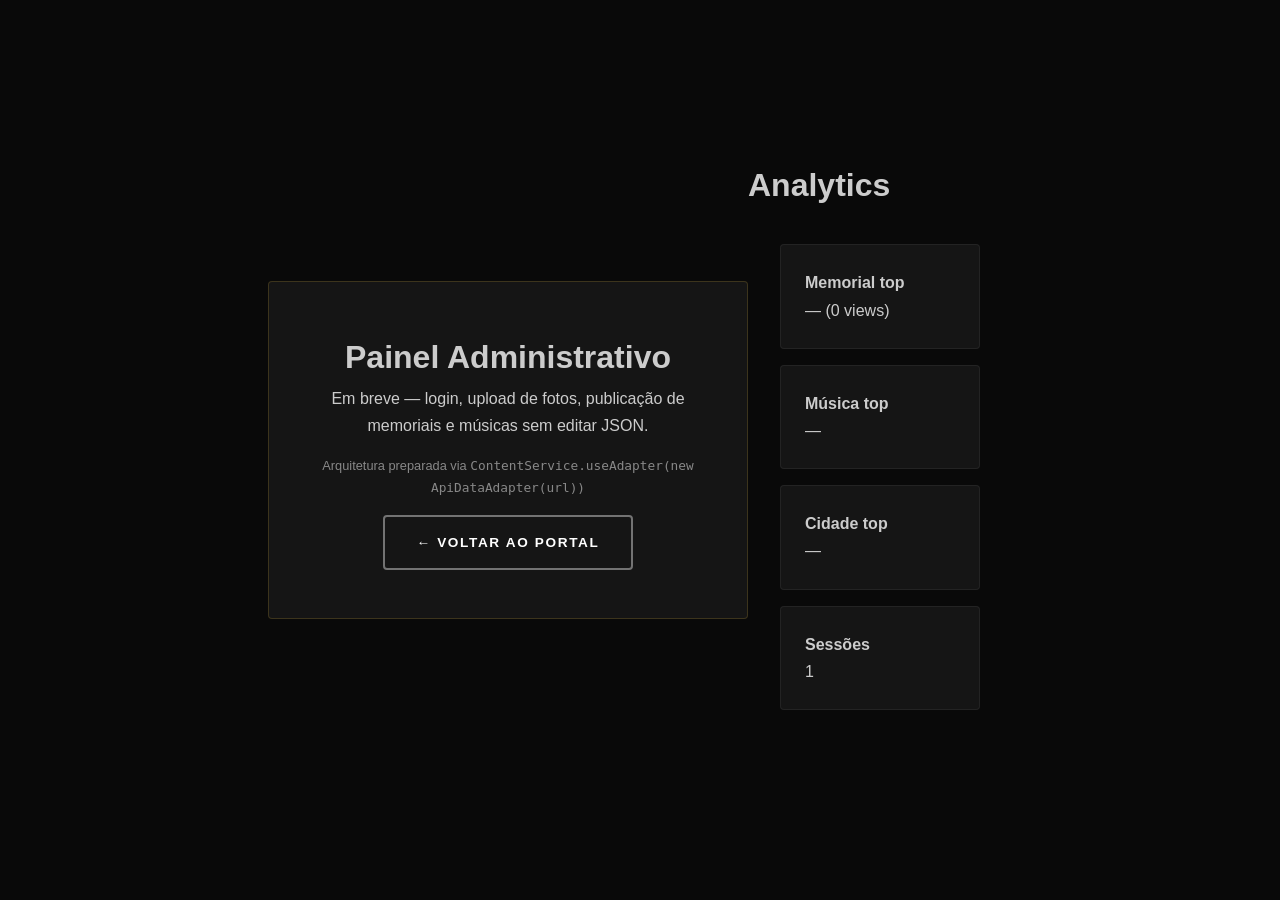
<file: admin/index.html>
<!DOCTYPE html>
<html lang="pt-BR">
<head>
  <meta charset="UTF-8">
  <meta name="viewport" content="width=device-width, initial-scale=1.0">
  <title>Admin | Ministério Elias Silva</title>
  <link rel="stylesheet" href="../css/style.css">
  <link rel="stylesheet" href="../css/platform.css">
</head>
<body data-page="admin" class="admin-body">
  <div class="admin-gate" id="admin-gate">
    <div class="admin-card">
      <h1>Painel Administrativo</h1>
      <p>Em breve — login, upload de fotos, publicação de memoriais e músicas sem editar JSON.</p>
      <p class="admin-note">Arquitetura preparada via <code>ContentService.useAdapter(new ApiDataAdapter(url))</code></p>
      <a href="../index.html" class="btn btn--outline">← Voltar ao portal</a>
    </div>
  </div>
  <div class="admin-dashboard" id="admin-dashboard" hidden>
    <h1>Analytics</h1>
    <div id="analytics-panel"></div>
  </div>
  <script src="../services/analyticsService.js"></script>
  <script>
    document.addEventListener('DOMContentLoaded', () => {
      const dash = AnalyticsService.getDashboard();
      const panel = document.getElementById('analytics-panel');
      panel.innerHTML = `
        <div class="analytics-grid">
          <div class="analytics-card"><strong>Memorial top</strong><p>${dash.memorialTop?.id || '—'} (${dash.memorialTop?.count || 0} views)</p></div>
          <div class="analytics-card"><strong>Música top</strong><p>${dash.musicaTop?.id || '—'}</p></div>
          <div class="analytics-card"><strong>Cidade top</strong><p>${dash.cidadeTop?.[0] || '—'}</p></div>
          <div class="analytics-card"><strong>Sessões</strong><p>${dash.totalSessions}</p></div>
        </div>`;
      document.getElementById('admin-dashboard').hidden = false;
    });
  </script>
</body>
</html>
</file>
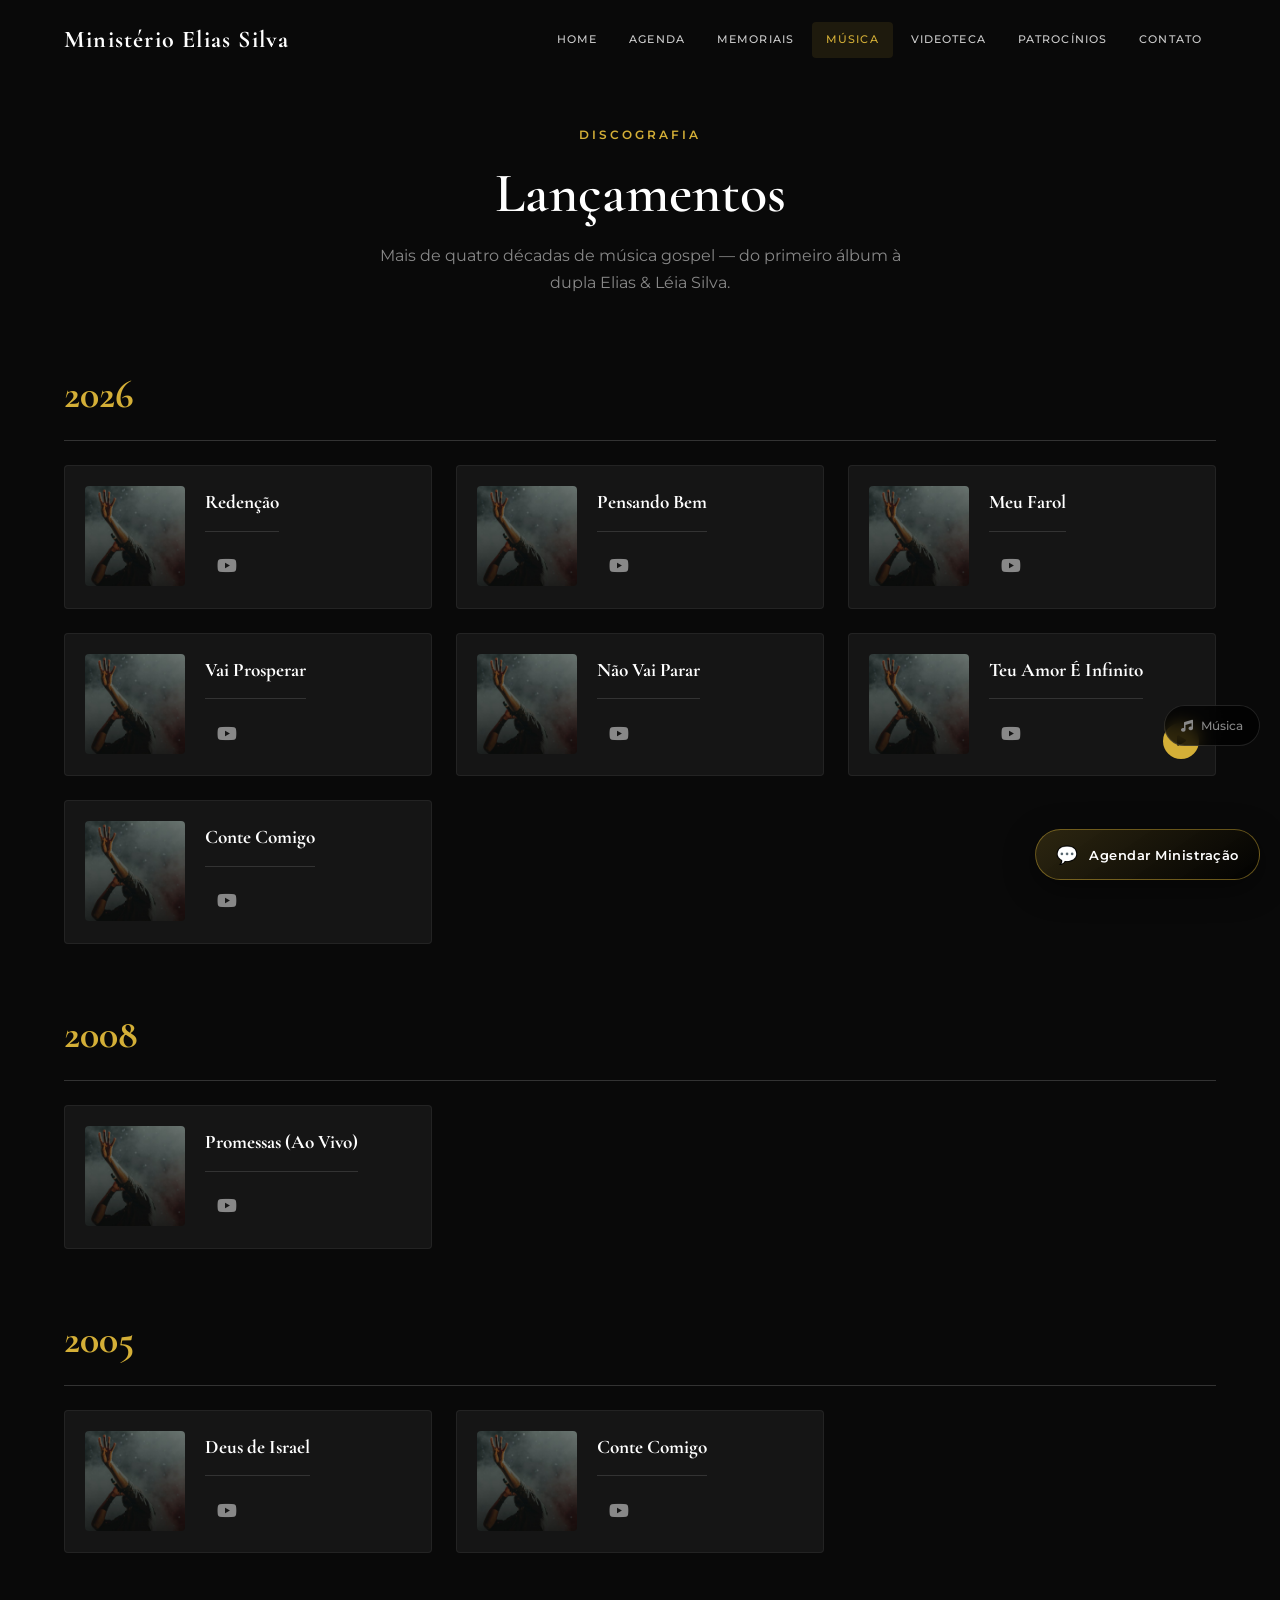
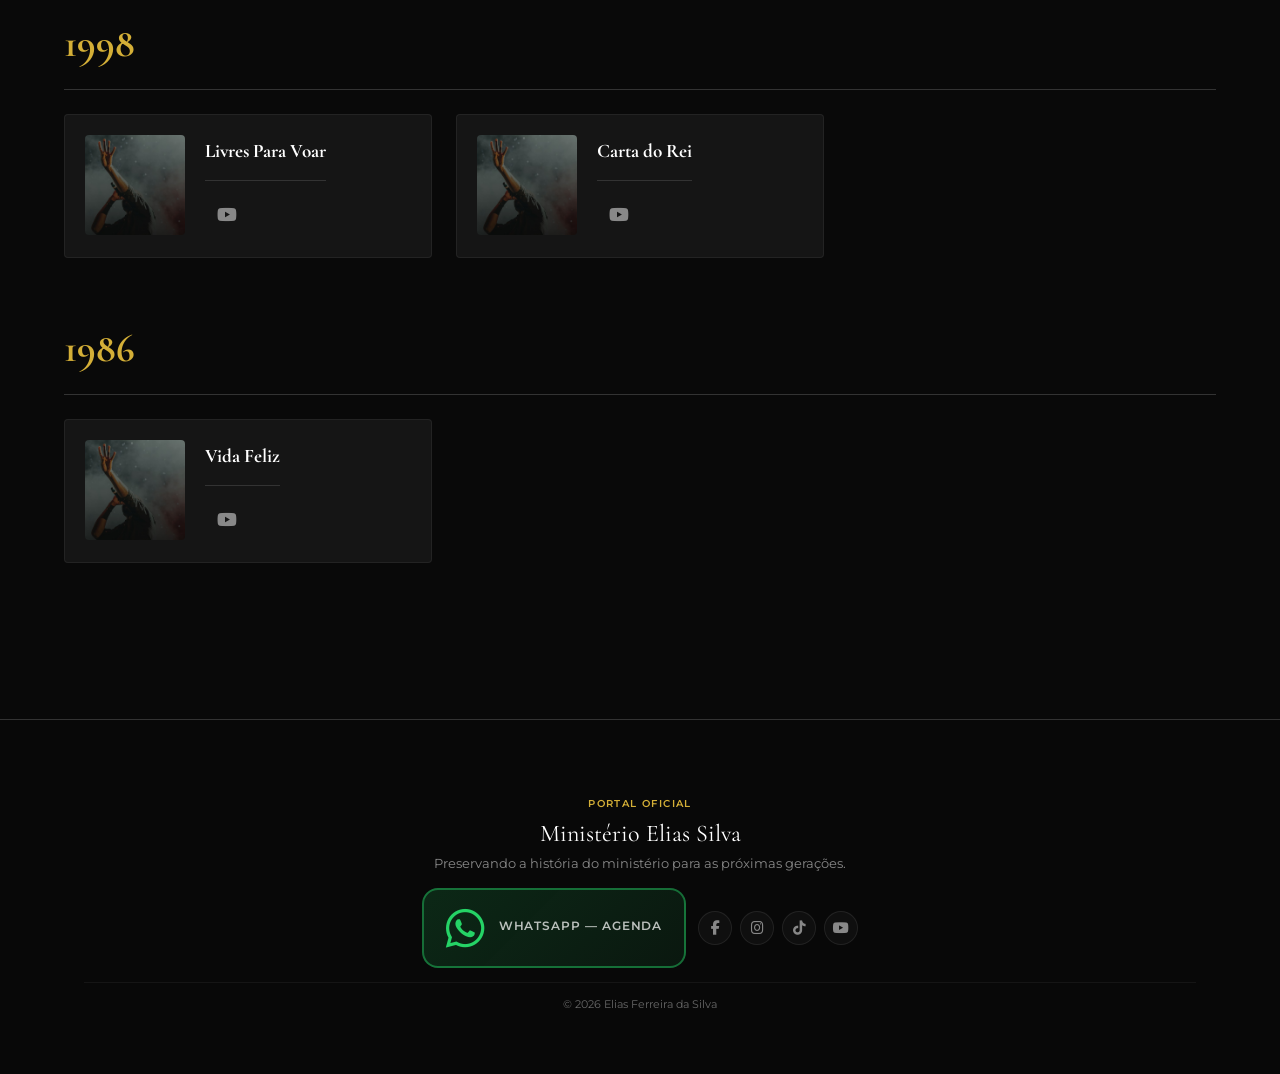
<file: discografia.html>
<!DOCTYPE html>

<html lang="pt-BR">

<head>

  <meta charset="UTF-8">

  <meta name="viewport" content="width=device-width, initial-scale=1.0, viewport-fit=cover">

  <meta name="description" content="Discografia completa do Ministério Elias Silva — álbuns, singles e lançamentos desde 1986.">

  <title>Discografia | Ministério Elias Silva</title>

  <link rel="preconnect" href="https://fonts.googleapis.com">

  <link rel="preconnect" href="https://fonts.gstatic.com" crossorigin>

  <link href="https://fonts.googleapis.com/css2?family=Cormorant+Garamond:ital,wght@0,400;0,600;0,700;1,400&family=Montserrat:wght@300;400;500;600;700&display=swap" rel="stylesheet">

  <link rel="stylesheet" href="https://cdnjs.cloudflare.com/ajax/libs/font-awesome/6.5.1/css/all.min.css">

  <link rel="stylesheet" href="css/style.css">

  <link rel="stylesheet" href="css/responsive.css">

  <link rel="stylesheet" href="css/experience.css">

  <link rel="stylesheet" href="css/videoteca.css?v=4.3">

  <link rel="stylesheet" href="css/premium.css">

  <link rel="stylesheet" href="css/agenda-bot.css">

  <link rel="stylesheet" href="css/background-music.css">

  <link rel="stylesheet" href="css/ads.css">

  <link rel="icon" href="assets/icons/favicon.svg" type="image/svg+xml">

</head>

<body data-page="discografia">

  <header class="header" id="header">

    <nav class="nav container">

      <a href="index.html" class="nav__logo">Ministério Elias Silva</a>

      <div class="nav__menu" id="nav-menu">

        <ul class="nav__list">

          <li><a href="index.html" class="nav__link">Home</a></li>

          <li><a href="index.html#agenda" class="nav__link">Agenda</a></li>

          <li><a href="memoriais.html" class="nav__link">Memoriais</a></li>

          <li><a href="discografia.html" class="nav__link active">Música</a></li>

          <li><a href="videoteca.html" class="nav__link">Videoteca</a></li>

          <li><a href="videoteca.html#videoteca-parcerias-section" class="nav__link">Patrocínios</a></li>

          <li><a href="index.html#contato" class="nav__link">Contato</a></li>

        </ul>

        <div class="nav__contact">
          <a href="https://wa.me/5511970472292" class="nav__whatsapp" target="_blank" rel="noopener noreferrer">
            <i class="fab fa-whatsapp" aria-hidden="true"></i>
            <span class="nav__whatsapp-copy">
              <span class="nav__whatsapp-label">WhatsApp — Agenda</span>
              <strong class="nav__whatsapp-number">(11) 97047-2292</strong>
            </span>
          </a>
        </div>

      </div>

      <button class="nav__toggle" id="nav-toggle" type="button" aria-label="Abrir menu" aria-expanded="false" aria-controls="nav-menu">
        <i class="fas fa-bars" id="nav-toggle-icon" aria-hidden="true"></i>
      </button>

    </nav>

  </header>



  <main id="main-content" class="section" style="padding-top:120px">

    <div class="container">

      <div class="section__header">

        <span class="section__label">Discografia</span>

        <h1 class="section__title">Lançamentos</h1>

        <p class="section__note">Mais de quatro décadas de música gospel — do primeiro álbum à dupla Elias & Léia Silva.</p>

      </div>

      <div id="discografia-grid"></div>

      <aside class="ad-slot ad-slot--wide" data-ad-slot="discografia-mid" hidden aria-label="Publicidade"></aside>

    </div>

  </main>



  <footer class="footer footer--legacy">
    <div class="container">
      <div class="footer-legacy">
        <div class="footer-legacy__main">
          <span class="footer-legacy__badge">Portal Oficial</span>
          <h2 class="footer-legacy__title">Ministério Elias Silva</h2>
          <p class="footer-legacy__mission">Preservando a história do ministério para as próximas gerações.</p>
        </div>
        <div class="footer-legacy__actions">
          <a href="https://wa.me/5511970472292" class="footer-legacy__whatsapp" target="_blank" rel="noopener noreferrer">
            <i class="fab fa-whatsapp" aria-hidden="true"></i>
            <span class="footer-legacy__whatsapp-copy">
              <span class="footer-legacy__whatsapp-label">WhatsApp — Agenda</span>
              <strong class="footer-legacy__whatsapp-number">(11) 97047-2292</strong>
            </span>
          </a>
          <nav class="footer-legacy__social" aria-label="Redes sociais oficiais">
            <a href="https://www.facebook.com/CANTORELIASSILVAOFICIAL" target="_blank" rel="noopener noreferrer" aria-label="Facebook"><i class="fab fa-facebook-f"></i></a>
            <a href="https://www.instagram.com/cantoreliassilvaoficial/" target="_blank" rel="noopener noreferrer" aria-label="Instagram"><i class="fab fa-instagram"></i></a>
            <a href="https://www.tiktok.com/@cantoreliassilvaoficial" target="_blank" rel="noopener noreferrer" aria-label="TikTok"><i class="fab fa-tiktok"></i></a>
            <a href="https://www.youtube.com/@cantoreliassilvaoficial" target="_blank" rel="noopener noreferrer" aria-label="YouTube"><i class="fab fa-youtube"></i></a>
          </nav>
        </div>
        <p class="footer-legacy__copy">&copy; 2026 Elias Ferreira da Silva</p>
      </div>
    </div>
  </footer>



  <div class="video-modal" id="video-modal" aria-hidden="true">
    <div class="video-modal__overlay"></div>
    <div class="video-modal__content video-modal__content--cinema">
      <button class="video-modal__close" aria-label="Fechar vídeo"><i class="fas fa-times"></i></button>
      <div class="video-modal__layout">
        <div class="video-modal__main">
          <div class="video-modal__iframe-wrap">
            <div id="video-player-host"></div>
            <div id="video-modal-upnext" class="video-modal__upnext" aria-live="polite"></div>
          </div>
          <div class="video-modal__info">
            <h3 id="video-modal-title"></h3>
            <p id="video-modal-desc"></p>
            <div id="video-modal-next"></div>
            <div id="video-modal-related"></div>
          </div>
        </div>
        <aside class="video-modal__aside">
          <div id="video-modal-sheet"></div>
        </aside>
      </div>
    </div>
  </div>



  <script src="js/ministry.js"></script>

  <script src="services/adapters/jsonAdapter.js"></script>

  <script src="services/contentService.js"></script>

  <script src="js/portal/videoService.js?v=4.3"></script>

  <script src="js/portal/videoModal.js?v=4.3"></script>

  <script src="js/portal/render-helpers.js"></script>

  <script src="js/portal/render-media.js?v=4.4"></script>

  <script src="js/player.js"></script>

  <script src="services/agendaBotService.js"></script>

  <script src="js/portal/agenda-bot.js"></script>

  <script src="js/portal/background-music.js?v=4.0"></script>

  <script src="js/main.js"></script>

  <script src="js/portal/ads.js?v=1.0"></script>

  <script>

    document.addEventListener('DOMContentLoaded', () => {

      ContentService.init('').then(() => {
        renderDiscografia();
      });

    });

  </script>

</body>

</html>
</file>
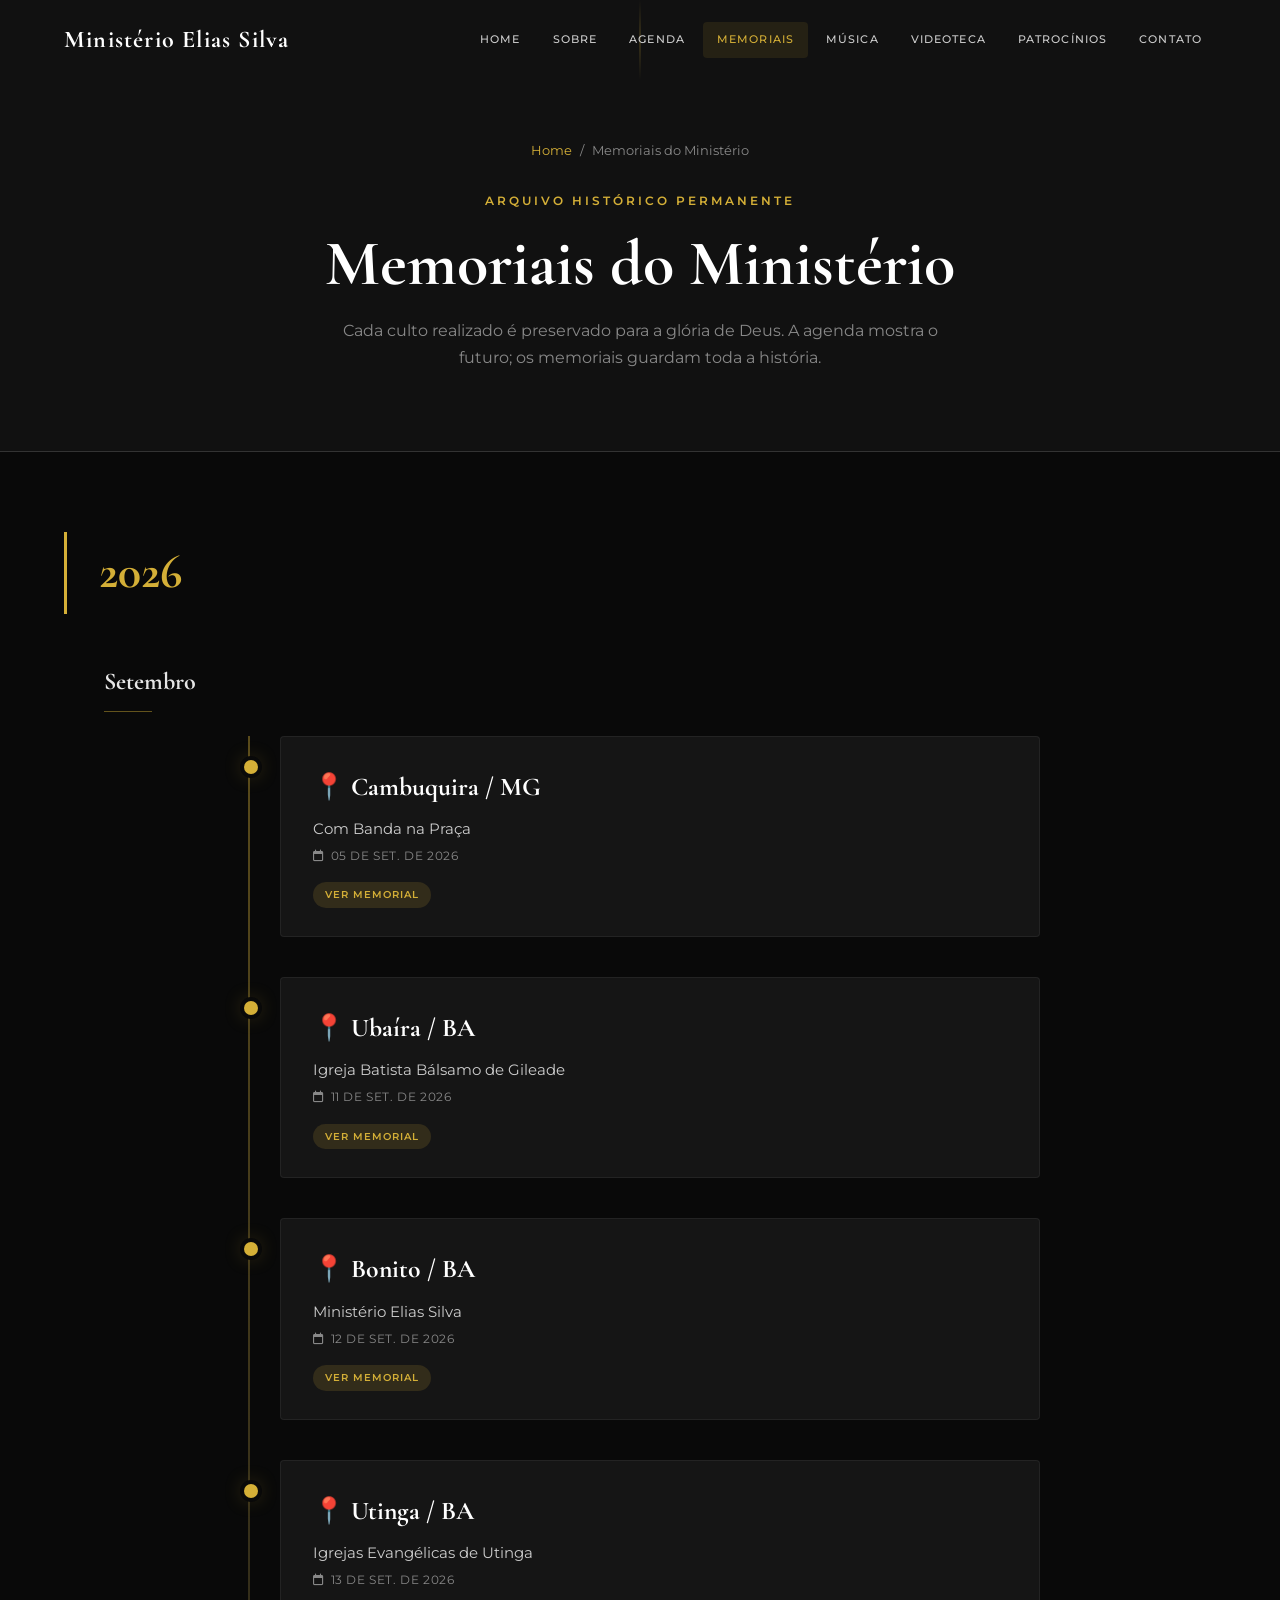
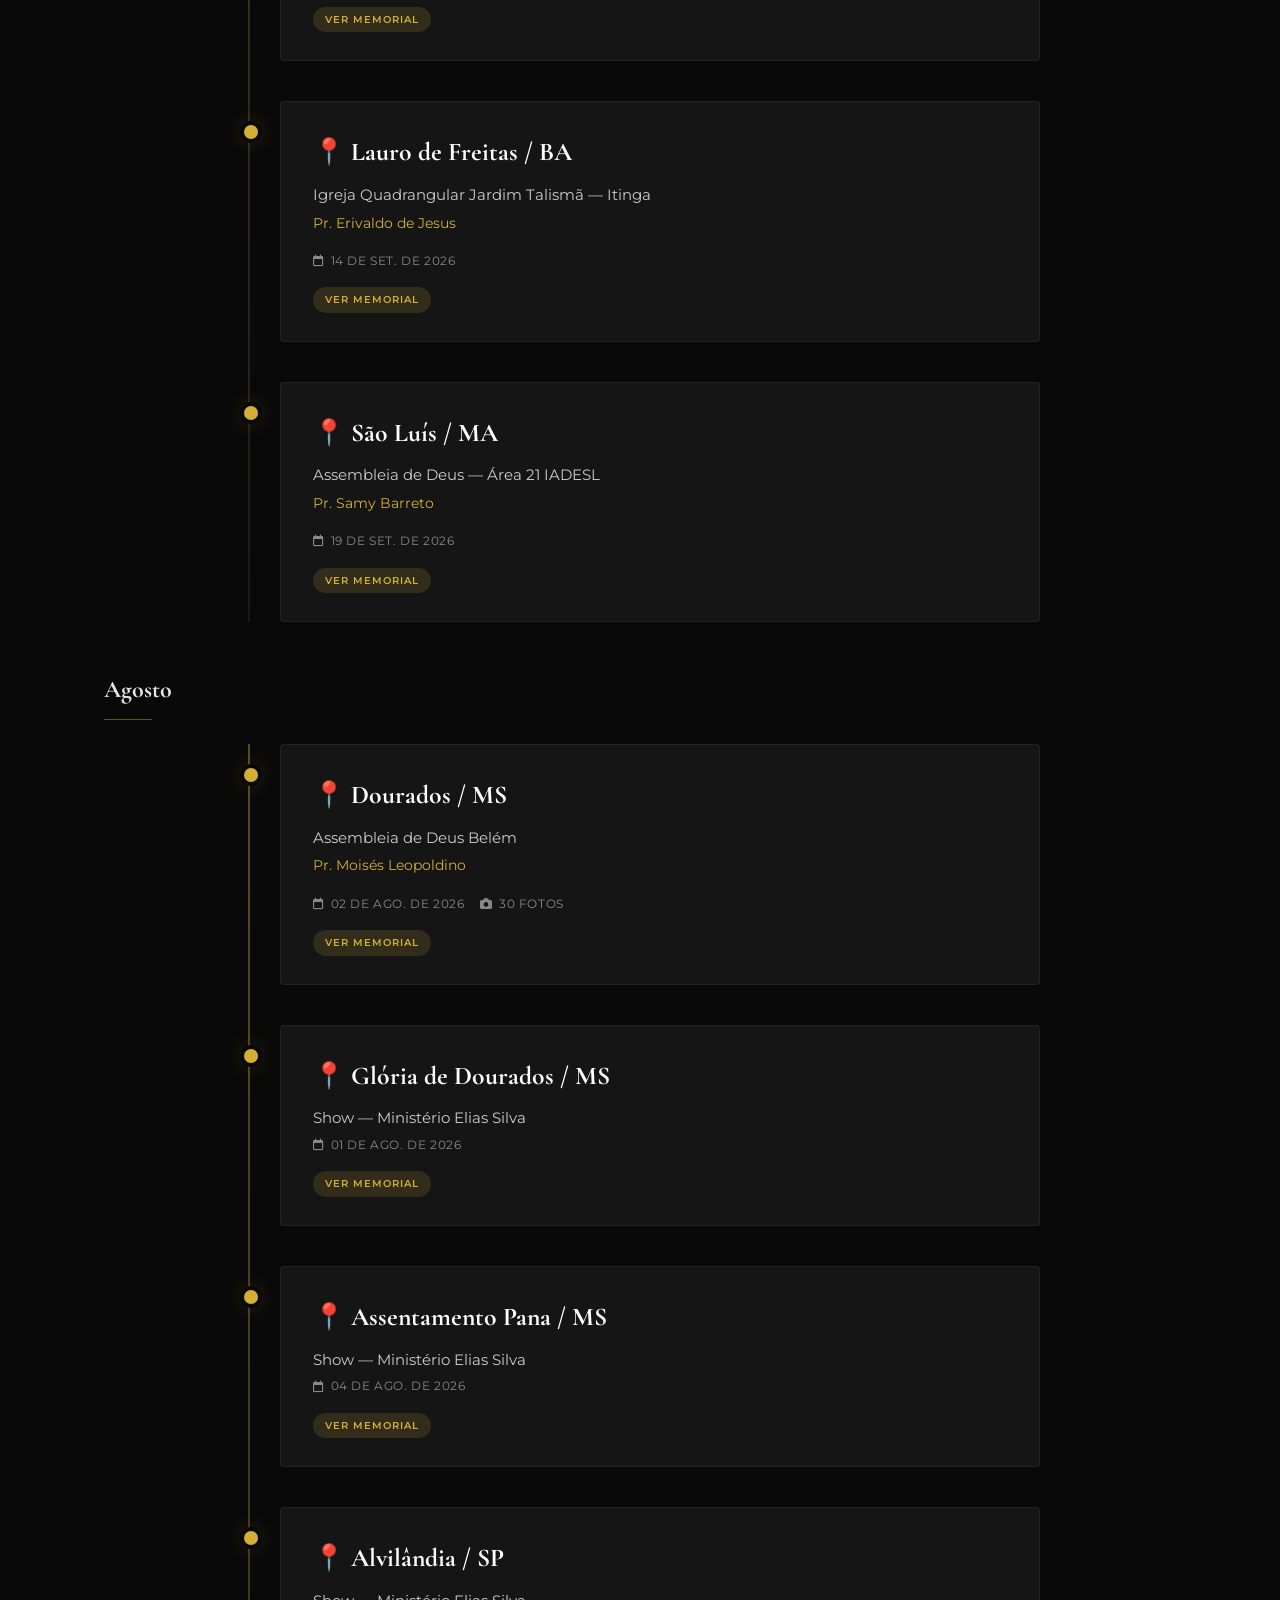
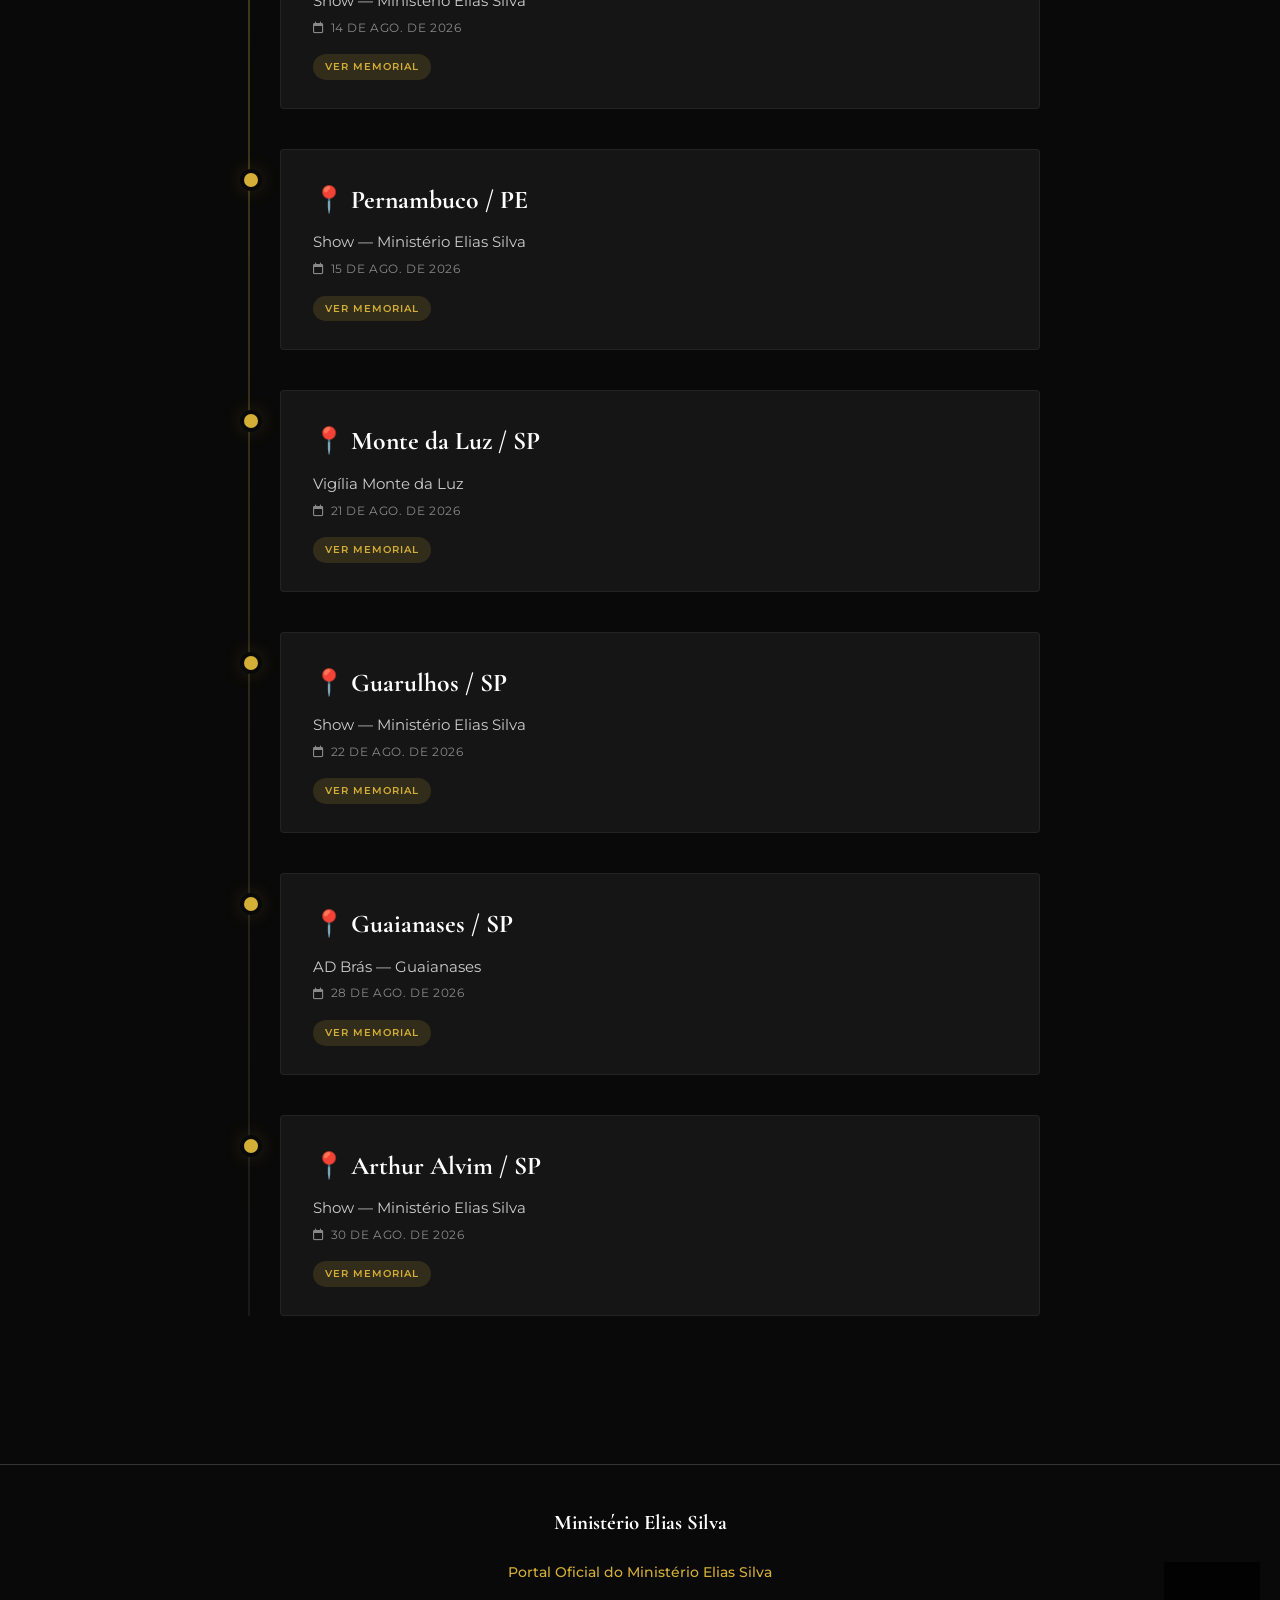
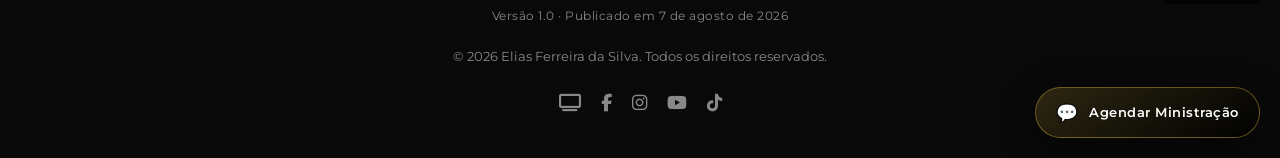
<file: memoriais.html>
<!DOCTYPE html>

<html lang="pt-BR">

<head>

  <meta charset="UTF-8">

  <meta name="viewport" content="width=device-width, initial-scale=1.0, viewport-fit=cover">
  <link rel="canonical" href="https://ministerioeliassilva.com.br/memoriais.html">
  <meta property="og:url" content="https://ministerioeliassilva.com.br/memoriais.html">

  <meta name="description" content="Memoriais do Ministério Elias Silva — Arquivo histórico permanente.">

  <meta property="og:title" content="Memoriais do Ministério | Ministério Elias Silva">

  <meta property="og:type" content="website">

  <meta name="referrer" content="strict-origin-when-cross-origin">

  <meta http-equiv="X-Content-Type-Options" content="nosniff">

  <title>Memoriais do Ministério | Ministério Elias Silva</title>

  <link rel="icon" href="assets/icons/favicon.svg" type="image/svg+xml">

  <link rel="apple-touch-icon" href="assets/icons/favicon.svg">

  <link rel="manifest" href="manifest.json">

  <meta name="theme-color" content="#D4AF37">

  <link rel="preconnect" href="https://fonts.googleapis.com">

  <link rel="preconnect" href="https://fonts.gstatic.com" crossorigin>

  <link href="https://fonts.googleapis.com/css2?family=Cormorant+Garamond:ital,wght@0,400;0,600;0,700;1,400&family=Montserrat:wght@300;400;500;600;700&display=swap" rel="stylesheet">

  <link rel="stylesheet" href="https://cdnjs.cloudflare.com/ajax/libs/font-awesome/6.5.1/css/all.min.css">

  <link rel="stylesheet" href="css/style.css">

  <link rel="stylesheet" href="css/memorials.css">

  <link rel="stylesheet" href="css/responsive.css">

  <link rel="stylesheet" href="css/platform.css">

  <link rel="stylesheet" href="css/premium.css">

  <link rel="stylesheet" href="css/agenda-bot.css">

  <link rel="stylesheet" href="css/background-music.css">

  <link rel="stylesheet" href="css/ads.css">

</head>

<body data-page="memoriais" data-base-path="" data-nav-base="" data-nav-active="memoriais">

  <a href="#main-content" class="skip-link">Ir para o conteúdo</a>



  <div id="site-nav"></div>



  <main id="main-content">

    <section class="page-hero">

      <div class="container">

        <nav class="breadcrumb" aria-label="Navegação">

          <a href="index.html">Home</a><span>/</span><span>Memoriais do Ministério</span>

        </nav>

        <span class="page-hero__label">Arquivo histórico permanente</span>

        <h1 class="page-hero__title">Memoriais do Ministério</h1>

        <p class="page-hero__desc">Cada culto realizado é preservado para a glória de Deus. A agenda mostra o futuro; os memoriais guardam toda a história.</p>

      </div>

    </section>



    <section class="timeline-section">

      <div class="container skeleton-wrap is-loading" id="memoriais-timeline">

        <div class="skeleton skeleton--list"><div class="skeleton__block"></div><div class="skeleton__block"></div><div class="skeleton__block"></div></div>

      </div>

    </section>

    <aside class="ad-slot ad-slot--wide container" data-ad-slot="memoriais-mid" hidden aria-label="Publicidade"></aside>

  </main>



  <div id="site-footer"></div>

  <button class="back-to-top" id="back-to-top" aria-label="Voltar ao topo"><i class="fas fa-chevron-up"></i></button>



  <script src="js/ministry.js"></script>

  <script src="services/adapters/jsonAdapter.js"></script>

  <script src="services/narrativeService.js"></script>

  <script src="services/contentService.js"></script>

  <script src="services/analyticsService.js"></script>

  <script src="js/premium/skeleton.js"></script>

  <script src="js/premium/experience.js"></script>

  <script src="js/portal/seo.js"></script>

  <script src="js/portal/memoriais-index.js"></script>

  <script src="js/nav.js"></script>

  <script src="services/agendaBotService.js"></script>

  <script src="js/portal/agenda-bot.js"></script>

  <script src="js/portal/background-music.js?v=4.0"></script>

  <script src="js/main.js"></script>

  <script src="js/portal/ads.js?v=1.0"></script>

</body>

</html>
</file>
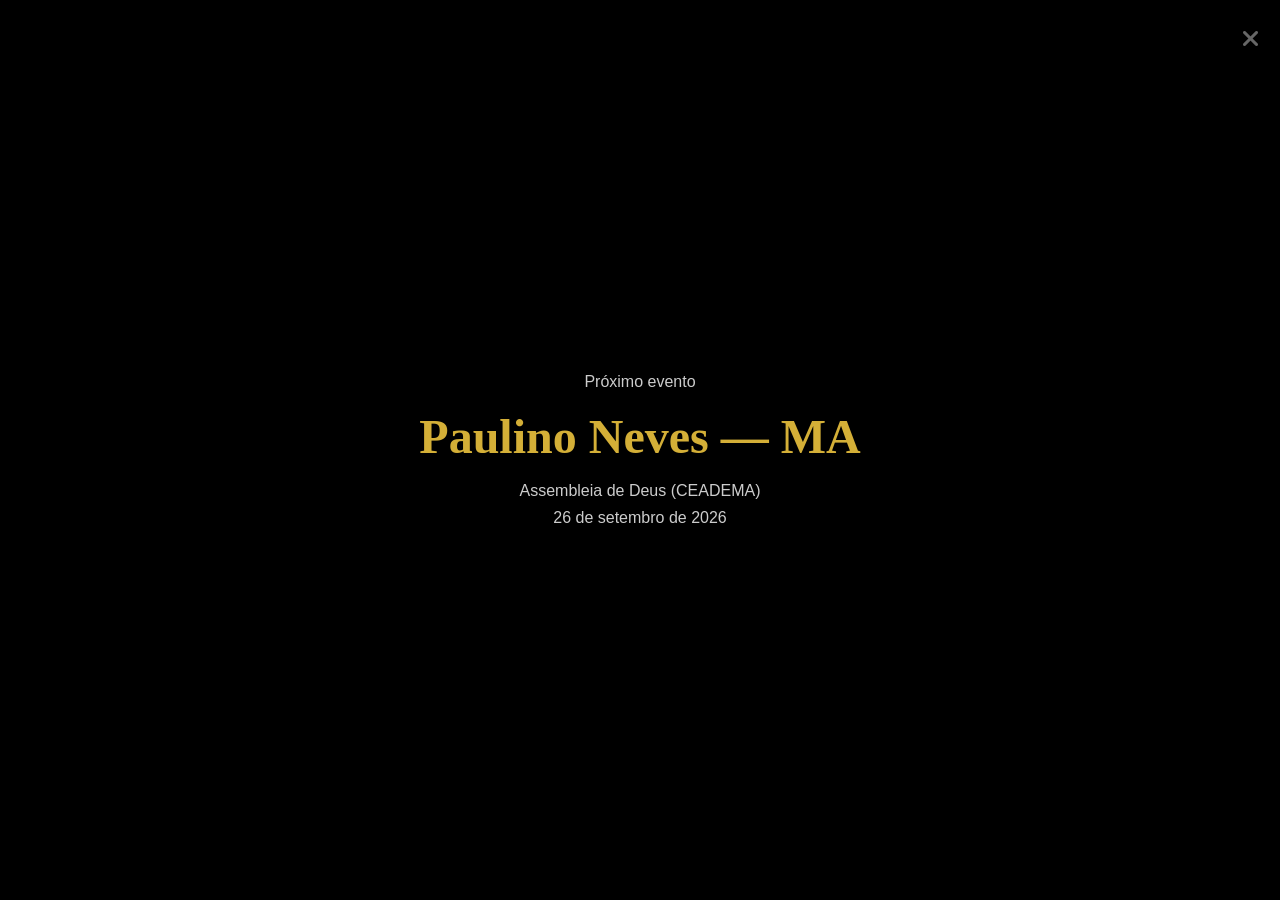
<file: tv.html>
<!DOCTYPE html>
<html lang="pt-BR">
<head>
  <meta charset="UTF-8">
  <meta name="viewport" content="width=device-width, initial-scale=1.0">
  <title>Modo TV | Ministério Elias Silva</title>
  <link rel="stylesheet" href="css/style.css">
  <link rel="stylesheet" href="css/platform.css">
</head>
<body data-page="tv" class="tv-body">
  <div id="tv-root"></div>
  <a href="index.html" class="tv-exit" title="Sair"><i class="fas fa-times"></i></a>
  <link rel="stylesheet" href="https://cdnjs.cloudflare.com/ajax/libs/font-awesome/6.5.1/css/all.min.css">
  <script src="js/ministry.js"></script>
  <script src="services/adapters/jsonAdapter.js"></script>
  <script src="services/narrativeService.js"></script>
  <script src="services/contentService.js"></script>
  <script src="js/portal/tv.js"></script>
</body>
</html>
</file>
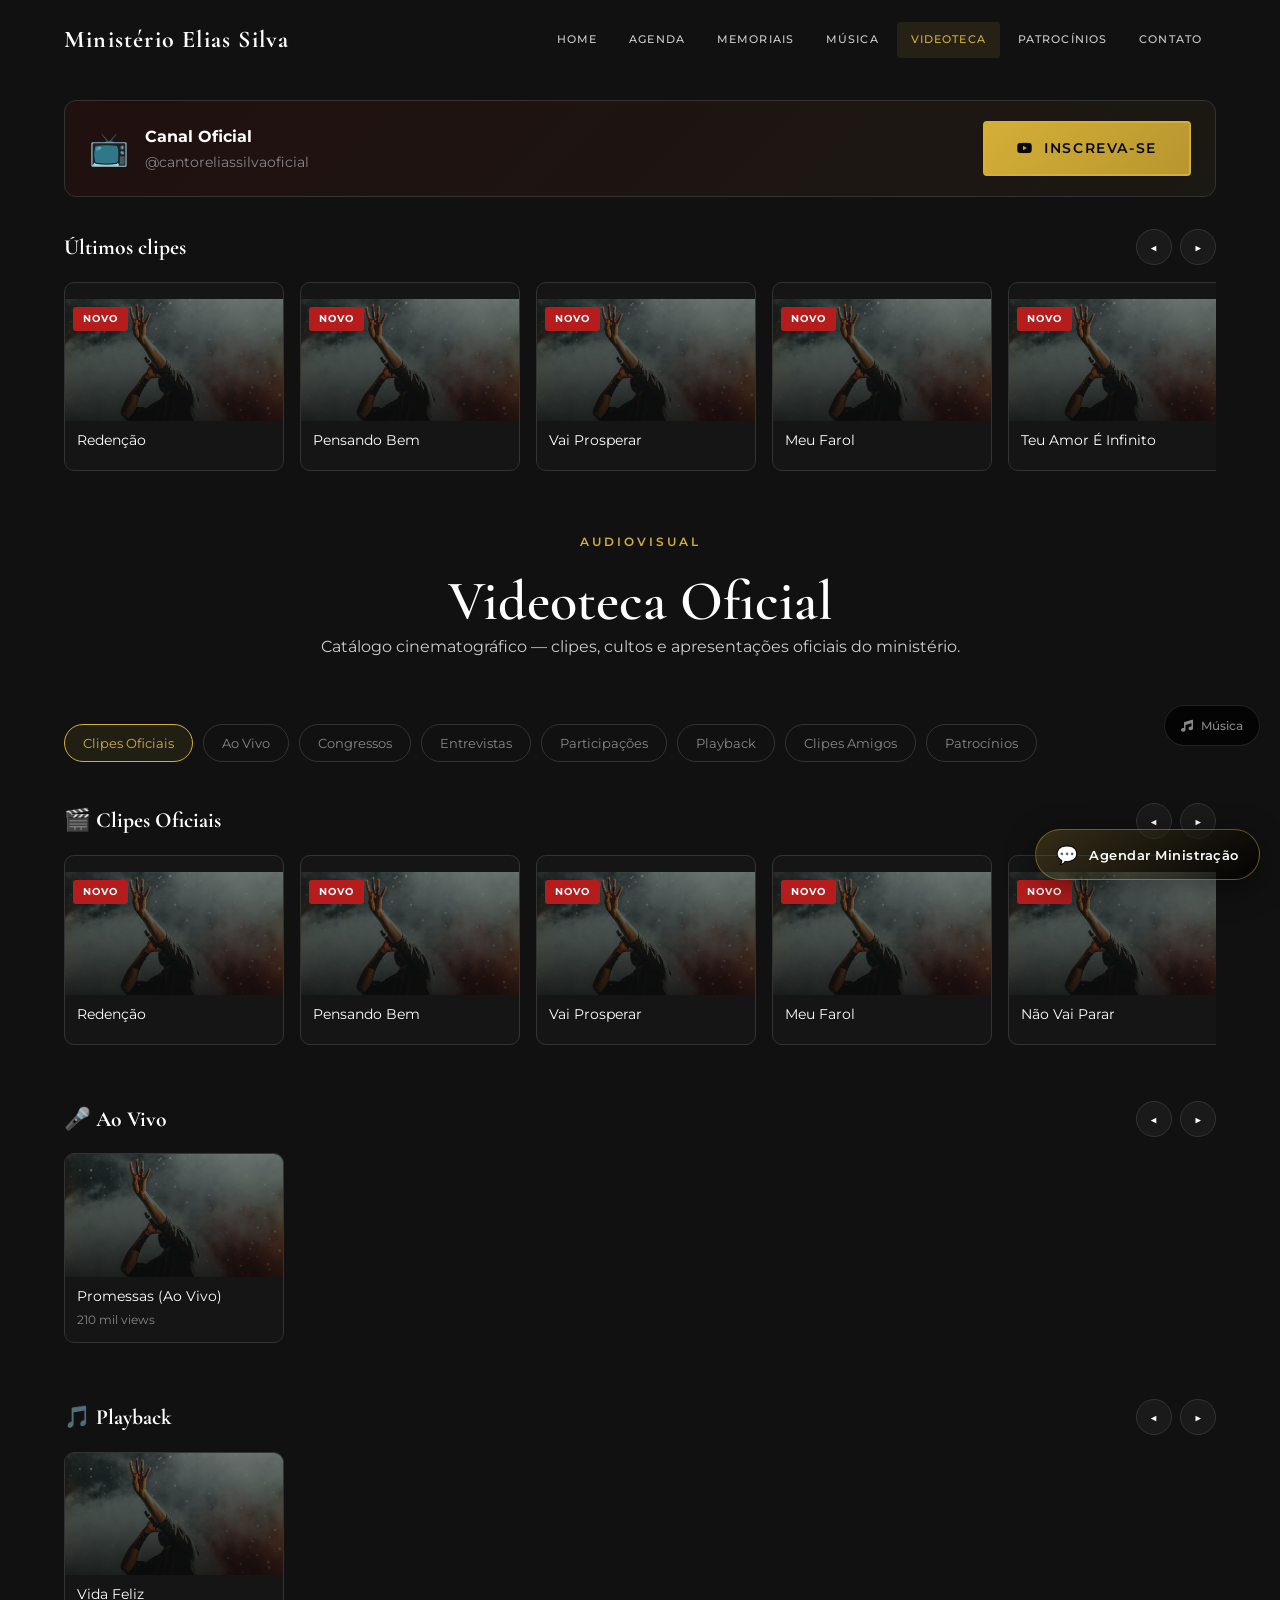
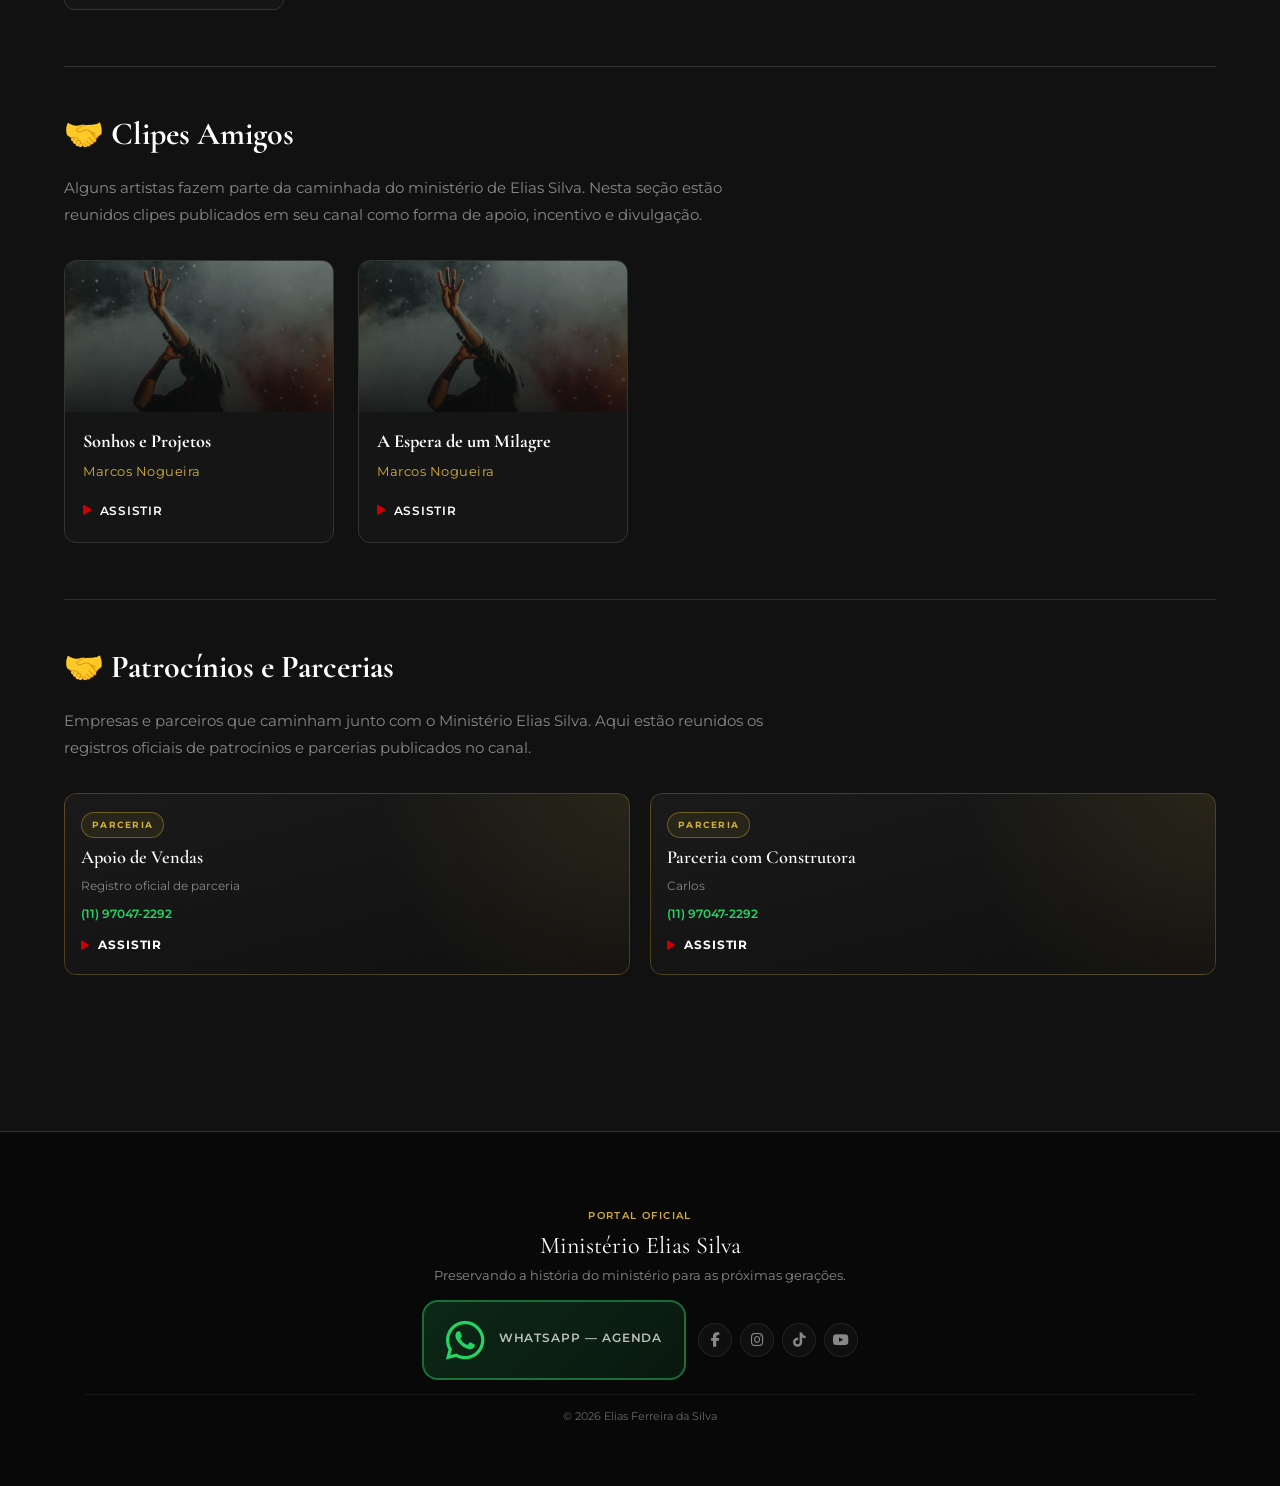
<file: videoteca.html>
<!DOCTYPE html>

<html lang="pt-BR">

<head>

  <meta charset="UTF-8">

  <meta name="viewport" content="width=device-width, initial-scale=1.0, viewport-fit=cover">

  <meta name="description" content="Videoteca oficial do Ministério Elias Silva — clipes, cultos, congressos e apresentações ao vivo.">

  <title>Videoteca | Ministério Elias Silva</title>

  <link rel="preconnect" href="https://fonts.googleapis.com">

  <link rel="preconnect" href="https://fonts.gstatic.com" crossorigin>

  <link href="https://fonts.googleapis.com/css2?family=Cormorant+Garamond:ital,wght@0,400;0,600;0,700;1,400&family=Montserrat:wght@300;400;500;600;700&display=swap" rel="stylesheet">

  <link rel="stylesheet" href="https://cdnjs.cloudflare.com/ajax/libs/font-awesome/6.5.1/css/all.min.css">

  <link rel="stylesheet" href="css/style.css">

  <link rel="stylesheet" href="css/responsive.css">

  <link rel="stylesheet" href="css/videoteca.css?v=4.5">

  <link rel="stylesheet" href="css/agenda-bot.css">

  <link rel="stylesheet" href="css/background-music.css">

  <link rel="stylesheet" href="css/ads.css">

  <link rel="icon" href="assets/icons/favicon.svg" type="image/svg+xml">

</head>

<body data-page="videoteca">

  <header class="header" id="header">

    <nav class="nav container">

      <a href="index.html" class="nav__logo">Ministério Elias Silva</a>

      <div class="nav__menu" id="nav-menu">

        <ul class="nav__list">

          <li><a href="index.html" class="nav__link">Home</a></li>

          <li><a href="index.html#agenda" class="nav__link">Agenda</a></li>

          <li><a href="memoriais.html" class="nav__link">Memoriais</a></li>

          <li><a href="discografia.html" class="nav__link">Música</a></li>

          <li><a href="videoteca.html" class="nav__link">Videoteca</a></li>

          <li><a href="#videoteca-parcerias-section" class="nav__link">Patrocínios</a></li>

          <li><a href="index.html#contato" class="nav__link">Contato</a></li>

        </ul>

        <div class="nav__contact">
          <a href="https://wa.me/5511970472292" class="nav__whatsapp" target="_blank" rel="noopener noreferrer">
            <i class="fab fa-whatsapp" aria-hidden="true"></i>
            <span class="nav__whatsapp-copy">
              <span class="nav__whatsapp-label">WhatsApp — Agenda</span>
              <strong class="nav__whatsapp-number">(11) 97047-2292</strong>
            </span>
          </a>
        </div>

      </div>

      <button class="nav__toggle" id="nav-toggle" type="button" aria-label="Abrir menu" aria-expanded="false" aria-controls="nav-menu">
        <i class="fas fa-bars" id="nav-toggle-icon" aria-hidden="true"></i>
      </button>

    </nav>

  </header>



  <main id="main-content" class="section videoclipes" style="padding-top:100px">

    <div id="videoteca-channel" class="container"></div>

    <div id="videoteca-carousel" class="container"></div>

    <aside class="ad-slot ad-slot--wide container" data-ad-slot="videoteca-mid" hidden aria-label="Publicidade"></aside>

    <div class="container">

      <div class="section__header">

        <span class="section__label">Audiovisual</span>

        <h1 class="section__title">Videoteca Oficial</h1>

        <p class="section__note">Catálogo cinematográfico — clipes, cultos e apresentações oficiais do ministério.</p>

      </div>

      <nav class="videoteca-nav" aria-label="Categorias da videoteca">

        <button type="button" class="videoteca-nav__btn active" data-videoteca-nav="clipe-oficial">Clipes Oficiais</button>

        <button type="button" class="videoteca-nav__btn" data-videoteca-nav="ao-vivo">Ao Vivo</button>

        <button type="button" class="videoteca-nav__btn" data-videoteca-nav="congressos">Congressos</button>

        <button type="button" class="videoteca-nav__btn" data-videoteca-nav="entrevista">Entrevistas</button>

        <button type="button" class="videoteca-nav__btn" data-videoteca-nav="participacao">Participações</button>

        <button type="button" class="videoteca-nav__btn" data-videoteca-nav="playback">Playback</button>

        <button type="button" class="videoteca-nav__btn" data-videoteca-nav="clipes-amigos">Clipes Amigos</button>

        <button type="button" class="videoteca-nav__btn" data-videoteca-nav="parcerias-section">Patrocínios</button>

      </nav>

      <div id="videoteca-sections"></div>

      <div id="videoteca-amigos" class="videoteca-amigos-wrap"></div>

      <div id="videoteca-parcerias" class="videoteca-parcerias-wrap"></div>

    </div>

  </main>



  <footer class="footer footer--legacy">
    <div class="container">
      <div class="footer-legacy">
        <div class="footer-legacy__main">
          <span class="footer-legacy__badge">Portal Oficial</span>
          <h2 class="footer-legacy__title">Ministério Elias Silva</h2>
          <p class="footer-legacy__mission">Preservando a história do ministério para as próximas gerações.</p>
        </div>
        <div class="footer-legacy__actions">
          <a href="https://wa.me/5511970472292" class="footer-legacy__whatsapp" target="_blank" rel="noopener noreferrer">
            <i class="fab fa-whatsapp" aria-hidden="true"></i>
            <span class="footer-legacy__whatsapp-copy">
              <span class="footer-legacy__whatsapp-label">WhatsApp — Agenda</span>
              <strong class="footer-legacy__whatsapp-number">(11) 97047-2292</strong>
            </span>
          </a>
          <nav class="footer-legacy__social" aria-label="Redes sociais oficiais">
            <a href="https://www.facebook.com/CANTORELIASSILVAOFICIAL" target="_blank" rel="noopener noreferrer" aria-label="Facebook"><i class="fab fa-facebook-f"></i></a>
            <a href="https://www.instagram.com/cantoreliassilvaoficial/" target="_blank" rel="noopener noreferrer" aria-label="Instagram"><i class="fab fa-instagram"></i></a>
            <a href="https://www.tiktok.com/@cantoreliassilvaoficial" target="_blank" rel="noopener noreferrer" aria-label="TikTok"><i class="fab fa-tiktok"></i></a>
            <a href="https://www.youtube.com/@cantoreliassilvaoficial" target="_blank" rel="noopener noreferrer" aria-label="YouTube"><i class="fab fa-youtube"></i></a>
          </nav>
        </div>
        <p class="footer-legacy__copy">&copy; 2026 Elias Ferreira da Silva</p>
      </div>
    </div>
  </footer>



  <div class="video-modal" id="video-modal" aria-hidden="true">

    <div class="video-modal__overlay"></div>

    <div class="video-modal__content video-modal__content--cinema">

      <button class="video-modal__close" aria-label="Fechar vídeo"><i class="fas fa-times"></i></button>

      <div class="video-modal__layout">

        <div class="video-modal__main">

          <div class="video-modal__iframe-wrap">

            <div id="video-player-host"></div>

            <div id="video-modal-upnext" class="video-modal__upnext" aria-live="polite"></div>

          </div>

          <div class="video-modal__info">

            <h3 id="video-modal-title"></h3>

            <p id="video-modal-desc"></p>

            <div id="video-modal-next"></div>

            <div id="video-modal-related"></div>

          </div>

        </div>

        <aside class="video-modal__aside">

          <div id="video-modal-sheet"></div>

        </aside>

      </div>

    </div>

  </div>



  <script src="js/ministry.js"></script>

  <script src="services/adapters/jsonAdapter.js"></script>

  <script src="services/contentService.js"></script>

  <script src="js/portal/videoService.js?v=4.7"></script>

  <script src="js/portal/videoModal.js?v=4.6"></script>

  <script src="js/portal/render-helpers.js"></script>

  <script src="js/portal/render-videoteca.js?v=4.1"></script>

  <script src="services/agendaBotService.js"></script>

  <script src="js/portal/agenda-bot.js"></script>

  <script src="js/portal/background-music.js?v=4.0"></script>

  <script src="js/main.js"></script>

  <script src="js/portal/ads.js?v=1.0"></script>

  <script>

    document.addEventListener('DOMContentLoaded', () => {
      if (location.protocol === 'file:') {
        document.getElementById('videoteca-sections').innerHTML =
          '<p class="videoteca-empty">Abra via servidor local (npx serve) para carregar os vídeos.</p>';
        return;
      }
      ContentService.init('').then(async () => {
        if (!ContentService.getSnapshot().videos?.length) {
          ContentService._ready = null;
          ContentService._data = null;
          await ContentService.init('');
        }
        renderVideotecaChannel();
        renderVideotecaCarousel();
        renderVideotecaPlaylists();
        renderVideotecaAmigos();
        renderVideotecaParcerias();
        initVideotecaCarousels();
        initVideotecaNav();
        initVideoModalClose();
        if (location.hash) {
          applyVideotecaHashNav({ smooth: false });
          window.addEventListener('load', () => applyVideotecaHashNav({ smooth: false }), { once: true });
        } else {
          activateVideotecaMainNav('');
        }
      }).catch(() => {
        document.getElementById('videoteca-sections').innerHTML =
          '<p class="videoteca-empty">Erro ao carregar vídeos. Recarregue com Ctrl+F5.</p>';
      });
    });

  </script>

</body>

</html>
</file>
<file: css/style.css>
/* ============================================
   ELIAS SILVA — Site Oficial
   Estilo cinematográfico premium
   ============================================ */

:root {
  --color-bg: #090909;
  --color-bg-alt: #111111;
  --color-bg-card: #151515;
  --color-gold: #D4AF37;
  --color-gold-light: #E8C547;
  --color-gold-dark: #B8962E;
  --color-white: #FFFFFF;
  --color-gray: #888888;
  --color-gray-dark: #333333;
  --color-gray-light: #CCCCCC;

  --font-display: 'Cormorant Garamond', Georgia, serif;
  --font-body: 'Montserrat', sans-serif;

  --header-height: 80px;
  --transition: 0.4s cubic-bezier(0.25, 0.46, 0.45, 0.94);
  --shadow-gold: 0 0 40px rgba(212, 175, 55, 0.15);
  --radius: 4px;
}

*, *::before, *::after {
  margin: 0;
  padding: 0;
  box-sizing: border-box;
}

html {
  scroll-behavior: smooth;
  scroll-padding-top: var(--header-height);
  scrollbar-width: thin;
  scrollbar-color: rgba(212, 175, 55, 0.5) rgba(255, 255, 255, 0.05);
}

/* ---- Scrollbar premium ---- */
::-webkit-scrollbar {
  width: 10px;
  height: 10px;
}

::-webkit-scrollbar-track {
  background: rgba(255, 255, 255, 0.04);
}

::-webkit-scrollbar-thumb {
  background: linear-gradient(180deg, rgba(212, 175, 55, 0.55), rgba(184, 150, 46, 0.35));
  border-radius: 999px;
  border: 2px solid rgba(9, 9, 9, 0.85);
}

::-webkit-scrollbar-thumb:hover {
  background: linear-gradient(180deg, rgba(232, 197, 71, 0.8), rgba(212, 175, 55, 0.6));
}

body.scroll-locked,
html.scroll-locked {
  overflow: hidden;
  height: 100%;
}

body {
  font-family: var(--font-body);
  font-size: 16px;
  font-weight: 400;
  line-height: 1.7;
  color: var(--color-gray-light);
  background-color: var(--color-bg);
  overflow-x: hidden;
  -webkit-font-smoothing: antialiased;
}

img {
  max-width: 100%;
  height: auto;
  display: block;
}

a {
  text-decoration: none;
  color: inherit;
  transition: color var(--transition);
}

button {
  border: none;
  background: none;
  cursor: pointer;
  font-family: inherit;
  color: inherit;
}

ul {
  list-style: none;
}

.container {
  width: 100%;
  max-width: 1200px;
  margin: 0 auto;
  padding: 0 24px;
}

/* ---- Preloader ---- */
.preloader {
  position: fixed;
  inset: 0;
  z-index: 9999;
  display: flex;
  align-items: center;
  justify-content: center;
  background: var(--color-bg);
  transition: opacity 0.6s ease, visibility 0.6s ease;
}

.preloader.hidden {
  opacity: 0;
  visibility: hidden;
  pointer-events: none;
}

.preloader__inner {
  text-align: center;
}

.preloader__logo {
  font-family: var(--font-display);
  font-size: 3rem;
  font-weight: 700;
  color: var(--color-gold);
  letter-spacing: 0.2em;
  display: block;
  margin-bottom: 24px;
}

.preloader__bar {
  width: 120px;
  height: 2px;
  background: var(--color-gray-dark);
  margin: 0 auto;
  overflow: hidden;
}

.preloader__bar span {
  display: block;
  width: 100%;
  height: 100%;
  background: var(--color-gold);
  animation: preloaderBar 1.5s ease-in-out infinite;
}

@keyframes preloaderBar {
  0% { transform: translateX(-100%); }
  100% { transform: translateX(100%); }
}

/* ---- Header / Nav ---- */
.header {
  position: fixed;
  top: 0;
  left: 0;
  width: 100%;
  z-index: 1000;
  height: var(--header-height);
  transition: background var(--transition), box-shadow var(--transition), backdrop-filter var(--transition);
}

.header.scrolled {
  background: rgba(9, 9, 9, 0.92);
  backdrop-filter: blur(20px);
  box-shadow: 0 1px 0 rgba(212, 175, 55, 0.1);
}

.nav {
  display: flex;
  align-items: center;
  justify-content: space-between;
  height: 100%;
}

.nav__logo {
  font-family: var(--font-display);
  font-size: 1.5rem;
  font-weight: 700;
  color: var(--color-white);
  letter-spacing: 0.05em;
  z-index: 10;
}

.nav__logo:hover {
  color: var(--color-gold);
}

.nav__menu {
  position: fixed;
  top: 0;
  right: -100%;
  width: 100%;
  max-width: 400px;
  height: 100vh;
  background: rgba(9, 9, 9, 0.98);
  backdrop-filter: blur(20px);
  padding: 100px 40px 40px;
  transition: right var(--transition);
  z-index: 5;
}

.nav__menu.show {
  right: 0;
}

.nav__contact {
  display: none;
}

.nav__list {
  display: flex;
  flex-direction: column;
  gap: 8px;
}

.nav__link {
  display: block;
  padding: 12px 0;
  font-size: 0.9rem;
  font-weight: 500;
  letter-spacing: 0.1em;
  text-transform: uppercase;
  color: var(--color-gray-light);
  border-bottom: 1px solid transparent;
  transition: all var(--transition);
}

.nav__link:hover,
.nav__link.active {
  color: var(--color-gold);
  padding-left: 12px;
}

.nav__toggle,
.nav__close {
  font-size: 1.4rem;
  color: var(--color-white);
  z-index: 10;
  transition: color var(--transition);
  background: transparent;
  border: none;
  cursor: pointer;
}

.nav__toggle:hover,
.nav__close:hover {
  color: var(--color-gold);
}

.nav__close {
  position: absolute;
  top: 28px;
  right: 28px;
  display: block;
}

/* ---- Buttons ---- */
.btn {
  display: inline-flex;
  align-items: center;
  gap: 10px;
  padding: 14px 32px;
  font-size: 0.85rem;
  font-weight: 600;
  letter-spacing: 0.12em;
  text-transform: uppercase;
  border-radius: var(--radius);
  transition: all var(--transition);
  cursor: pointer;
}

.btn--primary {
  background: linear-gradient(135deg, var(--color-gold), var(--color-gold-dark));
  color: var(--color-bg);
  border: 2px solid var(--color-gold);
}

.btn--primary:hover {
  background: transparent;
  color: var(--color-gold);
  box-shadow: var(--shadow-gold);
  transform: translateY(-2px);
}

.btn--outline {
  background: transparent;
  color: var(--color-white);
  border: 2px solid rgba(255, 255, 255, 0.4);
}

.btn--outline:hover {
  border-color: var(--color-gold);
  color: var(--color-gold);
  transform: translateY(-2px);
}

.btn--small {
  padding: 10px 24px;
  font-size: 0.75rem;
}

.btn--full {
  width: 100%;
  justify-content: center;
}

.btn--whatsapp {
  background: #128C7E;
  color: var(--color-white);
  border: 2px solid #128C7E;
}

.btn--whatsapp:hover {
  background: transparent;
  color: #128C7E;
}

/* ---- Sections ---- */
.section {
  padding: 100px 0;
  position: relative;
}

.section__label {
  display: inline-block;
  font-size: 0.75rem;
  font-weight: 600;
  letter-spacing: 0.25em;
  text-transform: uppercase;
  color: var(--color-gold);
  margin-bottom: 16px;
}

.section__title {
  font-family: var(--font-display);
  font-size: clamp(2.5rem, 5vw, 3.5rem);
  font-weight: 600;
  color: var(--color-white);
  line-height: 1.15;
  margin-bottom: 48px;
}

.section__title em {
  font-style: italic;
  color: var(--color-gold);
}

.section__header {
  text-align: center;
  margin-bottom: 64px;
}

.section__header .section__title {
  margin-bottom: 0;
}

/* ---- Hero ---- */
.hero {
  position: relative;
  height: 100vh;
  min-height: 600px;
  display: flex;
  align-items: center;
  justify-content: center;
  overflow: hidden;
}

.hero__video-wrap {
  position: absolute;
  inset: 0;
  z-index: 0;
}

.hero__video,
.hero__fallback {
  width: 100%;
  height: 100%;
  object-fit: cover;
}

.hero__fallback {
  position: absolute;
  inset: 0;
  z-index: 0;
}

.hero__video {
  position: relative;
  z-index: 1;
}

.hero__overlay {
  position: absolute;
  inset: 0;
  z-index: 2;
  background: linear-gradient(
    to bottom,
    rgba(9, 9, 9, 0.55) 0%,
    rgba(9, 9, 9, 0.65) 40%,
    rgba(9, 9, 9, 0.85) 100%
  );
}

.hero__glow {
  position: absolute;
  width: 500px;
  height: 500px;
  border-radius: 50%;
  filter: blur(120px);
  opacity: 0.15;
  pointer-events: none;
  z-index: 3;
}

.hero__glow--left {
  top: 20%;
  left: -10%;
  background: var(--color-gold);
}

.hero__glow--right {
  bottom: 10%;
  right: -10%;
  background: var(--color-gold-light);
}

.hero__content {
  position: relative;
  z-index: 10;
  text-align: center;
  padding-top: var(--header-height);
  opacity: 1;
  visibility: visible;
}

.hero__subtitle {
  font-size: 0.85rem;
  font-weight: 500;
  letter-spacing: 0.3em;
  text-transform: uppercase;
  color: var(--color-gold);
  margin-bottom: 16px;
  text-shadow: 0 2px 12px rgba(0, 0, 0, 0.8);
}

.hero__title {
  font-family: var(--font-display);
  font-size: clamp(3.5rem, 10vw, 7rem);
  font-weight: 700;
  color: var(--color-white);
  line-height: 1;
  margin-bottom: 24px;
  text-shadow: 0 4px 30px rgba(0, 0, 0, 0.9), 0 2px 8px rgba(0, 0, 0, 0.8);
}

.hero__tagline {
  font-family: var(--font-display);
  font-size: clamp(1.2rem, 3vw, 1.8rem);
  font-style: italic;
  color: var(--color-gray-light);
  margin-bottom: 48px;
  line-height: 1.5;
  text-shadow: 0 2px 16px rgba(0, 0, 0, 0.9);
}

.hero__buttons {
  display: flex;
  flex-wrap: wrap;
  gap: 16px;
  justify-content: center;
  position: relative;
  z-index: 10;
}

.hero__scroll {
  position: absolute;
  bottom: 40px;
  left: 50%;
  transform: translateX(-50%);
  z-index: 2;
  width: 30px;
  height: 50px;
  border: 2px solid rgba(212, 175, 55, 0.5);
  border-radius: 20px;
  display: flex;
  justify-content: center;
  padding-top: 8px;
}

.hero__scroll span {
  width: 4px;
  height: 10px;
  background: var(--color-gold);
  border-radius: 2px;
  animation: scrollDown 2s ease-in-out infinite;
}

@keyframes scrollDown {
  0%, 100% { transform: translateY(0); opacity: 1; }
  50% { transform: translateY(12px); opacity: 0.3; }
}

/* ---- Sobre ---- */
.sobre {
  background: var(--color-bg-alt);
}

.sobre__grid {
  display: grid;
  grid-template-columns: 1fr 1fr;
  gap: 80px;
  align-items: center;
}

.sobre__text p {
  margin-bottom: 20px;
  color: var(--color-gray);
}

.sobre__text p:last-child {
  margin-bottom: 0;
}

.sobre__stats {
  display: flex;
  gap: 40px;
  margin-top: 48px;
  padding-top: 32px;
  border-top: 1px solid var(--color-gray-dark);
}

.stat__number {
  display: block;
  font-family: var(--font-display);
  font-size: 2.5rem;
  font-weight: 700;
  color: var(--color-gold);
  line-height: 1;
}

.stat__number::after {
  content: '+';
  font-size: 1.5rem;
}

.stat__number[data-count="1"]::after {
  content: 'M+';
  font-size: 1.2rem;
}

.stat__label {
  font-size: 0.75rem;
  letter-spacing: 0.1em;
  text-transform: uppercase;
  color: var(--color-gray);
  margin-top: 8px;
  display: block;
}

.sobre__image-frame {
  position: relative;
}

.sobre__image-frame img {
  width: 100%;
  aspect-ratio: 3/4;
  object-fit: cover;
  border-radius: var(--radius);
}

.sobre__image-accent {
  position: absolute;
  top: -20px;
  right: -20px;
  width: 100%;
  height: 100%;
  border: 2px solid var(--color-gold);
  border-radius: var(--radius);
  z-index: -1;
  opacity: 0.5;
}

.sobre__duo {
  margin-top: 32px;
}

.sobre__duo-card {
  display: flex;
  align-items: center;
  gap: 16px;
  padding: 20px 24px;
  background: rgba(212, 175, 55, 0.08);
  border: 1px solid rgba(212, 175, 55, 0.25);
  border-radius: var(--radius);
}

.sobre__duo-card i {
  font-size: 1.5rem;
  color: var(--color-gold);
}

.sobre__duo-card strong {
  display: block;
  color: var(--color-white);
  font-size: 1rem;
  margin-bottom: 4px;
}

.sobre__duo-card span {
  font-size: 0.8rem;
  color: var(--color-gray);
}

/* ---- Músicas ---- */
.musicas {
  background: var(--color-bg);
}

.musicas__grid {
  display: grid;
  grid-template-columns: repeat(3, 1fr);
  gap: 32px;
}

.music-card {
  background: var(--color-bg-card);
  border-radius: var(--radius);
  overflow: hidden;
  border: 1px solid rgba(255, 255, 255, 0.05);
  transition: transform var(--transition), box-shadow var(--transition);
}

.music-card:hover {
  transform: translateY(-8px);
  box-shadow: var(--shadow-gold);
  border-color: rgba(212, 175, 55, 0.2);
}

.music-card.playing {
  border-color: var(--color-gold);
  box-shadow: var(--shadow-gold);
}

.music-card__cover {
  position: relative;
  overflow: hidden;
}

.music-card__cover img {
  width: 100%;
  aspect-ratio: 1;
  object-fit: cover;
  transition: transform 0.6s ease;
}

.music-card:hover .music-card__cover img {
  transform: scale(1.05);
}

.music-card__play {
  position: absolute;
  inset: 0;
  display: flex;
  align-items: center;
  justify-content: center;
  background: rgba(9, 9, 9, 0.5);
  opacity: 0;
  transition: opacity var(--transition);
  font-size: 3rem;
  color: var(--color-gold);
}

.music-card:hover .music-card__play {
  opacity: 1;
}

.music-card__info {
  padding: 20px 20px 0;
  display: flex;
  justify-content: space-between;
  align-items: baseline;
}

.music-card__title {
  font-family: var(--font-display);
  font-size: 1.4rem;
  color: var(--color-white);
}

.music-card__year {
  font-size: 0.8rem;
  color: var(--color-gray);
}

.music-card__player {
  padding: 16px 20px;
}

.player {
  display: flex;
  align-items: center;
  gap: 12px;
}

.player__btn {
  width: 36px;
  height: 36px;
  border-radius: 50%;
  background: var(--color-gold);
  color: var(--color-bg);
  display: flex;
  align-items: center;
  justify-content: center;
  font-size: 0.75rem;
  flex-shrink: 0;
  transition: transform var(--transition);
}

.player__btn:hover {
  transform: scale(1.1);
}

.player__progress {
  flex: 1;
  min-width: 0;
}

.player__bar {
  height: 4px;
  background: var(--color-gray-dark);
  border-radius: 2px;
  cursor: pointer;
  overflow: hidden;
}

.player__fill {
  display: block;
  height: 100%;
  width: 0%;
  background: var(--color-gold);
  border-radius: 2px;
  transition: width 0.1s linear;
}

.player__time {
  font-size: 0.7rem;
  color: var(--color-gray);
  margin-top: 4px;
  display: block;
}

.music-card__links {
  display: flex;
  gap: 16px;
  padding: 0 20px 20px;
}

.music-card__links a {
  font-size: 1.2rem;
  color: var(--color-gray);
  transition: color var(--transition), transform var(--transition);
}

.music-card__links a:hover {
  color: var(--color-gold);
  transform: translateY(-2px);
}

/* ---- Videoclipes ---- */
.videoclipes {
  background: var(--color-bg-alt);
}

.videos__grid {
  display: grid;
  grid-template-columns: repeat(2, 1fr);
  gap: 24px;
}

.video-card {
  position: relative;
  overflow: hidden;
  border-radius: var(--radius);
  cursor: pointer;
  border: none;
  padding: 0;
  width: 100%;
  aspect-ratio: 16/9;
}

.video-card img {
  width: 100%;
  height: 100%;
  object-fit: cover;
  transition: transform 0.6s ease;
}

.video-card:hover img {
  transform: scale(1.08);
}

.video-card__overlay {
  position: absolute;
  inset: 0;
  display: flex;
  flex-direction: column;
  align-items: center;
  justify-content: center;
  gap: 12px;
  background: rgba(9, 9, 9, 0.5);
  transition: background var(--transition);
}

.video-card:hover .video-card__overlay {
  background: rgba(9, 9, 9, 0.3);
}

.video-card__overlay i {
  font-size: 4rem;
  color: var(--color-gold);
  transition: transform var(--transition);
}

.video-card:hover .video-card__overlay i {
  transform: scale(1.15);
}

.video-card__overlay span {
  font-family: var(--font-display);
  font-size: 1.3rem;
  color: var(--color-white);
  letter-spacing: 0.05em;
}

/* ---- Video Modal ---- */
.video-modal {
  position: fixed;
  inset: 0;
  z-index: 10000;
  display: flex;
  align-items: stretch;
  justify-content: center;
  overflow: hidden;
  padding: 0 16px;
  opacity: 0;
  visibility: hidden;
  pointer-events: none;
  transition: opacity var(--transition), visibility var(--transition);
}

.video-modal.active {
  opacity: 1;
  visibility: visible;
  pointer-events: auto;
}

.video-modal__overlay {
  position: fixed;
  inset: 0;
  background: rgba(0, 0, 0, 0.92);
  pointer-events: none;
}

.video-modal__content {
  position: relative;
  width: 100%;
  max-width: 960px;
  z-index: 1;
  margin: 0 auto;
  max-height: 100vh;
  max-height: 100dvh;
  overflow-x: hidden;
  overflow-y: auto;
  overscroll-behavior: contain;
  -webkit-overflow-scrolling: touch;
  padding: max(56px, env(safe-area-inset-top)) 0 max(40px, env(safe-area-inset-bottom));
  scrollbar-width: thin;
  scrollbar-color: rgba(212, 175, 55, 0.55) rgba(255, 255, 255, 0.06);
}

.video-modal__content::-webkit-scrollbar {
  width: 8px;
}

.video-modal__content::-webkit-scrollbar-track {
  background: rgba(255, 255, 255, 0.04);
  border-radius: 999px;
}

.video-modal__content::-webkit-scrollbar-thumb {
  background: linear-gradient(180deg, rgba(212, 175, 55, 0.6), rgba(184, 150, 46, 0.4));
  border-radius: 999px;
  border: 1px solid rgba(9, 9, 9, 0.85);
}

.video-modal__close {
  position: fixed;
  top: max(16px, env(safe-area-inset-top));
  right: max(16px, env(safe-area-inset-right));
  z-index: 10002;
  width: 44px;
  height: 44px;
  display: flex;
  align-items: center;
  justify-content: center;
  font-size: 1.25rem;
  color: var(--color-white);
  background: rgba(9, 9, 9, 0.78);
  border: 1px solid rgba(212, 175, 55, 0.35);
  border-radius: 50%;
  backdrop-filter: blur(10px);
  -webkit-backdrop-filter: blur(10px);
  transition: color var(--transition), border-color var(--transition), background var(--transition);
}

.video-modal__close:hover {
  color: var(--color-gold);
  border-color: var(--color-gold);
  background: rgba(9, 9, 9, 0.92);
}

.video-modal__iframe-wrap {
  position: relative;
  padding-bottom: 56.25%;
  height: 0;
  overflow: hidden;
  border-radius: var(--radius);
  border: 1px solid rgba(212, 175, 55, 0.3);
}

.video-modal__iframe-wrap iframe {
  position: absolute;
  top: 0;
  left: 0;
  width: 100%;
  height: 100%;
}

/* ---- Galeria ---- */
.galeria {
  background: var(--color-bg);
}

.galeria__filters {
  display: flex;
  flex-wrap: wrap;
  gap: 12px;
  justify-content: center;
  margin-bottom: 48px;
}

.filter-btn {
  padding: 10px 24px;
  font-size: 0.75rem;
  font-weight: 600;
  letter-spacing: 0.1em;
  text-transform: uppercase;
  color: var(--color-gray);
  border: 1px solid var(--color-gray-dark);
  border-radius: 30px;
  transition: all var(--transition);
}

.filter-btn:hover,
.filter-btn.active {
  color: var(--color-bg);
  background: var(--color-gold);
  border-color: var(--color-gold);
}

.galeria__grid {
  display: grid;
  grid-template-columns: repeat(4, 1fr);
  gap: 16px;
  content-visibility: auto;
  contain-intrinsic-size: auto 800px;
}

.galeria__item {
  position: relative;
  overflow: hidden;
  border-radius: var(--radius);
  aspect-ratio: 1;
  cursor: zoom-in;
  content-visibility: auto;
  contain-intrinsic-size: 280px;
  background: var(--color-bg-alt, #141414);
}

.galeria__item--loading {
  background: linear-gradient(110deg, #141414 8%, #1e1e1e 18%, #141414 33%);
  background-size: 200% 100%;
  animation: gallery-shimmer 1.4s linear infinite;
}

@keyframes gallery-shimmer {
  to { background-position: -200% 0; }
}

.galeria__item--loading img {
  opacity: 0;
}

.galeria__item img {
  width: 100%;
  height: 100%;
  object-fit: cover;
  opacity: 1;
  transition: opacity 0.35s ease, transform 0.6s ease;
}

.galeria__item.hidden {
  display: none;
}

.galeria__item:hover img {
  transform: scale(1.1);
}

.galeria__item-overlay {
  position: absolute;
  inset: 0;
  display: flex;
  align-items: center;
  justify-content: center;
  background: rgba(9, 9, 9, 0.6);
  opacity: 0;
  transition: opacity var(--transition);
}

.galeria__item:hover .galeria__item-overlay {
  opacity: 1;
}

.galeria__item-overlay i {
  font-size: 2rem;
  color: var(--color-gold);
}

/* ---- Agenda ---- */
.agenda {
  background: var(--color-bg-alt);
}

.agenda__list {
  max-width: 700px;
  margin: 0 auto;
}

.agenda__item {
  display: flex;
  align-items: center;
  gap: 32px;
  padding: 32px 0;
  border-bottom: 1px solid var(--color-gray-dark);
  transition: padding-left var(--transition);
}

.agenda__item:first-child {
  border-top: 1px solid var(--color-gray-dark);
}

.agenda__item:hover {
  padding-left: 16px;
}

.agenda__date {
  text-align: center;
  min-width: 70px;
}

.agenda__day {
  display: block;
  font-family: var(--font-display);
  font-size: 2.5rem;
  font-weight: 700;
  color: var(--color-gold);
  line-height: 1;
}

.agenda__weekday {
  display: block;
  font-size: 0.72rem;
  font-weight: 600;
  letter-spacing: 0.12em;
  text-transform: lowercase;
  color: var(--color-white);
  margin-top: 2px;
}

.agenda__month {
  font-size: 0.75rem;
  letter-spacing: 0.15em;
  text-transform: uppercase;
  color: var(--color-gray);
}

.agenda__info {
  flex: 1;
}

.agenda__info h3 {
  font-family: var(--font-display);
  font-size: 1.5rem;
  color: var(--color-white);
  margin-bottom: 4px;
}

.agenda__info p {
  font-size: 0.85rem;
  color: var(--color-gray);
}

.agenda__badge {
  display: inline-flex;
  align-items: center;
  gap: 6px;
  margin-top: 8px;
  font-size: 0.7rem;
  font-weight: 600;
  letter-spacing: 0.08em;
  text-transform: uppercase;
  color: var(--color-gray);
  background: rgba(255, 255, 255, 0.05);
  padding: 4px 10px;
  border-radius: 20px;
}

.agenda__badge--duo {
  color: var(--color-gold);
  background: rgba(212, 175, 55, 0.12);
  border: 1px solid rgba(212, 175, 55, 0.25);
}

.agenda__badge--done {
  color: #6fcf97;
  background: rgba(111, 207, 151, 0.12);
  border: 1px solid rgba(111, 207, 151, 0.25);
}

.agenda__host {
  font-size: 0.8rem;
  color: var(--color-gold);
  margin-top: 4px;
}

.agenda__item--past {
  opacity: 0.85;
}

.agenda__item--past:hover {
  padding-left: 0;
}

.agenda__status {
  font-size: 0.75rem;
  font-weight: 600;
  letter-spacing: 0.1em;
  text-transform: uppercase;
  color: var(--color-gray);
  white-space: nowrap;
}

.agenda__empty {
  text-align: center;
  margin-top: 40px;
  color: var(--color-gray);
  font-size: 0.9rem;
}

/* ---- Notícias ---- */
.noticias {
  background: var(--color-bg);
}

.noticia-card {
  background: var(--color-bg-card);
  border: 1px solid rgba(255, 255, 255, 0.05);
  border-radius: var(--radius);
  padding: 40px;
  height: auto;
  transition: border-color var(--transition), transform var(--transition);
}

.noticia-card:hover {
  border-color: rgba(212, 175, 55, 0.3);
  transform: translateY(-4px);
}

.noticia-card__tag {
  display: inline-block;
  font-size: 0.7rem;
  font-weight: 600;
  letter-spacing: 0.15em;
  text-transform: uppercase;
  color: var(--color-gold);
  background: rgba(212, 175, 55, 0.1);
  padding: 4px 12px;
  border-radius: 20px;
  margin-bottom: 16px;
}

.noticia-card h3 {
  font-family: var(--font-display);
  font-size: 1.4rem;
  color: var(--color-white);
  margin-bottom: 12px;
  line-height: 1.3;
}

.noticia-card p {
  font-size: 0.9rem;
  color: var(--color-gray);
  margin-bottom: 16px;
}

.noticia-card time {
  font-size: 0.75rem;
  color: var(--color-gray-dark);
  letter-spacing: 0.05em;
}

.noticias-swiper .swiper-pagination-bullet {
  background: var(--color-gray-dark);
  opacity: 1;
}

.noticias-swiper .swiper-pagination-bullet-active {
  background: var(--color-gold);
}

/* ---- Depoimentos ---- */
.depoimentos {
  background: var(--color-bg-alt);
}

.depoimento-card {
  background: var(--color-bg-card);
  border: 1px solid rgba(255, 255, 255, 0.05);
  border-radius: var(--radius);
  padding: 48px;
  text-align: center;
  height: auto;
}

.depoimento-card__stars {
  color: var(--color-gold);
  font-size: 0.9rem;
  margin-bottom: 24px;
  display: flex;
  justify-content: center;
  gap: 4px;
}

.depoimento-card p {
  font-family: var(--font-display);
  font-size: 1.3rem;
  font-style: italic;
  color: var(--color-gray-light);
  line-height: 1.6;
  margin-bottom: 32px;
}

.depoimento-card footer strong {
  display: block;
  color: var(--color-white);
  font-size: 0.9rem;
  margin-bottom: 4px;
}

.depoimento-card footer span {
  font-size: 0.8rem;
  color: var(--color-gray);
}

.depoimentos-swiper .swiper-pagination-bullet {
  background: var(--color-gray-dark);
  opacity: 1;
}

.depoimentos-swiper .swiper-pagination-bullet-active {
  background: var(--color-gold);
}

/* ---- Redes Sociais ---- */
.redes {
  background: var(--color-bg);
}

.redes__grid {
  display: grid;
  grid-template-columns: repeat(5, 1fr);
  gap: 20px;
}

.rede-card {
  display: flex;
  flex-direction: column;
  align-items: center;
  gap: 12px;
  padding: 32px 16px;
  background: var(--color-bg-card);
  border: 1px solid rgba(255, 255, 255, 0.05);
  border-radius: var(--radius);
  transition: all var(--transition);
}

.rede-card:hover {
  border-color: var(--color-gold);
  transform: translateY(-6px);
  box-shadow: var(--shadow-gold);
}

.rede-card i {
  font-size: 2rem;
  color: var(--color-gold);
  transition: transform var(--transition);
}

.rede-card:hover i {
  transform: scale(1.15);
}

.rede-card span {
  font-size: 0.75rem;
  font-weight: 600;
  letter-spacing: 0.1em;
  text-transform: uppercase;
  color: var(--color-gray);
}

/* ---- Contato ---- */
.contato {
  background: var(--color-bg-alt);
}

.contato__grid {
  display: grid;
  grid-template-columns: 1fr 1fr;
  gap: 80px;
  align-items: start;
}

.contato__desc {
  color: var(--color-gray);
  margin-bottom: 32px;
}

.contato__form {
  background: var(--color-bg-card);
  border: 1px solid rgba(255, 255, 255, 0.05);
  border-radius: var(--radius);
  padding: 40px;
}

.form__group {
  margin-bottom: 24px;
}

.form__group label {
  display: block;
  font-size: 0.75rem;
  font-weight: 600;
  letter-spacing: 0.1em;
  text-transform: uppercase;
  color: var(--color-gray);
  margin-bottom: 8px;
}

.form__group input,
.form__group textarea {
  width: 100%;
  padding: 14px 16px;
  font-family: var(--font-body);
  font-size: 0.9rem;
  color: var(--color-white);
  background: var(--color-bg);
  border: 1px solid var(--color-gray-dark);
  border-radius: var(--radius);
  transition: border-color var(--transition);
  outline: none;
}

.form__group input:focus,
.form__group textarea:focus {
  border-color: var(--color-gold);
}

.form__group input::placeholder,
.form__group textarea::placeholder {
  color: var(--color-gray-dark);
}

.form__group textarea {
  resize: vertical;
  min-height: 120px;
}

/* ---- Footer legado (portal) ---- */
.footer--legacy {
  position: relative;
  padding: 0;
  border-top: 1px solid rgba(212, 175, 55, 0.15);
  background: #080808;
}

.footer-legacy {
  display: flex;
  flex-direction: column;
  align-items: center;
  text-align: center;
  padding: 28px 20px 20px;
  gap: 14px;
}

.footer-legacy__main {
  max-width: 440px;
}

.footer-legacy__badge {
  display: inline-block;
  font-size: 0.62rem;
  font-weight: 600;
  letter-spacing: 0.14em;
  text-transform: uppercase;
  color: var(--color-gold);
  margin-bottom: 8px;
}

.footer-legacy__title {
  font-family: var(--font-display);
  font-size: clamp(1.25rem, 2.5vw, 1.5rem);
  font-weight: 400;
  color: var(--color-white);
  line-height: 1.2;
  margin-bottom: 6px;
}

.footer-legacy__mission {
  color: var(--color-gray);
  font-size: 0.82rem;
  line-height: 1.5;
}

.footer-legacy__actions {
  display: flex;
  align-items: center;
  justify-content: center;
  gap: 12px;
  flex-wrap: wrap;
}

.footer-legacy__whatsapp {
  display: inline-flex;
  align-items: center;
  gap: 14px;
  padding: 16px 22px;
  border-radius: 16px;
  background: linear-gradient(135deg, rgba(37, 211, 102, 0.16), rgba(37, 211, 102, 0.08));
  border: 2px solid rgba(37, 211, 102, 0.45);
  color: #25d366;
  text-align: left;
  transition: background 0.25s ease, border-color 0.25s ease, transform 0.25s ease;
}

.footer-legacy__whatsapp i {
  font-size: clamp(2rem, 6vw, 2.75rem);
  flex-shrink: 0;
}

.footer-legacy__whatsapp-copy {
  display: flex;
  flex-direction: column;
  gap: 2px;
}

.footer-legacy__whatsapp-label {
  font-size: 0.72rem;
  font-weight: 600;
  letter-spacing: 0.08em;
  text-transform: uppercase;
  color: rgba(255, 255, 255, 0.72);
}

.footer-legacy__whatsapp-number {
  font-family: var(--font-body);
  font-size: clamp(1.35rem, 4.5vw, 2rem);
  font-weight: 700;
  line-height: 1.1;
  letter-spacing: 0.02em;
  color: #fff;
}

.footer-legacy__whatsapp:hover {
  background: linear-gradient(135deg, rgba(37, 211, 102, 0.24), rgba(37, 211, 102, 0.12));
  border-color: #25d366;
  color: #2ee06a;
  transform: translateY(-2px);
}

.footer-legacy__whatsapp:hover .footer-legacy__whatsapp-number {
  color: #fff;
}

.agenda-phone-banner {
  display: flex;
  flex-direction: column;
  align-items: center;
  gap: 10px;
  margin: 0 0 28px;
  padding: 22px 20px;
  border-radius: 18px;
  border: 2px solid rgba(37, 211, 102, 0.35);
  background: linear-gradient(180deg, rgba(37, 211, 102, 0.12), rgba(37, 211, 102, 0.04));
  text-align: center;
}

.agenda-phone-banner__label {
  font-size: 0.78rem;
  font-weight: 600;
  letter-spacing: 0.12em;
  text-transform: uppercase;
  color: var(--color-gold);
}

.agenda-phone-banner__link {
  display: inline-flex;
  align-items: center;
  gap: 12px;
  color: #fff;
  text-decoration: none;
  transition: transform 0.2s ease;
}

.agenda-phone-banner__link i {
  font-size: clamp(2rem, 7vw, 2.8rem);
  color: #25d366;
}

.agenda-phone-banner__number {
  font-size: clamp(1.75rem, 6vw, 2.75rem);
  font-weight: 700;
  line-height: 1;
  letter-spacing: 0.02em;
}

.agenda-phone-banner__hint {
  margin: 0;
  font-size: 0.88rem;
  color: var(--color-gray);
}

.agenda-phone-banner__link:hover {
  transform: scale(1.02);
}

.footer-legacy__social {
  display: flex;
  align-items: center;
  gap: 8px;
}

.footer-legacy__social a {
  display: flex;
  align-items: center;
  justify-content: center;
  width: 34px;
  height: 34px;
  border-radius: 50%;
  border: 1px solid rgba(255, 255, 255, 0.08);
  background: rgba(255, 255, 255, 0.03);
  color: var(--color-gray);
  font-size: 0.9rem;
  transition: color 0.25s ease, border-color 0.25s ease;
}

.footer-legacy__social a:hover {
  color: var(--color-gold);
  border-color: rgba(212, 175, 55, 0.35);
}

.footer-legacy__copy {
  font-size: 0.7rem;
  color: rgba(136, 136, 136, 0.75);
  padding-top: 12px;
  border-top: 1px solid rgba(255, 255, 255, 0.05);
  width: 100%;
}

body.has-now-playing .footer--legacy {
  padding-bottom: 64px;
}

@media (max-width: 480px) {
  .footer-legacy {
    padding: 24px 16px 18px;
    gap: 12px;
  }

  .footer-legacy__actions {
    flex-direction: column;
  }
}

/* ---- Footer ---- */
.footer {
  padding: 40px 0;
  border-top: 1px solid var(--color-gray-dark);
}

.footer__inner {
  display: flex;
  align-items: center;
  justify-content: space-between;
  flex-wrap: wrap;
  gap: 20px;
}

.footer__inner:has(.footer__version) {
  flex-direction: column;
  text-align: center;
}

.footer__tagline {
  color: var(--color-gold);
  font-size: 0.9rem;
  font-weight: 500;
  width: 100%;
  text-align: center;
}

.footer__version {
  color: var(--color-gray);
  font-size: 0.78rem;
  letter-spacing: 0.04em;
  width: 100%;
  text-align: center;
}

.footer__logo {
  font-family: var(--font-display);
  font-size: 1.3rem;
  font-weight: 700;
  color: var(--color-white);
}

.footer__logo:hover {
  color: var(--color-gold);
}

.footer__copy {
  font-size: 0.8rem;
  color: var(--color-gray);
}

.footer__social {
  display: flex;
  gap: 20px;
}

.footer__social a {
  font-size: 1.1rem;
  color: var(--color-gray);
  transition: color var(--transition);
}

.footer__social a:hover {
  color: var(--color-gold);
}

/* ---- Back to top ---- */
.back-to-top {
  position: fixed;
  bottom: calc(32px + 48px + 14px);
  right: 32px;
  width: 48px;
  height: 48px;
  border-radius: 50%;
  background: var(--color-gold);
  color: var(--color-bg);
  font-size: 1rem;
  display: flex;
  align-items: center;
  justify-content: center;
  z-index: 9996;
  opacity: 0;
  visibility: hidden;
  transform: translateY(20px);
  transition: all var(--transition);
  box-shadow: var(--shadow-gold);
}

.back-to-top.visible {
  opacity: 1;
  visibility: visible;
  transform: translateY(0);
}

.back-to-top:hover {
  transform: translateY(-4px);
  background: var(--color-gold-light);
}
</file>
<file: css/platform.css>
/* ============================================
   Platform — Search, Share, PWA, TV, Narrativa
   ============================================ */

/* Global Search */
.header .nav.container {
  flex-wrap: nowrap;
  gap: 10px;
}

@media screen and (max-width: 1023px) {
  .header .nav.container {
    display: grid;
    grid-template-columns: minmax(0, 1fr) auto auto;
    align-items: center;
    column-gap: 8px;
    height: var(--header-height);
  }

  .nav__logo {
    grid-column: 1;
    min-width: 0;
    font-size: clamp(0.95rem, 4.1vw, 1.2rem);
    line-height: 1.15;
    white-space: nowrap;
    overflow: hidden;
    text-overflow: ellipsis;
  }

  #global-search {
    grid-column: 2;
    width: auto;
    margin: 0;
  }

  .nav__toggle {
    grid-column: 3;
  }
}

@media screen and (min-width: 1024px) {
  .header .nav.container {
    display: grid;
    grid-template-columns: auto 1fr auto auto;
    align-items: center;
    gap: 12px 20px;
  }

  .nav__logo {
    grid-column: 1;
  }

  #global-search {
    grid-column: 3;
    justify-self: end;
    position: relative;
    z-index: 30;
  }

  .nav__menu {
    grid-column: 4;
    justify-self: end;
  }
}

#global-search {
  position: relative;
}

/* ---- Busca: ícone no header + painel fixo ao abrir ---- */
.site-search {
  position: relative;
}

.site-search__trigger {
  width: 38px;
  height: 38px;
  border-radius: 50%;
  border: 1px solid rgba(212, 175, 55, 0.22);
  background: rgba(255, 255, 255, 0.04);
  color: rgba(212, 175, 55, 0.85);
  cursor: pointer;
  display: inline-flex;
  align-items: center;
  justify-content: center;
  font-size: 0.85rem;
  transition: background 0.25s, border-color 0.25s;
}

.site-search__trigger:hover {
  background: rgba(212, 175, 55, 0.1);
  border-color: rgba(212, 175, 55, 0.45);
}

.site-search.is-open .site-search__trigger {
  background: rgba(212, 175, 55, 0.12);
  border-color: rgba(212, 175, 55, 0.5);
}

.site-search__drawer {
  position: fixed;
  inset: 0;
  z-index: 10090;
  pointer-events: none;
  visibility: hidden;
}

.site-search__drawer.is-open {
  pointer-events: auto;
  visibility: visible;
}

.site-search__backdrop {
  position: absolute;
  inset: 0;
  background: rgba(0, 0, 0, 0.62);
  opacity: 0;
  transition: opacity 0.28s ease;
}

.site-search__drawer.is-open .site-search__backdrop {
  opacity: 1;
}

.site-search__panel {
  position: absolute;
  top: calc(var(--header-height) + env(safe-area-inset-top, 0px) + 10px);
  left: max(14px, env(safe-area-inset-left, 0px));
  right: max(14px, env(safe-area-inset-right, 0px));
  opacity: 0;
  transform: translateY(-10px);
  transition: opacity 0.28s ease, transform 0.28s ease;
}

.site-search__drawer.is-open .site-search__panel {
  opacity: 1;
  transform: translateY(0);
}

@media screen and (min-width: 1024px) {
  .site-search__panel {
    left: auto;
    right: max(24px, env(safe-area-inset-right, 0px));
    width: min(420px, calc(100vw - 48px));
  }
}

.site-search__bar {
  display: flex;
  align-items: center;
  gap: 10px;
  padding: 6px 8px 6px 14px;
  background: #0e0e0e;
  border: 1px solid rgba(212, 175, 55, 0.35);
  border-radius: 999px;
  box-shadow: 0 12px 40px rgba(0, 0, 0, 0.55);
}

.site-search__icon {
  flex-shrink: 0;
  color: rgba(212, 175, 55, 0.75);
  font-size: 0.85rem;
}

.site-search__bar input {
  flex: 1;
  min-width: 0;
  border: none;
  background: transparent;
  color: var(--color-white);
  font-family: var(--font-body);
  font-size: 0.85rem;
  padding: 8px 0;
  outline: none;
}

.site-search__bar input::placeholder {
  color: rgba(255, 255, 255, 0.4);
}

.site-search__bar input::-webkit-search-cancel-button {
  -webkit-appearance: none;
}

.site-search__close {
  flex-shrink: 0;
  width: 34px;
  height: 34px;
  border: none;
  border-radius: 50%;
  background: rgba(255, 255, 255, 0.06);
  color: rgba(255, 255, 255, 0.75);
  cursor: pointer;
  display: inline-flex;
  align-items: center;
  justify-content: center;
  font-size: 0.8rem;
  transition: background 0.2s ease, color 0.2s ease;
}

.site-search__close:hover {
  background: rgba(212, 175, 55, 0.15);
  color: var(--color-gold);
}

.site-search .search-results {
  margin-top: 8px;
  border-radius: 12px;
}

body.search-open {
  overflow: hidden;
}

html.scroll-locked,
body.scroll-locked {
  overflow: hidden;
  overscroll-behavior: none;
}

.search-results {
  background: var(--color-bg-card);
  border: 1px solid rgba(212, 175, 55, 0.2);
  border-radius: var(--radius);
  max-height: min(360px, 50vh);
  overflow-y: auto;
  z-index: 200;
  box-shadow: var(--shadow-gold);
}

.search-result {
  display: block;
  padding: 12px 16px;
  border-bottom: 1px solid rgba(255,255,255,0.05);
  color: var(--color-gray-light);
}

.search-result:hover {
  background: rgba(212,175,55,0.08);
  color: var(--color-white);
}

.search-result__type {
  display: block;
  font-size: 0.65rem;
  text-transform: uppercase;
  letter-spacing: 0.1em;
  color: var(--color-gold);
  margin-bottom: 4px;
}

.search-result__empty {
  padding: 16px;
  text-align: center;
  color: var(--color-gray);
  font-size: 0.85rem;
}

/* Share bar */
.share-bar {
  display: flex;
  align-items: center;
  gap: 10px;
  flex-wrap: wrap;
}

.share-bar__label {
  font-size: 0.75rem;
  text-transform: uppercase;
  letter-spacing: 0.1em;
  color: var(--color-gray);
}

.share-bar__btn {
  width: 40px;
  height: 40px;
  border-radius: 50%;
  border: 1px solid rgba(255,255,255,0.1);
  background: rgba(255,255,255,0.04);
  color: var(--color-white);
  cursor: pointer;
  transition: all var(--transition);
}

.share-bar__btn:hover,
.share-bar__btn.active {
  border-color: var(--color-gold);
  color: var(--color-gold);
}

.share-bar__btn--fav.active {
  background: rgba(212,175,55,0.15);
}

.share-bar__url {
  width: 100%;
  font-size: 0.75rem;
  color: var(--color-gray);
  word-break: break-all;
  margin-top: 8px;
}

/* Favoritos */
.favorites-section {
  background: var(--color-bg-alt);
}

.favorites-grid {
  display: grid;
  grid-template-columns: repeat(auto-fill, minmax(240px, 1fr));
  gap: 16px;
}

.favorites-card {
  display: block;
  padding: 20px;
  background: var(--color-bg-card);
  border: 1px solid rgba(255,255,255,0.06);
  border-radius: var(--radius);
  color: var(--color-gray-light);
  transition: border-color var(--transition);
}

.favorites-card:hover {
  border-color: rgba(212,175,55,0.4);
}

.favorites-card strong {
  display: block;
  color: var(--color-white);
  margin-bottom: 4px;
}

.favorites-empty {
  text-align: center;
  color: var(--color-gray);
  padding: 32px;
}

/* Narrativa timeline */
.narrativa-year {
  margin-bottom: 48px;
}

.narrativa-year__label {
  font-family: var(--font-display);
  font-size: 2.5rem;
  color: var(--color-gold);
  margin-bottom: 24px;
  padding-left: 24px;
  border-left: 3px solid var(--color-gold);
}

.narrativa-item {
  display: flex;
  gap: 20px;
  padding: 20px 0;
  border-bottom: 1px solid rgba(255,255,255,0.06);
}

.narrativa-item__icon {
  width: 44px;
  height: 44px;
  display: flex;
  align-items: center;
  justify-content: center;
  border-radius: 50%;
  background: rgba(212,175,55,0.12);
  color: var(--color-gold);
  flex-shrink: 0;
}

.narrativa-item__body h4 {
  font-family: var(--font-display);
  color: var(--color-white);
  margin-bottom: 4px;
}

.narrativa-item__body p {
  color: var(--color-gray);
  font-size: 0.9rem;
}

.narrativa-item__link {
  display: inline-block;
  margin-top: 8px;
  font-size: 0.8rem;
  color: var(--color-gold);
}

.narrativa-item--memorial .narrativa-item__icon {
  background: rgba(212,175,55,0.2);
}

/* Modo TV */
.tv-body {
  background: #000;
  overflow: hidden;
  height: 100vh;
}

#tv-stage {
  height: 100vh;
  display: flex;
  align-items: center;
  justify-content: center;
  opacity: 1;
  transition: opacity 1s ease;
}

#tv-stage.tv-fade {
  opacity: 1;
}

.tv-slide {
  text-align: center;
  padding: 48px;
  max-width: 90vw;
}

.tv-slide--photo {
  position: fixed;
  inset: 0;
  background-size: cover;
  background-position: center;
}

.tv-slide--photo span {
  position: absolute;
  bottom: 48px;
  left: 50%;
  transform: translateX(-50%);
  background: rgba(0,0,0,0.6);
  padding: 12px 24px;
  border-radius: 8px;
  color: #fff;
}

.tv-slide--verse .tv-slide__text {
  font-family: var(--font-display);
  font-size: clamp(1.5rem, 4vw, 3rem);
  color: #fff;
  line-height: 1.5;
}

.tv-slide--verse .tv-slide__ref {
  margin-top: 24px;
  color: var(--color-gold);
}

.tv-slide--agenda h2 {
  font-family: var(--font-display);
  font-size: 3rem;
  color: var(--color-gold);
}

.tv-exit {
  position: fixed;
  top: 20px;
  right: 20px;
  color: rgba(255,255,255,0.4);
  font-size: 1.5rem;
  z-index: 10;
}

/* Admin / Analytics */
.admin-body {
  min-height: 100vh;
  display: flex;
  align-items: center;
  justify-content: center;
  background: var(--color-bg);
}

.admin-card {
  max-width: 480px;
  padding: 48px;
  text-align: center;
  background: var(--color-bg-card);
  border-radius: var(--radius);
  border: 1px solid rgba(212,175,55,0.2);
}

.admin-note {
  font-size: 0.8rem;
  color: var(--color-gray);
  margin: 16px 0;
}

.analytics-grid {
  display: grid;
  grid-template-columns: repeat(auto-fit, minmax(200px, 1fr));
  gap: 16px;
  padding: 32px;
}

.analytics-card {
  padding: 24px;
  background: var(--color-bg-card);
  border-radius: var(--radius);
  border: 1px solid rgba(255,255,255,0.06);
}

.lancamento__streams {
  display: flex;
  gap: 16px;
  margin: 16px 0;
  font-size: 1.4rem;
}

.lancamento__streams a {
  color: var(--color-gray);
}

.lancamento__streams a:hover {
  color: var(--color-gold);
}

@media (max-width: 768px) {
  .search-box input {
    font-size: 16px; /* evita zoom no iOS */
  }
}
</file>
<file: css/responsive.css>
/* ============================================
   Responsive Styles
   ============================================ */

@media screen and (min-width: 1024px) {
  .nav__menu {
    position: static;
    width: auto;
    max-width: none;
    height: auto;
    background: transparent;
    backdrop-filter: none;
    padding: 0;
    display: block !important;
    transform: none !important;
    box-shadow: none !important;
  }

  .nav__menu .nav__link {
    opacity: 1;
    transform: none;
    animation: none !important;
  }

  .nav__list {
    flex-direction: row;
    gap: 4px;
  }

  .nav__link {
    padding: 8px 14px;
    font-size: 0.7rem;
    border-bottom: none;
  }

  .nav__link:hover,
  .nav__link.active {
    padding-left: 14px;
    background: rgba(212, 175, 55, 0.1);
    border-radius: var(--radius);
  }

  .nav__toggle,
  .nav__close {
    display: none !important;
  }

  .nav__contact {
    display: none !important;
    visibility: hidden !important;
    height: 0 !important;
    overflow: hidden !important;
    margin: 0 !important;
    padding: 0 !important;
    pointer-events: none !important;
  }
}

@media screen and (max-width: 1023px) {
  .sobre__grid {
    grid-template-columns: 1fr;
    gap: 48px;
  }

  .sobre__image {
    order: -1;
    max-width: 400px;
    margin: 0 auto;
  }

  .musicas__grid {
    grid-template-columns: repeat(2, 1fr);
  }

  .galeria__grid {
    grid-template-columns: repeat(3, 1fr);
  }

  .redes__grid {
    grid-template-columns: repeat(3, 1fr);
  }

  .contato__grid {
    grid-template-columns: 1fr;
    gap: 48px;
  }
}

@media screen and (max-width: 768px) {
  :root {
    --header-height: 70px;
  }

  .section {
    padding: 72px 0;
  }

  .section__header {
    margin-bottom: 40px;
  }

  .hero__buttons {
    flex-direction: column;
    align-items: center;
  }

  .hero__buttons .btn {
    width: 100%;
    max-width: 280px;
    justify-content: center;
  }

  .sobre__stats {
    flex-direction: column;
    gap: 24px;
  }

  .musicas__grid {
    grid-template-columns: 1fr;
    max-width: 400px;
    margin: 0 auto;
  }

  .videos__grid {
    grid-template-columns: 1fr;
  }

  .galeria__grid {
    grid-template-columns: repeat(2, 1fr);
    gap: 12px;
  }

  .galeria__filters {
    gap: 8px;
  }

  .filter-btn {
    padding: 8px 16px;
    font-size: 0.65rem;
  }

  .agenda__item {
    flex-wrap: wrap;
    gap: 16px;
  }

  .agenda__item .btn {
    width: 100%;
    justify-content: center;
  }

  .redes__grid {
    grid-template-columns: repeat(2, 1fr);
  }

  .contato__form {
    padding: 28px;
  }

  .footer__inner {
    flex-direction: column;
    text-align: center;
  }

  .depoimento-card {
    padding: 32px 24px;
  }

  .noticia-card {
    padding: 28px;
  }

  .back-to-top {
    bottom: calc(20px + 52px + 12px);
    right: 20px;
    width: 42px;
    height: 42px;
  }
}

@media screen and (max-width: 480px) {
  .container {
    padding: 0 16px;
  }

  .hero__title {
    font-size: 3rem;
  }

  .galeria__grid {
    grid-template-columns: 1fr 1fr;
  }

  .redes__grid {
    grid-template-columns: 1fr 1fr;
  }

  .video-modal__close {
    top: max(12px, env(safe-area-inset-top));
    right: max(12px, env(safe-area-inset-right));
    width: 40px;
    height: 40px;
  }
}

/* ---- Menu mobile — painel desliza da direita para esquerda ---- */
@media screen and (max-width: 1023px) {
  .nav-overlay {
    z-index: 10040;
    background: rgba(0, 0, 0, 0.92);
    backdrop-filter: blur(4px);
    transition: opacity 0.32s ease, visibility 0.32s ease;
  }

  .header {
    z-index: 10070;
    top: 0;
    padding-top: env(safe-area-inset-top, 0px);
    height: calc(var(--header-height) + env(safe-area-inset-top, 0px));
  }

  .header .nav.container {
    height: var(--header-height);
    align-items: center;
  }

  .nav__toggle {
    position: relative;
    width: 44px;
    height: 44px;
    flex-shrink: 0;
    display: inline-flex;
    align-items: center;
    justify-content: center;
    border: 1px solid transparent;
    border-radius: 50%;
    background: transparent;
    z-index: 10080;
    margin-top: 2px;
    transition: background 0.25s ease, border-color 0.25s ease;
  }

  body.nav-open .nav__toggle {
    background: rgba(255, 255, 255, 0.08);
    border-color: rgba(212, 175, 55, 0.35);
  }

  #nav-toggle-icon {
    font-size: 1.25rem;
    line-height: 1;
    pointer-events: none;
  }

  .nav__menu {
    z-index: 10050;
    top: 0;
    left: auto !important;
    right: 0 !important;
    width: min(100%, 360px);
    max-width: none;
    height: 100dvh;
    padding:
      calc(var(--header-height) + env(safe-area-inset-top, 0px) + 16px)
      max(20px, env(safe-area-inset-right))
      max(24px, env(safe-area-inset-bottom))
      max(20px, env(safe-area-inset-left));
    background: #080808;
    backdrop-filter: none;
    transform: translateX(100%);
    transition: transform 0.38s cubic-bezier(0.22, 1, 0.36, 1) !important;
    overflow-y: auto;
    -webkit-overflow-scrolling: touch;
    display: flex;
    flex-direction: column;
    box-shadow: -8px 0 40px rgba(0, 0, 0, 0.55);
  }

  .nav__menu.show {
    transform: translateX(0);
  }

  .nav__list {
    flex: 1;
    gap: 6px;
  }

  .nav__link {
    padding: 15px 16px;
    font-size: 0.82rem;
    color: #f2f2f2;
    background: rgba(255, 255, 255, 0.04);
    border: 1px solid rgba(255, 255, 255, 0.06);
    border-radius: 12px;
    opacity: 0;
    transform: translateX(20px);
  }

  .nav__menu.show .nav__link {
    animation: nav-link-in 0.38s cubic-bezier(0.22, 1, 0.36, 1) forwards;
  }

  .nav__menu.show .nav__list li:nth-child(1) .nav__link { animation-delay: 0.06s; }
  .nav__menu.show .nav__list li:nth-child(2) .nav__link { animation-delay: 0.1s; }
  .nav__menu.show .nav__list li:nth-child(3) .nav__link { animation-delay: 0.14s; }
  .nav__menu.show .nav__list li:nth-child(4) .nav__link { animation-delay: 0.18s; }
  .nav__menu.show .nav__list li:nth-child(5) .nav__link { animation-delay: 0.22s; }
  .nav__menu.show .nav__list li:nth-child(6) .nav__link { animation-delay: 0.26s; }
  .nav__menu.show .nav__list li:nth-child(7) .nav__link { animation-delay: 0.3s; }

  .nav__menu.show .nav__contact {
    animation: nav-link-in 0.38s cubic-bezier(0.22, 1, 0.36, 1) 0.34s forwards;
    opacity: 0;
  }

  @keyframes nav-link-in {
    from {
      opacity: 0;
      transform: translateX(20px);
    }
    to {
      opacity: 1;
      transform: translateX(0);
    }
  }

  .nav__link:hover,
  .nav__link.active {
    padding-left: 16px;
    color: var(--color-gold);
    background: rgba(212, 175, 55, 0.1);
    border-color: rgba(212, 175, 55, 0.28);
  }

  body.nav-open #global-search {
    opacity: 0;
    pointer-events: none;
  }

  body.nav-open .agenda-bot,
  body.nav-open .bg-music-toggle {
    opacity: 0;
    pointer-events: none;
    transition: opacity 0.2s ease;
  }

  .nav__contact {
    display: block;
    margin-top: 16px;
    padding-top: 16px;
    border-top: 1px solid rgba(212, 175, 55, 0.2);
  }

  .nav__whatsapp {
    display: flex;
    align-items: center;
    gap: 12px;
    width: 100%;
    padding: 14px 16px;
    border-radius: 14px;
    border: 1px solid rgba(37, 211, 102, 0.4);
    background: rgba(37, 211, 102, 0.1);
    color: #fff;
    text-decoration: none;
  }

  .nav__whatsapp i {
    font-size: 1.75rem;
    color: #25d366;
    flex-shrink: 0;
  }

  .nav__whatsapp-copy {
    display: flex;
    flex-direction: column;
    gap: 2px;
    min-width: 0;
  }

  .nav__whatsapp-label {
    font-size: 0.65rem;
    font-weight: 600;
    letter-spacing: 0.1em;
    text-transform: uppercase;
    color: rgba(255, 255, 255, 0.7);
  }

  .nav__whatsapp-number {
    font-size: clamp(1.15rem, 4.8vw, 1.45rem);
    font-weight: 700;
    line-height: 1.1;
    letter-spacing: 0.02em;
  }
}

@media (prefers-reduced-motion: reduce) {
  *, *::before, *::after {
    animation-duration: 0.01ms !important;
    animation-iteration-count: 1 !important;
    transition-duration: 0.01ms !important;
  }

  html {
    scroll-behavior: auto;
  }

  @media screen and (max-width: 1023px) {
    .nav__menu.show .nav__link,
    .nav__menu.show .nav__contact {
      animation: none;
      opacity: 1;
      transform: none;
    }
  }
}
</file>
<file: css/experience.css>
/* ============================================
   Experiência — Lançamentos, Mapa, Player
   ============================================ */

/* Hero dinâmico */
.hero--dynamic .hero__video-wrap {
  display: none;
}

#hero-slides {
  position: absolute;
  inset: 0;
  z-index: 0;
}

.hero-slide {
  position: absolute;
  inset: 0;
  background-size: cover;
  background-position: center;
  opacity: 0;
  transition: opacity 1.5s ease;
  display: block;
  text-decoration: none;
  color: inherit;
}

.hero-slide.active {
  opacity: 1;
}

.hero-slide__label {
  position: absolute;
  bottom: 120px;
  left: 50%;
  transform: translateX(-50%);
  padding: 8px 20px;
  background: rgba(212, 175, 55, 0.2);
  border: 1px solid var(--color-gold);
  color: var(--color-gold);
  font-size: 0.7rem;
  font-weight: 600;
  letter-spacing: 0.15em;
  text-transform: uppercase;
  border-radius: 20px;
}

/* Último lançamento */
.lancamento-section {
  padding: 0;
  background: var(--color-bg);
}

.lancamento {
  position: relative;
  overflow: hidden;
  min-height: 420px;
}

.lancamento__blur {
  position: absolute;
  inset: -20px;
  background-size: cover;
  background-position: center;
  filter: blur(40px) brightness(0.35);
  transform: scale(1.1);
}

.lancamento__inner {
  position: relative;
  z-index: 2;
  display: grid;
  grid-template-columns: 1fr 1fr;
  gap: 48px;
  align-items: center;
  padding: 80px 24px;
}

.lancamento__thumb {
  position: relative;
  border-radius: var(--radius);
  overflow: hidden;
  box-shadow: 0 24px 60px rgba(0, 0, 0, 0.6);
  border: 1px solid rgba(212, 175, 55, 0.3);
}

.lancamento__thumb img {
  width: 100%;
  aspect-ratio: 16/9;
  object-fit: cover;
}

.lancamento__badge {
  position: absolute;
  top: 16px;
  left: 16px;
  background: #b71c1c;
  color: white;
  font-size: 0.65rem;
  font-weight: 700;
  letter-spacing: 0.12em;
  text-transform: uppercase;
  padding: 6px 14px;
  border-radius: 4px;
  box-shadow: 0 4px 12px rgba(229, 57, 53, 0.5);
}

.lancamento__title {
  font-family: var(--font-display);
  font-size: clamp(2rem, 4vw, 3rem);
  color: var(--color-white);
  margin-bottom: 8px;
}

.lancamento__year {
  color: var(--color-gray);
  margin-bottom: 32px;
}

.lancamento__actions {
  display: flex;
  flex-wrap: wrap;
  gap: 16px;
}

.btn--lg {
  padding: 18px 40px;
  font-size: 0.9rem;
}

/* Discografia */
.discografia-year {
  margin-bottom: 56px;
}

.discografia-year__label {
  font-family: var(--font-display);
  font-size: 2.5rem;
  color: var(--color-gold);
  margin-bottom: 24px;
  padding-bottom: 12px;
  border-bottom: 1px solid var(--color-gray-dark);
}

.discografia-year__grid {
  display: grid;
  grid-template-columns: repeat(auto-fill, minmax(280px, 1fr));
  gap: 24px;
}

.disc-card {
  display: flex;
  gap: 20px;
  background: var(--color-bg-card);
  border: 1px solid rgba(255, 255, 255, 0.06);
  border-radius: var(--radius);
  padding: 20px;
  transition: all var(--transition);
  position: relative;
}

.disc-card:hover {
  border-color: rgba(212, 175, 55, 0.3);
  transform: translateY(-4px);
}

.disc-card--playable {
  cursor: pointer;
}

.disc-card__play-overlay {
  position: absolute;
  inset: 0;
  display: flex;
  align-items: center;
  justify-content: center;
  background: rgba(0, 0, 0, 0.35);
  opacity: 0;
  transition: opacity 0.3s ease;
  border-radius: var(--radius);
  color: #fff;
  font-size: 1.25rem;
}

.disc-card--playable:hover .disc-card__play-overlay,
.disc-card--playable:focus-visible .disc-card__play-overlay {
  opacity: 1;
}

.disc-card__stream {
  font-size: 0.8rem;
  color: var(--color-gray);
  display: inline-flex;
  align-items: center;
  gap: 8px;
  min-height: 44px;
  min-width: 44px;
  padding: 8px 12px;
  background: none;
  border: none;
  cursor: pointer;
}

.disc-card__stream:hover {
  color: var(--color-gold);
}

.disc-card__stream--yt {
  font-size: 1.1rem;
}

.disc-card__cover {
  flex-shrink: 0;
  width: 100px;
  position: relative;
}

.disc-card__cover img {
  width: 100px;
  height: 100px;
  object-fit: cover;
  border-radius: var(--radius);
}

.disc-card__title {
  font-family: var(--font-display);
  font-size: 1.2rem;
  color: var(--color-white);
  margin-bottom: 12px;
}

.disc-card__line {
  border: none;
  border-top: 1px solid var(--color-gray-dark);
  margin-bottom: 12px;
}

.disc-card__links {
  display: flex;
  flex-direction: column;
  gap: 8px;
}

.disc-card__links a {
  font-size: 0.8rem;
  color: var(--color-gray);
  display: inline-flex;
  align-items: center;
  gap: 8px;
  min-height: 44px;
  min-width: 44px;
  padding: 8px 12px;
  text-decoration: underline;
  text-underline-offset: 3px;
}

.disc-card__links a:hover {
  color: var(--color-gold);
}

.disc-card__play {
  position: absolute;
  bottom: 16px;
  right: 16px;
  width: 36px;
  height: 36px;
  border-radius: 50%;
  background: var(--color-gold);
  color: var(--color-bg);
  display: flex;
  align-items: center;
  justify-content: center;
  font-size: 0.75rem;
}

/* Videografia */
.video-filters {
  display: flex;
  flex-wrap: wrap;
  gap: 10px;
  justify-content: center;
  margin-bottom: 40px;
}

.video-filters button {
  padding: 10px 20px;
  font-size: 0.7rem;
  font-weight: 600;
  letter-spacing: 0.08em;
  text-transform: uppercase;
  color: var(--color-gray);
  border: 1px solid var(--color-gray-dark);
  border-radius: 30px;
  background: transparent;
  cursor: pointer;
  transition: all var(--transition);
}

.video-filters button.active,
.video-filters button:hover {
  background: var(--color-gold);
  color: var(--color-bg);
  border-color: var(--color-gold);
}

.videografia-grid {
  display: grid;
  grid-template-columns: repeat(auto-fill, minmax(280px, 1fr));
  gap: 24px;
}

.video-card-dynamic {
  position: relative;
  aspect-ratio: 16/9;
  border: none;
  padding: 0;
  border-radius: var(--radius);
  overflow: hidden;
  cursor: pointer;
  width: 100%;
}

.video-card-dynamic--destaque {
  grid-column: 1 / -1;
  max-height: 400px;
}

.video-card-dynamic img {
  width: 100%;
  height: 100%;
  object-fit: cover;
  transition: transform 0.6s ease;
}

.video-card-dynamic:hover img {
  transform: scale(1.06);
}

.video-card__novo {
  display: inline-block;
  margin-top: 8px;
  padding: 2px 10px;
  background: #b71c1c;
  color: white;
  font-size: 0.65rem;
  font-style: normal;
  letter-spacing: 0.1em;
  text-transform: uppercase;
  border-radius: 3px;
}

/* Memorial mapa */
.memorial-layout {
  display: grid;
  grid-template-columns: 1fr 320px;
  gap: 40px;
  align-items: start;
}

.memorial-map-wrap {
  position: relative;
  aspect-ratio: 4/3;
  background: var(--color-bg-card);
  border: 1px solid rgba(212, 175, 55, 0.15);
  border-radius: var(--radius);
  overflow: hidden;
}

.memorial-map-wrap::before {
  content: '🇧🇷';
  position: absolute;
  font-size: 8rem;
  opacity: 0.06;
  top: 50%;
  left: 50%;
  transform: translate(-50%, -50%);
  pointer-events: none;
}

#memorial-map {
  position: relative;
  width: 100%;
  height: 100%;
  min-height: 360px;
}

.map-pin {
  position: absolute;
  transform: translate(-50%, -50%);
  background: none;
  border: none;
  cursor: pointer;
  padding: 0;
  z-index: 2;
}

.map-pin__dot {
  display: block;
  width: 14px;
  height: 14px;
  background: var(--color-gold);
  border-radius: 50%;
  box-shadow: 0 0 0 4px rgba(212, 175, 55, 0.3), 0 0 20px rgba(212, 175, 55, 0.5);
  animation: pinPulse 2s ease infinite;
}

.map-pin--done .map-pin__dot {
  background: #6fcf97;
  box-shadow: 0 0 0 4px rgba(111, 207, 151, 0.3);
}

.map-pin__label {
  display: block;
  margin-top: 6px;
  font-size: 0.65rem;
  font-weight: 600;
  color: var(--color-white);
  white-space: nowrap;
  text-shadow: 0 2px 8px rgba(0, 0, 0, 0.9);
  opacity: 0;
  transition: opacity var(--transition);
}

.map-pin:hover .map-pin__label {
  opacity: 1;
}

@keyframes pinPulse {
  0%, 100% { transform: scale(1); }
  50% { transform: scale(1.2); }
}

.memorial-state {
  margin-bottom: 24px;
}

.memorial-state__uf {
  font-size: 1rem;
  color: var(--color-white);
  margin-bottom: 12px;
  display: flex;
  align-items: center;
  gap: 8px;
}

.memorial-state__uf small {
  color: var(--color-gray);
  font-weight: 400;
}

.memorial-state__cities {
  list-style: none;
}

.memorial-city {
  display: flex;
  align-items: center;
  gap: 10px;
  width: 100%;
  padding: 12px 16px;
  background: var(--color-bg-card);
  border: 1px solid rgba(255, 255, 255, 0.05);
  border-radius: var(--radius);
  margin-bottom: 8px;
  color: var(--color-gray-light);
  font-size: 0.9rem;
  cursor: pointer;
  transition: all var(--transition);
  text-align: left;
}

.memorial-city:hover {
  border-color: var(--color-gold);
  color: var(--color-gold);
  padding-left: 20px;
}

.memorial-city i {
  color: var(--color-gold);
}

.memorial-city__done {
  margin-left: auto;
  color: #6fcf97;
}

#memorial-panel {
  position: fixed;
  top: 0;
  right: -100%;
  width: 100%;
  max-width: 400px;
  height: 100vh;
  background: rgba(9, 9, 9, 0.98);
  border-left: 1px solid rgba(212, 175, 55, 0.2);
  padding: 80px 32px 32px;
  z-index: 2000;
  transition: right var(--transition);
  overflow-y: auto;
}

#memorial-panel.active {
  right: 0;
}

.memorial-panel__close {
  position: absolute;
  top: 24px;
  right: 24px;
  font-size: 1.3rem;
  color: var(--color-white);
  background: none;
  border: none;
  cursor: pointer;
}

.memorial-panel__church {
  font-family: var(--font-display);
  font-size: 1.3rem;
  color: var(--color-gold);
  margin-bottom: 16px;
}

.memorial-panel__pastor,
.memorial-panel__date,
.memorial-panel__tipo {
  font-size: 0.9rem;
  color: var(--color-gray);
  margin-bottom: 8px;
}

.memorial-panel__quote {
  font-family: var(--font-display);
  font-style: italic;
  font-size: 1.1rem;
  color: var(--color-gray-light);
  border-left: 3px solid var(--color-gold);
  padding-left: 16px;
  margin: 24px 0;
}

.memorial-panel__meta {
  display: flex;
  gap: 16px;
  margin-bottom: 24px;
  font-size: 0.8rem;
  color: var(--color-gray);
}

.memorial-panel__badge {
  color: #6fcf97;
}

/* Números do ministério */
.ministry-stats {
  display: grid;
  grid-template-columns: repeat(auto-fit, minmax(160px, 1fr));
  gap: 32px;
  text-align: center;
}

.ministry-stat__number {
  display: block;
  font-family: var(--font-display);
  font-size: 3rem;
  font-weight: 700;
  color: var(--color-gold);
  line-height: 1;
}

.ministry-stat__label {
  font-size: 0.75rem;
  letter-spacing: 0.08em;
  text-transform: uppercase;
  color: var(--color-gray);
  margin-top: 12px;
  display: block;
}

/* Linha do tempo história */
.historia-timeline {
  position: relative;
  max-width: 700px;
  margin: 0 auto;
  padding-left: 40px;
}

.historia-timeline::before {
  content: '';
  position: absolute;
  left: 8px;
  top: 0;
  bottom: 0;
  width: 2px;
  background: linear-gradient(to bottom, var(--color-gold), var(--color-gray-dark));
}

.historia-item {
  position: relative;
  margin-bottom: 40px;
  padding-left: 24px;
}

.historia-item::before {
  content: '';
  position: absolute;
  left: -36px;
  top: 8px;
  width: 12px;
  height: 12px;
  background: var(--color-gold);
  border-radius: 50%;
  box-shadow: 0 0 0 4px var(--color-bg);
}

.historia-item__year {
  font-family: var(--font-display);
  font-size: 2rem;
  font-weight: 700;
  color: var(--color-gold);
  display: block;
  margin-bottom: 8px;
}

.historia-item__content h4 {
  color: var(--color-white);
  font-size: 1.1rem;
  margin-bottom: 8px;
}

.historia-item__content p {
  color: var(--color-gray);
  font-size: 0.9rem;
}

/* Testemunhos com foto */
.testemunhos-grid {
  display: grid;
  grid-template-columns: repeat(auto-fit, minmax(300px, 1fr));
  gap: 24px;
}

.testemunho-card {
  background: var(--color-bg-card);
  border: 1px solid rgba(255, 255, 255, 0.06);
  border-radius: var(--radius);
  padding: 32px;
  text-align: center;
}

.testemunho-card__photo {
  width: 80px;
  height: 80px;
  border-radius: 50%;
  object-fit: cover;
  margin: 0 auto 20px;
  border: 3px solid var(--color-gold);
}

.testemunho-card__avatar {
  display: flex;
  align-items: center;
  justify-content: center;
  width: 80px;
  height: 80px;
  border-radius: 50%;
  margin: 0 auto 20px;
  border: 3px solid var(--color-gold);
  background: rgba(212, 175, 55, 0.12);
  color: var(--color-gold);
  font-family: var(--font-display);
  font-size: 2rem;
  font-weight: 600;
}

.testemunho-card__text {
  font-family: var(--font-display);
  font-style: italic;
  font-size: 1.1rem;
  color: var(--color-gray-light);
  margin-bottom: 20px;
  line-height: 1.6;
}

.testemunho-card footer strong {
  display: block;
  color: var(--color-white);
  margin-bottom: 4px;
}

.testemunho-card footer span {
  font-size: 0.8rem;
  color: var(--color-gray);
}

/* Convite ministrar */
.convite-section {
  background: linear-gradient(135deg, rgba(212, 175, 55, 0.12), rgba(9, 9, 9, 0.9));
  border-top: 1px solid rgba(212, 175, 55, 0.2);
  border-bottom: 1px solid rgba(212, 175, 55, 0.2);
}

.convite-card {
  max-width: 800px;
  margin: 0 auto;
  text-align: center;
  padding: 60px 24px;
}

.convite-card__icon {
  font-size: 3rem;
  color: var(--color-gold);
  margin-bottom: 24px;
}

.convite-card h2 {
  font-family: var(--font-display);
  font-size: clamp(1.8rem, 4vw, 2.5rem);
  color: var(--color-white);
  margin-bottom: 16px;
  line-height: 1.3;
}

.convite-card p {
  color: var(--color-gray);
  margin-bottom: 32px;
  max-width: 560px;
  margin-left: auto;
  margin-right: auto;
}

.btn--whatsapp-lg {
  background: #128C7E;
  color: white;
  border: 2px solid #128C7E;
  padding: 18px 48px;
  font-size: 0.95rem;
}

.btn--whatsapp-lg:hover {
  background: transparent;
  color: #128C7E;
}

/* Now Playing */
.now-playing {
  position: fixed;
  bottom: 0;
  left: 0;
  right: 0;
  height: 72px;
  background: rgba(15, 15, 15, 0.97);
  backdrop-filter: blur(20px);
  border-top: 1px solid rgba(212, 175, 55, 0.2);
  display: flex;
  align-items: center;
  justify-content: center;
  gap: 24px;
  padding: 0 24px;
  z-index: 1500;
  transform: translateY(100%);
  transition: transform var(--transition);
}

.now-playing.visible {
  transform: translateY(0);
}

body.has-now-playing {
  padding-bottom: 72px;
}

.now-playing__label {
  font-size: 0.65rem;
  letter-spacing: 0.15em;
  text-transform: uppercase;
  color: var(--color-gold);
}

.now-playing__title {
  font-size: 0.95rem;
  color: var(--color-white);
  min-width: 180px;
}

.now-playing__controls {
  display: flex;
  align-items: center;
  gap: 16px;
}

.now-playing__controls button {
  width: 40px;
  height: 40px;
  border-radius: 50%;
  background: var(--color-gold);
  color: var(--color-bg);
  border: none;
  cursor: pointer;
  display: flex;
  align-items: center;
  justify-content: center;
}

.now-playing__prev,
.now-playing__next {
  background: transparent !important;
  color: var(--color-gray-light) !important;
  font-size: 0.9rem;
}

@media screen and (max-width: 768px) {
  .lancamento__inner {
    grid-template-columns: 1fr;
    padding: 48px 24px;
  }

  .memorial-layout {
    grid-template-columns: 1fr;
  }

  #memorial-panel {
    max-width: 100%;
  }

  .now-playing {
    flex-wrap: wrap;
    height: auto;
    padding: 12px 16px;
    gap: 12px;
  }

  body.has-now-playing {
    padding-bottom: 100px;
  }
}
</file>
<file: css/videoteca.css>
/* Videoteca — catálogo cinematográfico */

.lancamento-section {
  padding: 0;
}

/* ---- Banner principal (home) ---- */
.videoteca-cinema {
  width: 100%;
  background: #050505;
}

.videoteca-cinema__stage {
  position: relative;
}

.videoteca-cinema__phone {
  display: inline-flex;
  align-items: center;
  gap: 10px;
  text-decoration: none;
  color: #fff;
  transition: transform 0.2s ease, box-shadow 0.2s ease, border-color 0.2s ease;
}

.videoteca-cinema__phone i {
  color: #25d366;
  flex-shrink: 0;
}

.videoteca-cinema__phone-copy {
  display: flex;
  flex-direction: column;
  gap: 1px;
  min-width: 0;
}

.videoteca-cinema__phone-label {
  font-size: 0.62rem;
  font-weight: 600;
  letter-spacing: 0.1em;
  text-transform: uppercase;
  color: rgba(255, 255, 255, 0.72);
}

.videoteca-cinema__phone-number {
  font-size: clamp(1rem, 2.8vw, 1.35rem);
  font-weight: 700;
  line-height: 1.05;
  letter-spacing: 0.02em;
  white-space: nowrap;
}

.videoteca-cinema__phone--overlay {
  position: absolute;
  left: clamp(12px, 3vw, 28px);
  bottom: clamp(14px, 3vw, 24px);
  z-index: 4;
  max-width: min(320px, calc(100% - 120px));
  padding: 10px 14px;
  border-radius: 14px;
  border: 1px solid rgba(37, 211, 102, 0.45);
  background: rgba(8, 8, 8, 0.72);
  backdrop-filter: blur(8px);
  box-shadow: 0 10px 28px rgba(0, 0, 0, 0.45);
}

.videoteca-cinema__cta-row {
  display: none;
}

.videoteca-cinema__play-btn {
  display: inline-flex;
  align-items: center;
  gap: 14px;
  padding: 16px 32px;
  border: none;
  background: rgba(204, 0, 0, 0.92);
  color: #fff;
  font-weight: 700;
  font-size: 1rem;
  letter-spacing: 0.04em;
  text-transform: uppercase;
  border-radius: 4px;
  box-shadow: 0 8px 32px rgba(0, 0, 0, 0.5);
  cursor: pointer;
  white-space: nowrap;
  transition: transform 0.25s ease, box-shadow 0.25s ease, background 0.25s ease;
}

.videoteca-cinema__play-btn:hover {
  transform: scale(1.03);
  background: rgba(224, 0, 0, 0.96);
  box-shadow: 0 12px 36px rgba(0, 0, 0, 0.55);
}

@media (min-width: 769px) {
  body[data-page="home"].portal-active .videoteca-cinema--home .videoteca-cinema__media {
    aspect-ratio: unset;
    height: clamp(420px, calc(100svh - var(--header-height) - env(safe-area-inset-top, 0px) - 40px), 720px);
  }

  .videoteca-cinema--home .videoteca-cinema__cta-row {
    display: flex;
    align-items: center;
    justify-content: center;
    flex-wrap: wrap;
    gap: 16px;
    position: absolute;
    left: 50%;
    top: 50%;
    bottom: auto;
    transform: translate(-50%, -50%);
    z-index: 8;
    width: min(94%, 780px);
    pointer-events: none;
  }

  .videoteca-cinema--home .videoteca-cinema__cta-row > * {
    pointer-events: auto;
  }

  .videoteca-cinema--home .videoteca-cinema__phone--overlay {
    position: static;
    left: auto;
    bottom: auto;
    max-width: none;
    flex: 0 1 auto;
    padding: 12px 16px;
  }

  .videoteca-cinema--home .videoteca-cinema__phone--overlay .videoteca-cinema__phone-number {
    font-size: clamp(1.25rem, 1.8vw, 1.65rem);
  }

  .videoteca-cinema--home .videoteca-cinema__play--mobile {
    display: none;
  }

  .videoteca-cinema--home .videoteca-cinema__screen:hover .videoteca-cinema__play {
    opacity: 0;
  }
}

.videoteca-cinema__phone--overlay i {
  font-size: clamp(1.35rem, 3vw, 1.75rem);
}

.videoteca-cinema__phone--overlay .videoteca-cinema__phone-number {
  font-size: clamp(1.1rem, 2.2vw, 1.55rem);
}

.videoteca-cinema__phone--overlay:hover {
  transform: translateY(-2px);
  border-color: #25d366;
  box-shadow: 0 14px 32px rgba(0, 0, 0, 0.5);
}

.videoteca-cinema__phone--inline {
  width: 100%;
  margin-top: 12px;
  padding: 12px 14px;
  border-radius: 14px;
  border: 1px solid rgba(37, 211, 102, 0.35);
  background: rgba(37, 211, 102, 0.08);
  justify-content: center;
}

.videoteca-cinema__phone--inline i {
  font-size: 1.5rem;
}

.videoteca-cinema__phone--inline .videoteca-cinema__phone-number {
  font-size: clamp(1.25rem, 5vw, 1.65rem);
}

@media (min-width: 769px) {
  .videoteca-cinema__phone--inline {
    display: none;
  }
}

@media (max-width: 768px) {
  body[data-page="home"].portal-active .videoteca-cinema--home .videoteca-cinema__media {
    aspect-ratio: unset;
    height: clamp(240px, calc(100svh - var(--header-height) - env(safe-area-inset-top, 0px) - 180px), 420px);
  }

  .videoteca-cinema--home .videoteca-cinema__cta-row {
    display: flex;
    flex-direction: column;
    align-items: stretch;
    gap: 10px;
    position: absolute;
    left: 50%;
    bottom: 14px;
    transform: translateX(-50%);
    z-index: 8;
    width: min(calc(100% - 24px), 360px);
    pointer-events: none;
  }

  .videoteca-cinema--home .videoteca-cinema__cta-row > * {
    pointer-events: auto;
  }

  .videoteca-cinema--home .videoteca-cinema__play-btn {
    width: 100%;
    justify-content: center;
    padding: 14px 24px;
    font-size: 0.82rem;
  }

  .videoteca-cinema--home .videoteca-cinema__phone--overlay {
    display: inline-flex;
    position: static;
    width: 100%;
    max-width: none;
    justify-content: center;
    padding: 12px 14px;
  }

  .videoteca-cinema__phone--overlay {
    display: none;
  }

  .videoteca-cinema--home .videoteca-cinema__play--mobile,
  .videoteca-cinema--home .videoteca-cinema__screen .videoteca-cinema__play {
    display: none !important;
  }

  .videoteca-cinema--home .videoteca-cinema__phone--inline {
    display: none;
  }
}

.videoteca-cinema__screen {
  display: block;
  width: 100%;
  border: none;
  padding: 0;
  position: relative;
  line-height: 0;
  cursor: pointer;
  background: #050505;
}

.videoteca-cinema__media {
  display: block;
  width: 100%;
  aspect-ratio: 16 / 9;
  overflow: hidden;
  background: #050505;
  position: relative;
}

.videoteca-cinema__media img {
  width: 100%;
  height: 100%;
  object-fit: cover;
  object-position: center center;
}

.videoteca-cinema__caption {
  position: absolute;
  left: 0;
  right: 0;
  bottom: 0;
  z-index: 2;
  padding: 48px 20px 18px;
  background: linear-gradient(to top, rgba(9, 9, 9, 0.92) 0%, rgba(9, 9, 9, 0.45) 55%, transparent 100%);
  pointer-events: none;
}

.videoteca-cinema__caption-title {
  display: block;
  font-family: var(--font-display);
  font-size: clamp(1.25rem, 4.5vw, 1.75rem);
  font-weight: 600;
  color: var(--color-white);
  line-height: 1.2;
}

.videoteca-cinema__title--home {
  font-size: clamp(1.35rem, 3.5vw, 2rem);
  margin-top: 8px;
  margin-bottom: 0;
}

@media (min-width: 769px) {
  .videoteca-cinema--home .videoteca-cinema__caption {
    display: none;
  }
}

.videoteca-cinema__shade {
  position: absolute;
  inset: 0;
  z-index: 1;
  background:
    linear-gradient(to bottom, rgba(9, 9, 9, 0.55) 0%, transparent 28%),
    linear-gradient(to top, rgba(9, 9, 9, 0.95) 0%, rgba(9, 9, 9, 0.45) 42%, transparent 72%);
  pointer-events: none;
}

.videoteca-cinema__play {
  position: absolute;
  left: 50%;
  top: 50%;
  transform: translate(-50%, -50%);
  z-index: 2;
  display: inline-flex;
  align-items: center;
  gap: 14px;
  padding: 16px 32px;
  background: rgba(204, 0, 0, 0.92);
  color: #fff;
  font-weight: 700;
  font-size: 1rem;
  letter-spacing: 0.04em;
  text-transform: uppercase;
  border-radius: 4px;
  box-shadow: 0 8px 32px rgba(0,0,0,0.5);
  opacity: 0;
  white-space: nowrap;
  transition: opacity 0.35s ease, transform 0.35s ease;
}

.videoteca-cinema--home .videoteca-cinema__play {
  justify-content: center;
}

.videoteca-cinema__screen:hover .videoteca-cinema__play {
  opacity: 1;
  transform: translate(-50%, -50%) scale(1.03);
}

.videoteca-cinema__info {
  padding: 20px 24px 28px;
}

.videoteca-cinema__info--compact {
  padding: 14px 24px 18px;
}

.videoteca-cinema__info-row {
  display: flex;
  flex-wrap: wrap;
  align-items: center;
  gap: 12px 16px;
}

.videoteca-cinema__info--compact .videoteca-cinema__badge {
  margin-bottom: 0;
}

.videoteca-cinema__info--compact .videoteca-cinema__meta {
  margin-bottom: 0;
}

.visually-hidden {
  position: absolute;
  width: 1px;
  height: 1px;
  padding: 0;
  margin: -1px;
  overflow: hidden;
  clip: rect(0, 0, 0, 0);
  white-space: nowrap;
  border: 0;
}

.videoteca-cinema__badge {
  display: inline-block;
  background: #b71c1c;
  color: #fff;
  font-size: 0.65rem;
  font-weight: 700;
  letter-spacing: 0.12em;
  text-transform: uppercase;
  padding: 6px 14px;
  border-radius: 4px;
  margin-bottom: 12px;
}

.videoteca-cinema__title {
  font-family: var(--font-display);
  font-size: clamp(1.8rem, 4vw, 3rem);
  color: var(--color-white);
  margin-bottom: 12px;
}

.videoteca-cinema__desc {
  color: var(--color-gray);
  font-style: italic;
  line-height: 1.7;
  max-width: 640px;
  margin-bottom: 12px;
}

.videoteca-cinema__meta {
  color: var(--color-gray);
  font-size: 0.88rem;
  margin-bottom: 20px;
}

/* ---- Canal oficial ---- */
.videoteca-channel {
  display: flex;
  align-items: center;
  justify-content: space-between;
  gap: 20px;
  flex-wrap: wrap;
  padding: 20px 24px;
  margin-bottom: 32px;
  border-radius: 12px;
  border: 1px solid var(--color-gray-dark);
  background: linear-gradient(135deg, rgba(204,0,0,0.08), rgba(212,175,55,0.05));
}

.videoteca-channel__brand {
  display: flex;
  align-items: center;
  gap: 16px;
}

.videoteca-channel__icon {
  font-size: 2rem;
  line-height: 1;
}

.videoteca-channel__label {
  display: block;
  color: var(--color-white);
  font-size: 1rem;
}

.videoteca-channel__handle {
  display: block;
  color: var(--color-gray);
  font-size: 0.85rem;
}

/* ---- Carrosséis ---- */
.videoteca-carousel,
.videoteca-playlist {
  margin-bottom: 48px;
}

#lancamentos .videoteca-carousel {
  margin-bottom: 0;
  padding: 8px 0 32px;
}

#lancamentos .videoteca-card__title {
  font-family: var(--font-display);
  font-size: 0.88rem;
  font-weight: 600;
  color: var(--color-white);
}

#lancamentos .videoteca-card__thumb img {
  object-fit: cover;
}

.videoteca-carousel__header,
.videoteca-playlist__header {
  display: flex;
  align-items: center;
  justify-content: space-between;
  gap: 16px;
  margin-bottom: 16px;
}

.videoteca-carousel__title,
.videoteca-playlist__title {
  font-family: var(--font-display);
  font-size: 1.35rem;
  color: var(--color-white);
  margin: 0;
}

.videoteca-carousel__nav {
  display: flex;
  gap: 8px;
}

.videoteca-carousel__btn {
  width: 36px;
  height: 36px;
  border-radius: 50%;
  border: 1px solid var(--color-gray-dark);
  background: rgba(255,255,255,0.04);
  color: var(--color-white);
  cursor: pointer;
  transition: border-color 0.25s, background 0.25s;
}

.videoteca-carousel__btn:hover {
  border-color: var(--color-gold);
  background: rgba(212,175,55,0.1);
}

.videoteca-carousel__track,
.videoteca-playlist__track {
  display: flex;
  gap: 16px;
  overflow-x: auto;
  scroll-snap-type: x mandatory;
  -webkit-overflow-scrolling: touch;
  scrollbar-width: none;
  padding-bottom: 8px;
}

.videoteca-carousel__track::-webkit-scrollbar,
.videoteca-playlist__track::-webkit-scrollbar {
  display: none;
}

/* ---- Cards ---- */
.videoteca-card {
  border-radius: 10px;
  overflow: hidden;
  background: var(--color-bg-card, #141414);
  border: 1px solid var(--color-gray-dark);
  cursor: pointer;
  transition: transform 0.35s ease, box-shadow 0.35s ease;
}

button.videoteca-card {
  display: block;
  width: 100%;
  padding: 0;
  margin: 0;
  text-align: left;
  font: inherit;
  color: inherit;
  appearance: none;
  -webkit-appearance: none;
}

button.videoteca-card--compact {
  width: auto;
  flex: 0 0 220px;
}

.videoteca-card--compact {
  flex: 0 0 220px;
  scroll-snap-align: start;
}

.videoteca-card:hover {
  transform: translateY(-4px);
  box-shadow: 0 16px 40px rgba(0,0,0,0.4);
}

.videoteca-card__thumb {
  position: relative;
  aspect-ratio: 16/9;
  overflow: hidden;
}

.videoteca-card__thumb img {
  width: 100%;
  height: 100%;
  object-fit: cover;
  transition: transform 0.5s ease;
}

.videoteca-card:hover .videoteca-card__thumb img {
  transform: scale(1.08);
}

.videoteca-card__play {
  position: absolute;
  inset: 0;
  display: flex;
  align-items: center;
  justify-content: center;
  background: rgba(0,0,0,0.25);
  opacity: 0;
  transition: opacity 0.3s ease;
}

.videoteca-card__play i {
  width: 44px;
  height: 44px;
  border-radius: 50%;
  background: #cc0000;
  color: #fff;
  display: flex;
  align-items: center;
  justify-content: center;
  font-size: 0.85rem;
  padding-left: 3px;
  box-shadow: 0 0 20px rgba(204,0,0,0.45);
}

.videoteca-card:hover .videoteca-card__play {
  opacity: 1;
}

.videoteca-card__badge {
  position: absolute;
  top: 8px;
  left: 8px;
  background: #b71c1c;
  color: #fff;
  font-size: 0.6rem;
  font-weight: 700;
  letter-spacing: 0.1em;
  text-transform: uppercase;
  padding: 4px 10px;
  border-radius: 3px;
}

.videoteca-card__title {
  font-size: 0.9rem;
  color: var(--color-white);
  padding: 10px 12px 4px;
  line-height: 1.35;
}

.videoteca-card__meta {
  font-size: 0.72rem;
  color: var(--color-gray);
  padding: 0 12px 12px;
}

/* ---- Clipes Amigos (artistas parceiros) ---- */
.videoteca-amigos-wrap {
  margin-top: 48px;
}

.videoteca-amigos {
  padding: 40px 0 56px;
  border-top: 1px solid var(--color-gray-dark);
}

.videoteca-amigos__header {
  max-width: 720px;
  margin-bottom: 32px;
}

.videoteca-amigos__title {
  font-family: var(--font-display);
  font-size: clamp(1.5rem, 3vw, 2rem);
  color: var(--color-white);
  margin-bottom: 14px;
}

.videoteca-amigos__intro {
  color: var(--color-gray);
  line-height: 1.75;
  font-size: 0.95rem;
}

.videoteca-amigos__grid {
  display: grid;
  grid-template-columns: repeat(auto-fill, minmax(240px, 1fr));
  gap: 24px;
}

.videoteca-amigo-card {
  display: flex;
  flex-direction: column;
  border-radius: 12px;
  overflow: hidden;
  background: var(--color-bg-card, #141414);
  border: 1px solid var(--color-gray-dark);
  cursor: pointer;
  text-align: left;
  transition: transform 0.35s ease, box-shadow 0.35s ease, border-color 0.35s ease;
}

.videoteca-amigo-card:hover {
  transform: translateY(-4px);
  box-shadow: 0 16px 40px rgba(0, 0, 0, 0.4);
  border-color: rgba(212, 175, 55, 0.35);
}

.videoteca-amigo-card__thumb {
  position: relative;
  aspect-ratio: 16 / 9;
  overflow: hidden;
  background: #050505;
}

.videoteca-amigo-card__thumb img {
  width: 100%;
  height: 100%;
  object-fit: cover;
  transition: transform 0.5s ease;
}

.videoteca-amigo-card:hover .videoteca-amigo-card__thumb img {
  transform: scale(1.06);
}

.videoteca-amigo-card__play {
  position: absolute;
  inset: 0;
  display: flex;
  align-items: center;
  justify-content: center;
  background: rgba(0, 0, 0, 0.28);
  opacity: 0;
  transition: opacity 0.3s ease;
}

.videoteca-amigo-card__play i {
  width: 44px;
  height: 44px;
  border-radius: 50%;
  background: #cc0000;
  color: #fff;
  display: flex;
  align-items: center;
  justify-content: center;
  font-size: 0.85rem;
  padding-left: 3px;
}

.videoteca-amigo-card:hover .videoteca-amigo-card__play {
  opacity: 1;
}

.videoteca-amigo-card__body {
  padding: 18px 18px 20px;
  display: flex;
  flex-direction: column;
  gap: 6px;
  flex: 1;
}

.videoteca-amigo-card__title {
  font-family: var(--font-display);
  font-size: 1.15rem;
  color: var(--color-white);
  line-height: 1.3;
}

.videoteca-amigo-card__artist {
  font-size: 0.82rem;
  color: var(--color-gold);
  letter-spacing: 0.04em;
}

.videoteca-amigo-card__cta {
  display: inline-flex;
  align-items: center;
  gap: 8px;
  margin-top: auto;
  padding-top: 12px;
  font-size: 0.78rem;
  font-weight: 600;
  letter-spacing: 0.06em;
  text-transform: uppercase;
  color: var(--color-white);
}

.videoteca-amigo-card__cta i {
  color: #cc0000;
  font-size: 0.7rem;
}

.videoteca-parcerias {
  border-top-color: rgba(212, 175, 55, 0.2);
}

.videoteca-parcerias .videoteca-amigos__grid {
  grid-template-columns: 1fr;
  gap: 14px;
  max-width: 420px;
}

.videoteca-parcerias video {
  display: none !important;
}

.videoteca-parceria-card {
  display: block;
  width: 100%;
  border: none;
  padding: 0;
  border-radius: 12px;
  overflow: hidden;
  cursor: pointer;
  text-align: left;
  background: transparent;
  transition: transform 0.3s ease, box-shadow 0.3s ease;
}

.videoteca-parceria-card:hover,
.videoteca-parceria-card:focus-visible {
  transform: translateY(-2px);
  box-shadow: 0 12px 28px rgba(0, 0, 0, 0.35);
}

.videoteca-parceria-card__panel {
  display: flex;
  flex-direction: column;
  align-items: flex-start;
  gap: 8px;
  padding: 18px 16px;
  border-radius: 12px;
  border: 1px solid rgba(212, 175, 55, 0.28);
  background:
    radial-gradient(circle at 100% 0%, rgba(212, 175, 55, 0.1) 0%, transparent 42%),
    linear-gradient(165deg, #1a1a1a 0%, #101010 100%);
}

.videoteca-parceria-card__badge {
  font-size: 0.58rem;
  font-weight: 700;
  letter-spacing: 0.14em;
  text-transform: uppercase;
  color: var(--color-gold);
  border: 1px solid rgba(212, 175, 55, 0.4);
  padding: 4px 10px;
  border-radius: 999px;
  background: rgba(212, 175, 55, 0.08);
}

.videoteca-parceria-card__title {
  font-family: var(--font-display);
  font-size: 1.15rem;
  font-weight: 600;
  color: var(--color-white);
  line-height: 1.25;
  margin: 0;
}

.videoteca-parceria-card__subtitle {
  font-size: 0.78rem;
  color: var(--color-gray);
  line-height: 1.45;
  margin: 0;
}

.videoteca-parceria-card__cta {
  display: inline-flex;
  align-items: center;
  gap: 8px;
  margin-top: 4px;
  font-size: 0.72rem;
  font-weight: 700;
  letter-spacing: 0.08em;
  text-transform: uppercase;
  color: var(--color-white);
}

.videoteca-parceria-card__cta i {
  color: #cc0000;
  font-size: 0.65rem;
}

@media (min-width: 640px) {
  .videoteca-parcerias .videoteca-amigos__grid {
    grid-template-columns: repeat(2, minmax(0, 1fr));
    max-width: none;
    gap: 20px;
  }
}

.videoteca-parcerias__empty {
  color: var(--color-gray);
  font-size: 0.92rem;
  line-height: 1.65;
  padding: 24px 0 8px;
}

.videoteca-page--focus-parcerias #videoteca-sections,
.videoteca-page--focus-parcerias #videoteca-amigos,
.videoteca-page--focus-amigos #videoteca-sections,
.videoteca-page--focus-amigos #videoteca-parcerias {
  display: none;
}

.videoteca-page--focus-parcerias .videoteca-parcerias-wrap,
.videoteca-page--focus-amigos .videoteca-amigos-wrap {
  margin-top: 0;
}

#video-player-host video.video-player-native {
  position: absolute;
  inset: 0;
  width: 100%;
  height: 100%;
  object-fit: contain;
  background: #000;
}

.videoteca-playlist,
.videoteca-amigos,
.videoteca-parcerias,
#videoteca-parcerias-section {
  scroll-margin-top: calc(var(--header-height, 80px) + 24px);
}

.videoteca-nav {
  display: flex;
  flex-wrap: wrap;
  gap: 10px;
  margin-bottom: 40px;
}

.videoteca-nav__btn {
  padding: 10px 18px;
  border-radius: 24px;
  border: 1px solid var(--color-gray-dark);
  background: transparent;
  color: var(--color-gray);
  font-size: 0.82rem;
  cursor: pointer;
  transition: all 0.3s ease;
}

.videoteca-nav__btn:hover,
.videoteca-nav__btn.active {
  border-color: var(--color-gold);
  color: var(--color-gold);
  background: rgba(212,175,55,0.08);
}

.videoteca-empty {
  color: var(--color-gray);
  text-align: center;
  padding: 48px 0;
}

.lancamento-musica {
  padding: 48px 0 0;
}

/* ---- Modal cinematográfico ---- */
.video-modal__content--cinema {
  max-width: 1180px;
  width: 100%;
}

.video-modal__layout {
  display: grid;
  grid-template-columns: 1fr 260px;
  gap: 24px;
  align-items: start;
}

.video-modal__iframe-wrap {
  position: relative;
  padding-bottom: 56.25%;
  height: 0;
  overflow: hidden;
  border-radius: var(--radius);
  border: 1px solid rgba(212, 175, 55, 0.3);
  background: #000;
}

#video-player-host,
#video-player-host iframe,
#video-player-host .video-player-embed,
#video-player-host .video-player-embed iframe {
  position: absolute;
  inset: 0;
  width: 100%;
  height: 100%;
}

.video-modal__upnext {
  position: absolute;
  inset: 0;
  display: flex;
  flex-direction: column;
  align-items: center;
  justify-content: center;
  gap: 16px;
  background: rgba(0,0,0,0.88);
  opacity: 0;
  pointer-events: none;
  transition: opacity 0.4s ease;
  z-index: 2;
}

.video-modal__upnext.is-visible {
  opacity: 1;
  pointer-events: auto;
}

.video-modal__upnext-label {
  color: var(--color-gold);
  font-size: 0.85rem;
  letter-spacing: 0.08em;
  text-transform: uppercase;
}

.video-modal__upnext-card {
  border: none;
  padding: 0;
  background: none;
  cursor: pointer;
  max-width: 280px;
  text-align: center;
  transition: transform 0.25s ease;
}

.video-modal__upnext-card:hover {
  transform: scale(1.04);
}

.video-modal__upnext-card img {
  width: 100%;
  aspect-ratio: 16/9;
  object-fit: cover;
  border-radius: 8px;
  display: block;
}

.video-modal__upnext-card span {
  display: block;
  color: var(--color-white);
  margin-top: 10px;
  font-size: 0.95rem;
}

.video-modal__info {
  margin-top: 20px;
  color: var(--color-white);
}

.video-modal__info h3 {
  font-family: var(--font-display);
  font-size: 1.5rem;
  margin-bottom: 8px;
}

.video-modal__info p {
  color: var(--color-gray);
  line-height: 1.6;
  margin-bottom: 20px;
}

.video-modal__aside {
  padding: 20px;
  border-radius: var(--radius);
  border: 1px solid var(--color-gray-dark);
  background: rgba(255,255,255,0.03);
}

.video-modal__sheet {
  display: grid;
  gap: 16px;
}

.video-modal__sheet div {
  border-bottom: 1px solid var(--color-gray-dark);
  padding-bottom: 12px;
}

.video-modal__sheet div:last-child {
  border-bottom: none;
  padding-bottom: 0;
}

.video-modal__sheet dt {
  font-size: 0.72rem;
  color: var(--color-gold);
  letter-spacing: 0.08em;
  text-transform: uppercase;
  margin-bottom: 4px;
}

.video-modal__sheet dd {
  color: var(--color-white);
  font-size: 0.95rem;
  margin: 0;
}

.video-modal__related-title {
  font-size: 0.85rem;
  color: var(--color-gold);
  letter-spacing: 0.08em;
  text-transform: uppercase;
  margin-bottom: 12px;
}

.video-modal__related-grid {
  display: grid;
  grid-template-columns: repeat(auto-fill, minmax(140px, 1fr));
  gap: 12px;
}

.video-modal__related-item,
.video-modal__next-card {
  border: none;
  padding: 0;
  background: none;
  cursor: pointer;
  text-align: left;
  border-radius: 6px;
  overflow: hidden;
  transition: transform 0.25s ease;
}

.video-modal__related-item:hover,
.video-modal__next-card:hover {
  transform: scale(1.03);
}

.video-modal__related-item img,
.video-modal__next-card img {
  width: 100%;
  aspect-ratio: 16/9;
  object-fit: cover;
  display: block;
}

.video-modal__next-card--parceria {
  display: inline-flex;
  width: auto;
  max-width: min(100%, 340px);
  margin-bottom: 20px;
}

.video-modal__related-grid--parcerias {
  display: flex;
  flex-direction: column;
  align-items: flex-start;
  gap: 8px;
}

.video-modal__related-item--parceria {
  width: auto;
  max-width: min(100%, 340px);
}

.video-modal__parceria-link {
  display: flex;
  flex-direction: column;
  gap: 8px;
  width: 100%;
  min-width: 240px;
  padding: 12px 14px;
  border-radius: 8px;
  border: 1px solid rgba(212, 175, 55, 0.22);
  background: rgba(18, 18, 18, 0.95);
  box-sizing: border-box;
}

.video-modal__parceria-link-row {
  display: flex;
  align-items: center;
  justify-content: space-between;
  gap: 12px;
}

.video-modal__parceria-link-kicker {
  font-size: 0.58rem;
  font-weight: 700;
  letter-spacing: 0.14em;
  text-transform: uppercase;
  color: var(--color-gold);
}

.video-modal__parceria-link-title {
  font-family: var(--font-display);
  font-size: 0.98rem;
  color: var(--color-white);
  line-height: 1.25;
  text-align: left;
  flex: 1;
  min-width: 0;
}

.video-modal__parceria-link-row i {
  width: 28px;
  height: 28px;
  border-radius: 50%;
  background: #cc0000;
  color: #fff;
  display: flex;
  align-items: center;
  justify-content: center;
  font-size: 0.58rem;
  padding-left: 2px;
  flex-shrink: 0;
}

.video-modal__related-item--parceria:hover .video-modal__parceria-link,
.video-modal__next-card--parceria:hover .video-modal__parceria-link {
  border-color: rgba(212, 175, 55, 0.45);
  background: rgba(24, 24, 24, 0.98);
}

.video-modal__parceria-link-phone {
  display: block;
  font-size: 0.82rem;
  font-weight: 600;
  color: #25d366;
  letter-spacing: 0.02em;
}

.video-modal__iframe-wrap--parceria #video-player-host video {
  object-fit: contain;
}

.video-modal__parceria-contato-host {
  position: absolute;
  left: 0;
  right: 0;
  bottom: 0;
  z-index: 5;
  pointer-events: none;
}

.video-modal__parceria-contato,
.video-modal__parceria-info {
  display: flex;
  flex-wrap: wrap;
  align-items: center;
  gap: 10px 14px;
  padding: 10px 14px;
  background: linear-gradient(180deg, rgba(0, 0, 0, 0) 0%, rgba(0, 0, 0, 0.88) 35%, rgba(0, 0, 0, 0.96) 100%);
}

.video-modal__parceria-contato {
  pointer-events: auto;
}

.video-modal__parceria-info {
  margin: 14px 0 0;
  padding: 14px 16px;
  border-radius: 10px;
  border: 1px solid rgba(37, 211, 102, 0.28);
  background: rgba(18, 18, 18, 0.92);
}

.video-modal__parceria-info-wrap:empty,
.video-modal__parceria-info-wrap[hidden] {
  display: none;
}

.video-modal__parceria-contato-label,
.video-modal__parceria-info-label {
  font-size: 0.58rem;
  font-weight: 700;
  letter-spacing: 0.14em;
  text-transform: uppercase;
  color: var(--color-gold);
}

.video-modal__parceria-contato-link,
.video-modal__parceria-info-link {
  display: inline-flex;
  align-items: center;
  gap: 10px;
  color: #fff;
  text-decoration: none;
  font-size: clamp(1rem, 2.4vw, 1.28rem);
  font-weight: 700;
  letter-spacing: 0.03em;
  line-height: 1.2;
}

.video-modal__parceria-contato-link:hover,
.video-modal__parceria-info-link:hover {
  color: #25d366;
}

.video-modal__parceria-contato-link i,
.video-modal__parceria-info-link i {
  color: #25d366;
  font-size: 1.15em;
}

.videoteca-parceria-card__phone {
  font-size: 0.78rem;
  font-weight: 600;
  color: #25d366;
  margin: 0;
}

.video-modal__related-item span,
.video-modal__next-card span {
  display: block;
  font-size: 0.72rem;
  color: var(--color-gray);
  padding: 6px 4px;
  line-height: 1.3;
}

.video-modal__next-card {
  display: flex;
  gap: 12px;
  align-items: center;
  max-width: 360px;
  margin-bottom: 24px;
}

.video-modal__next-card img {
  width: 120px;
  flex-shrink: 0;
  border-radius: 6px;
}

@media (max-width: 900px) {
  .video-modal__layout {
    grid-template-columns: 1fr;
  }
  .video-modal__aside {
    order: -1;
  }
}

@media (max-width: 768px) {
  .videoteca-cinema__play {
    opacity: 1;
  }

  .videoteca-cinema--home .videoteca-cinema__play--mobile,
  .videoteca-cinema--home .videoteca-cinema__play {
    /* CTAs ficam na .videoteca-cinema__cta-row */
    display: none;
  }

  .videoteca-card--compact {
    flex: 0 0 180px;
  }
  .videoteca-channel {
    flex-direction: column;
    align-items: flex-start;
  }
}

@media (max-width: 375px) {
  .videoteca-card--compact {
    flex: 0 0 160px;
  }
}
</file>
<file: css/premium.css>
/* Premium Experience — Cinema, A11y, Polish, Safe Area */
:root {
  --safe-top: env(safe-area-inset-top, 0px);
  --safe-bottom: env(safe-area-inset-bottom, 0px);
  --safe-left: env(safe-area-inset-left, 0px);
  --safe-right: env(safe-area-inset-right, 0px);
}

body {
  padding-left: var(--safe-left);
  padding-right: var(--safe-right);
}

.header {
  padding-top: var(--safe-top);
}

.back-to-top {
  bottom: calc(32px + 48px + 14px + var(--safe-bottom));
  right: calc(32px + var(--safe-right));
}

.now-playing {
  padding-bottom: calc(12px + var(--safe-bottom));
}

.hero__content {
  padding-top: calc(24px + var(--safe-top));
}
.scroll-progress {
  position: fixed;
  top: 0;
  left: 0;
  height: 2px;
  width: 0%;
  background: linear-gradient(90deg, var(--color-gold), #e8c547);
  z-index: 9999;
  pointer-events: none;
}

html { scroll-behavior: smooth; }

@media (prefers-reduced-motion: reduce) {
  html { scroll-behavior: auto; }
  *, *::before, *::after {
    animation-duration: 0.01ms !important;
    transition-duration: 0.01ms !important;
  }
}

.skip-link {
  position: absolute;
  top: -100px;
  left: 16px;
  z-index: 10000;
  padding: 12px 20px;
  background: var(--color-gold);
  color: var(--color-bg);
  font-weight: 600;
  border-radius: 4px;
}
.skip-link:focus { top: 16px; }

:focus-visible {
  outline: 2px solid var(--color-gold);
  outline-offset: 3px;
}

.hero--cinematic .hero__overlay {
  background:
    radial-gradient(ellipse 80% 60% at 50% 40%, rgba(212,175,55,0.06), transparent 60%),
    linear-gradient(to bottom, rgba(9,9,9,0.4), rgba(9,9,9,0.55) 35%, rgba(9,9,9,0.92));
}

.hero__particles {
  position: absolute;
  inset: 0;
  z-index: 1;
  pointer-events: none;
}

.hero__particle {
  position: absolute;
  background: rgba(212,175,55,0.35);
  border-radius: 50%;
  animation: particleFloat linear infinite;
}

@keyframes particleFloat {
  0% { transform: translateY(100vh) scale(0); opacity: 0; }
  10% { opacity: 0.5; }
  100% { transform: translateY(-10vh); opacity: 0; }
}

.hero-slide.active { animation: kenBurns 22s ease-out forwards; }

@keyframes kenBurns {
  from { transform: scale(1); }
  to { transform: scale(1.08); }
}

.hero--cinematic .hero__content > * {
  opacity: 0;
  transform: translateY(20px);
  animation: heroReveal 0.9s ease forwards;
}
.hero--cinematic .hero__subtitle { animation-delay: 0.15s; }
.hero--cinematic .hero__title { animation-delay: 0.35s; }
.hero--cinematic .hero__tagline { animation-delay: 0.55s; }
.hero--cinematic .hero__buttons { animation-delay: 0.75s; }

@keyframes heroReveal {
  to { opacity: 1; transform: translateY(0); }
}

.btn--glow {
  box-shadow: 0 0 24px rgba(212,175,55,0.25);
  transition: box-shadow 0.4s, transform 0.3s;
}
.btn--glow:hover {
  box-shadow: 0 0 36px rgba(212,175,55,0.45);
  transform: translateY(-2px);
}

.skeleton-wrap.is-loading > *:not(.skeleton) { visibility: hidden; opacity: 0; }
.skeleton-wrap.is-loaded > .skeleton { opacity: 0; pointer-events: none; }
.skeleton-wrap.is-loaded > *:not(.skeleton) { animation: contentFadeIn 0.5s ease forwards; }

@keyframes contentFadeIn {
  from { opacity: 0; transform: translateY(8px); }
  to { opacity: 1; transform: none; }
}

.skeleton { position: absolute; inset: 0; z-index: 2; transition: opacity 0.4s; }
.skeleton__block {
  background: linear-gradient(110deg, #141414 8%, #1e1e1e 18%, #141414 33%);
  background-size: 200% 100%;
  animation: skeletonShimmer 1.4s linear infinite;
  border-radius: 8px;
  height: 100%;
}

@keyframes skeletonShimmer { to { background-position: -200% 0; } }

.skeleton--grid { display: grid; grid-template-columns: repeat(auto-fill, minmax(180px, 1fr)); gap: 16px; position: relative; min-height: 200px; }
.skeleton--grid .skeleton__block { aspect-ratio: 1; height: auto; }
.skeleton--list { position: relative; min-height: 120px; }
.skeleton--list .skeleton__block { height: 64px; margin-bottom: 10px; }
.skeleton--hero { min-height: 320px; position: relative; }

body.page-enter { animation: pageEnter 0.5s ease forwards; }
@keyframes pageEnter {
  from { opacity: 0; filter: blur(4px); transform: translateY(10px); }
  to { opacity: 1; filter: none; transform: none; }
}

body.page-leave { animation: pageLeave 0.28s ease forwards; }
@keyframes pageLeave { to { opacity: 0; filter: blur(3px); } }

.disc-card, .videoteca-card, .timeline-card, .testemunho-card, .favorites-card, .galeria__item {
  transition: transform 0.35s ease, box-shadow 0.35s ease;
}
.disc-card:hover, .videoteca-card:hover, .timeline-card:hover, .testemunho-card:hover, .favorites-card:hover {
  transform: translateY(-4px);
  box-shadow: 0 12px 36px rgba(0,0,0,0.3);
}

.card-spotlight { position: relative; overflow: hidden; }
.card-spotlight::before {
  content: '';
  position: absolute;
  inset: 0;
  background: radial-gradient(circle 100px at var(--spot-x,50%) var(--spot-y,50%), rgba(212,175,55,0.1), transparent);
  opacity: 0;
  transition: opacity 0.35s;
  pointer-events: none;
  z-index: 1;
}
.card-spotlight:hover::before { opacity: 1; }

.glightbox-counter-premium {
  position: fixed;
  top: 16px;
  left: 50%;
  transform: translateX(-50%);
  z-index: 99999;
  padding: 6px 16px;
  background: rgba(9,9,9,0.8);
  border: 1px solid rgba(212,175,55,0.35);
  border-radius: 20px;
  color: var(--color-gold);
  font-size: 0.78rem;
  font-weight: 600;
  letter-spacing: 0.06em;
}

@media (max-width: 375px) {
  .hero__buttons { flex-direction: column; width: 100%; }
  .galeria__grid { grid-template-columns: repeat(2, 1fr); gap: 8px; }
}

.section__note {
  text-align: center;
  color: var(--color-gray);
  max-width: 560px;
  margin: 16px auto 0;
}

.section__note--center { margin-top: 32px; }

.text-link {
  color: var(--color-white);
  font-weight: 600;
  text-decoration: underline;
  text-underline-offset: 3px;
}

.text-link:hover { color: var(--color-gold); }
</file>
<file: css/agenda-bot.css>
/* ---- Assistente Agendar Ministração ---- */
.agenda-bot {
  position: fixed;
  right: 20px;
  bottom: 20px;
  z-index: 9998;
  font-family: var(--font-body, 'Montserrat', sans-serif);
}

.agenda-bot__launcher {
  display: flex;
  align-items: center;
  gap: 10px;
  padding: 14px 20px;
  border: 1px solid rgba(212, 175, 55, 0.45);
  border-radius: 999px;
  background: linear-gradient(145deg, rgba(212, 175, 55, 0.18), rgba(0, 0, 0, 0.85));
  color: var(--color-white, #fff);
  font-size: 0.82rem;
  font-weight: 600;
  letter-spacing: 0.04em;
  cursor: pointer;
  box-shadow: 0 8px 32px rgba(0, 0, 0, 0.45);
  transition: transform 0.2s ease, box-shadow 0.2s ease, border-color 0.2s ease;
}

.agenda-bot__launcher:hover {
  transform: translateY(-2px);
  border-color: var(--color-gold, #d4af37);
  box-shadow: 0 12px 36px rgba(212, 175, 55, 0.15);
}

.agenda-bot__launcher-icon {
  font-size: 1.1rem;
}

.agenda-bot__panel {
  position: absolute;
  right: 0;
  bottom: calc(100% + 12px);
  width: min(380px, calc(100vw - 32px));
  max-height: min(560px, calc(100vh - 120px));
  display: flex;
  flex-direction: column;
  border-radius: 16px;
  border: 1px solid rgba(212, 175, 55, 0.25);
  background: linear-gradient(180deg, #1a1a1a 0%, #0d0d0d 100%);
  box-shadow: 0 24px 64px rgba(0, 0, 0, 0.55);
  overflow: hidden;
  opacity: 0;
  visibility: hidden;
  transform: translateY(12px) scale(0.98);
  transition: opacity 0.25s ease, transform 0.25s ease, visibility 0.25s;
}

.agenda-bot.is-open .agenda-bot__panel {
  opacity: 1;
  visibility: visible;
  transform: translateY(0) scale(1);
}

.agenda-bot.is-open .agenda-bot__launcher {
  opacity: 0;
  pointer-events: none;
  transform: scale(0.9);
}

.agenda-bot__head {
  display: flex;
  align-items: center;
  justify-content: space-between;
  gap: 12px;
  padding: 16px 18px;
  border-bottom: 1px solid rgba(255, 255, 255, 0.08);
  background: rgba(212, 175, 55, 0.06);
}

.agenda-bot__head-info strong {
  display: block;
  font-size: 0.88rem;
  color: var(--color-white, #fff);
}

.agenda-bot__head-info span {
  font-size: 0.72rem;
  color: var(--color-gray, #999);
}

.agenda-bot__close {
  width: 32px;
  height: 32px;
  border: none;
  border-radius: 50%;
  background: rgba(255, 255, 255, 0.06);
  color: var(--color-gray, #999);
  cursor: pointer;
  transition: background 0.2s, color 0.2s;
}

.agenda-bot__close:hover {
  background: rgba(255, 255, 255, 0.12);
  color: var(--color-white, #fff);
}

.agenda-bot__body {
  flex: 1;
  min-height: 0;
  overflow-y: auto;
  overflow-x: hidden;
  -webkit-overflow-scrolling: touch;
  overscroll-behavior: contain;
}

.agenda-bot__messages {
  padding: 16px 16px 8px;
  display: flex;
  flex-direction: column;
  gap: 12px;
  flex: none;
  overflow: visible;
}

.agenda-bot__bubble {
  max-width: 92%;
  padding: 12px 14px;
  border-radius: 14px;
  font-size: 0.82rem;
  line-height: 1.55;
  color: rgba(255, 255, 255, 0.92);
  text-decoration: none;
  word-break: break-word;
}

.agenda-bot__bubble strong,
.agenda-bot__date-pick {
  text-decoration: none !important;
}

.agenda-bot__date-pick::before {
  content: '📅 ';
}

.agenda-bot__bubble--bot {
  align-self: flex-start;
  background: rgba(255, 255, 255, 0.06);
  border: 1px solid rgba(255, 255, 255, 0.06);
  border-bottom-left-radius: 4px;
}

.agenda-bot__bubble--user {
  align-self: flex-end;
  background: rgba(212, 175, 55, 0.15);
  border: 1px solid rgba(212, 175, 55, 0.25);
  border-bottom-right-radius: 4px;
}

.agenda-bot__bubble--warn {
  border-color: rgba(255, 193, 7, 0.35);
  background: rgba(255, 193, 7, 0.08);
}

.agenda-bot__bubble p {
  margin: 0 0 8px;
}

.agenda-bot__bubble p:last-child {
  margin-bottom: 0;
}

.agenda-bot__bubble small {
  display: block;
  margin-top: 10px;
  font-size: 0.7rem;
  line-height: 1.45;
  color: var(--color-gray, #999);
}

.agenda-bot__month {
  margin: 4px 0 2px;
  padding: 0 2px;
  font-size: 0.72rem;
  font-weight: 600;
  letter-spacing: 0.08em;
  text-transform: uppercase;
  color: var(--color-gold, #d4af37);
}

.agenda-bot__actions {
  display: flex;
  flex-direction: column;
  gap: 8px;
  padding: 8px 16px 16px;
  flex-shrink: 0;
}

.agenda-bot__body::-webkit-scrollbar {
  width: 6px;
}

.agenda-bot__body::-webkit-scrollbar-thumb {
  background: rgba(212, 175, 55, 0.35);
  border-radius: 3px;
}

.agenda-bot__btn {
  width: 100%;
  padding: 11px 14px;
  border: 1px solid rgba(212, 175, 55, 0.25);
  border-radius: 10px;
  background: rgba(255, 255, 255, 0.03);
  color: var(--color-white, #fff);
  font-size: 0.8rem;
  font-weight: 500;
  text-align: left;
  cursor: pointer;
  transition: background 0.2s, border-color 0.2s;
}

.agenda-bot__btn:hover {
  background: rgba(212, 175, 55, 0.1);
  border-color: rgba(212, 175, 55, 0.45);
}

.agenda-bot__btn--primary {
  background: var(--color-gold, #d4af37);
  border-color: var(--color-gold, #d4af37);
  color: #111;
  font-weight: 600;
  text-align: center;
}

.agenda-bot__btn--primary:hover {
  background: #e0bc4a;
}

.agenda-bot__btn--date {
  display: flex;
  align-items: center;
  gap: 10px;
}

.agenda-bot__btn--date::before {
  content: '□';
  color: var(--color-gold, #d4af37);
  font-size: 0.95rem;
}

.agenda-bot__input-wrap {
  display: flex;
  gap: 8px;
  padding: 12px 16px calc(12px + env(safe-area-inset-bottom, 0px));
  border-top: 1px solid rgba(255, 255, 255, 0.08);
  background: #0d0d0d;
  flex-shrink: 0;
}

.agenda-bot__input-wrap[hidden] {
  display: none;
}

.agenda-bot__input {
  flex: 1;
  padding: 11px 14px;
  border: 1px solid rgba(255, 255, 255, 0.12);
  border-radius: 10px;
  background: rgba(0, 0, 0, 0.35);
  color: var(--color-white, #fff);
  font-size: 0.82rem;
  font-family: inherit;
}

.agenda-bot__input:focus {
  outline: none;
  border-color: rgba(212, 175, 55, 0.5);
}

.agenda-bot__send {
  width: 42px;
  height: 42px;
  border: none;
  border-radius: 10px;
  background: var(--color-gold, #d4af37);
  color: #111;
  cursor: pointer;
  flex-shrink: 0;
}

.agenda-bot__send:hover {
  background: #e0bc4a;
}

@media (max-width: 480px) {
  .agenda-bot {
    right: 12px;
    bottom: 12px;
  }

  .agenda-bot.is-open {
    inset: 0;
    right: 0;
    bottom: 0;
  }

  .agenda-bot.is-open .agenda-bot__panel {
    position: fixed;
    inset: 0;
    width: 100%;
    max-height: 100%;
    bottom: 0;
    right: 0;
    border-radius: 0;
    transform: none;
  }

  body.agenda-bot-open {
    overflow: hidden;
  }

  .agenda-bot__launcher span:not(.agenda-bot__launcher-icon) {
    display: none;
  }

  .agenda-bot__launcher {
    width: 52px;
    height: 52px;
    padding: 0;
    justify-content: center;
    border-radius: 50%;
  }

  .agenda-bot__panel {
    width: calc(100vw - 24px);
    right: -8px;
  }

  .back-to-top {
    bottom: calc(20px + 52px + 12px);
    right: 12px;
  }
}

body.agenda-bot-open .back-to-top {
  opacity: 0 !important;
  visibility: hidden !important;
  pointer-events: none;
}

@media (prefers-reduced-motion: reduce) {
  .agenda-bot__panel,
  .agenda-bot__launcher {
    transition: none;
  }
}
</file>
<file: css/background-music.css>
/* ---- Música ambiente ---- */
.bg-music-toggle {
  position: fixed;
  right: 20px;
  bottom: calc(32px + 48px + 14px + 48px + 12px);
  z-index: 9995;
  display: flex;
  align-items: center;
  gap: 8px;
  padding: 12px 16px;
  border: 1px solid rgba(255, 255, 255, 0.12);
  border-radius: 999px;
  background: rgba(0, 0, 0, 0.75);
  color: var(--color-gray, #999);
  font-size: 0.75rem;
  font-weight: 500;
  cursor: pointer;
  backdrop-filter: blur(8px);
  transition: border-color 0.2s, color 0.2s, box-shadow 0.2s;
}

.bg-music-toggle:hover {
  border-color: rgba(212, 175, 55, 0.4);
  color: var(--color-white, #fff);
}

.bg-music-toggle.is-playing {
  border-color: rgba(212, 175, 55, 0.55);
  color: var(--color-gold, #d4af37);
  box-shadow: 0 0 20px rgba(212, 175, 55, 0.12);
}

.bg-music-toggle.is-playing i {
  animation: bg-music-pulse 1.8s ease-in-out infinite;
}

@keyframes bg-music-pulse {
  0%, 100% { opacity: 1; transform: scale(1); }
  50% { opacity: 0.65; transform: scale(0.92); }
}

@media (max-width: 480px) {
  .bg-music-toggle {
    right: 12px;
    bottom: calc(20px + 52px + 12px + 42px + 12px);
    width: 44px;
    height: 44px;
    padding: 0;
    justify-content: center;
  }

  .bg-music-toggle__label {
    display: none;
  }
}

@media (prefers-reduced-motion: reduce) {
  .bg-music-toggle.is-playing i {
    animation: none;
  }
}
</file>
<file: css/ads.css>
/* Espaços reservados para Google AdSense — invisíveis até ativar em config.json */

.ad-slot {
  display: none;
  justify-content: center;
  align-items: center;
  width: 100%;
  max-width: 728px;
  margin: 28px auto;
  padding: 0 16px;
  box-sizing: border-box;
}

.ad-slot:not([hidden]) {
  display: flex;
  min-height: 90px;
}

.ad-slot--wide {
  max-width: 970px;
}

.ad-slot--inline {
  max-width: 100%;
  margin: 24px 0;
}

.ad-slot ins.adsbygoogle {
  display: block;
  width: 100%;
}

/* Nunca exibir anúncios sobre modais ou abertura cinematográfica */
.video-modal .ad-slot,
.home-opening .ad-slot,
#preloader .ad-slot {
  display: none !important;
}

@media (max-width: 768px) {
  .ad-slot:not([hidden]) {
    margin: 20px auto;
    min-height: 60px;
  }
}
</file>
<file: css/memorials.css>
/* ============================================
   Memoriais do Ministério
   ============================================ */

.page-hero {
  position: relative;
  padding: calc(var(--header-height) + 60px) 0 80px;
  background: var(--color-bg-alt);
  border-bottom: 1px solid var(--color-gray-dark);
  text-align: center;
}

.page-hero::before {
  content: '';
  position: absolute;
  top: 0;
  left: 50%;
  transform: translateX(-50%);
  width: 1px;
  height: 80px;
  background: linear-gradient(to bottom, transparent, var(--color-gold), transparent);
  opacity: 0.4;
}

.page-hero__label {
  display: inline-block;
  font-size: 0.75rem;
  font-weight: 600;
  letter-spacing: 0.25em;
  text-transform: uppercase;
  color: var(--color-gold);
  margin-bottom: 16px;
}

.page-hero__title {
  font-family: var(--font-display);
  font-size: clamp(2.5rem, 5vw, 4rem);
  color: var(--color-white);
  line-height: 1.15;
  margin-bottom: 16px;
}

.page-hero__desc {
  max-width: 640px;
  margin: 0 auto;
  color: var(--color-gray);
}

.breadcrumb {
  display: flex;
  align-items: center;
  justify-content: center;
  flex-wrap: wrap;
  gap: 8px;
  font-size: 0.8rem;
  margin-bottom: 24px;
  color: var(--color-gray);
}

.breadcrumb a {
  color: var(--color-gold);
}

.breadcrumb a:hover {
  text-decoration: underline;
}

/* ---- Timeline (Memoriais index) ---- */
.timeline-section {
  padding: 80px 0 100px;
}

.timeline-year {
  font-family: var(--font-display);
  font-size: 3rem;
  font-weight: 700;
  color: var(--color-gold);
  margin-bottom: 48px;
  padding-left: 32px;
  border-left: 3px solid var(--color-gold);
}

.timeline {
  position: relative;
  max-width: 800px;
  margin: 0 auto;
  padding-left: 40px;
}

.timeline::before {
  content: '';
  position: absolute;
  left: 8px;
  top: 0;
  bottom: 0;
  width: 2px;
  background: linear-gradient(to bottom, var(--color-gold), var(--color-gray-dark));
  opacity: 0.4;
}

.timeline__item {
  position: relative;
  margin-bottom: 40px;
}

.timeline__item::before {
  content: '';
  position: absolute;
  left: -36px;
  top: 24px;
  width: 14px;
  height: 14px;
  border-radius: 50%;
  background: var(--color-gold);
  box-shadow: 0 0 0 4px var(--color-bg), 0 0 20px rgba(212, 175, 55, 0.4);
}

.timeline__item--soon::before {
  background: var(--color-gray-dark);
  box-shadow: 0 0 0 4px var(--color-bg);
}

.timeline-card {
  display: block;
  background: var(--color-bg-card);
  border: 1px solid rgba(255, 255, 255, 0.06);
  border-radius: var(--radius);
  padding: 28px 32px;
  transition: all var(--transition);
}

a.timeline-card:hover {
  border-color: rgba(212, 175, 55, 0.4);
  transform: translateX(8px);
  box-shadow: var(--shadow-gold);
}

.timeline-card__city {
  font-family: var(--font-display);
  font-size: 1.6rem;
  color: var(--color-white);
  margin-bottom: 8px;
}

.timeline-card__church {
  font-size: 0.95rem;
  color: var(--color-gray-light);
  margin-bottom: 4px;
}

.timeline-card__pastor {
  font-size: 0.85rem;
  color: var(--color-gold);
  margin-bottom: 16px;
}

.timeline-card__meta {
  display: flex;
  flex-wrap: wrap;
  gap: 16px;
  font-size: 0.75rem;
  letter-spacing: 0.05em;
  text-transform: uppercase;
  color: var(--color-gray);
}

.timeline-card__meta span {
  display: inline-flex;
  align-items: center;
  gap: 6px;
}

.timeline-card__badge {
  display: inline-block;
  margin-top: 16px;
  padding: 4px 12px;
  font-size: 0.65rem;
  font-weight: 600;
  letter-spacing: 0.1em;
  text-transform: uppercase;
  border-radius: 20px;
  background: rgba(212, 175, 55, 0.15);
  color: var(--color-gold);
}

.timeline-card__badge--soon {
  background: rgba(255, 255, 255, 0.05);
  color: var(--color-gray);
}

/* ---- Event Page ---- */
.event-hero {
  position: relative;
  min-height: 55vh;
  display: flex;
  align-items: flex-end;
  padding: calc(var(--header-height) + 40px) 0 60px;
  background: var(--color-bg-alt) center/cover no-repeat;
  overflow: hidden;
}

.event-hero--parallax {
  background: transparent !important;
}

.event-hero__parallax-bg {
  position: absolute;
  inset: -15% 0 0;
  background: center/cover no-repeat;
  will-change: transform;
  transform: translate3d(0, 0, 0) scale(1.08);
}

.event-hero__overlay {
  position: absolute;
  inset: 0;
  background: linear-gradient(to top, var(--color-bg) 0%, rgba(9, 9, 9, 0.75) 45%, rgba(9, 9, 9, 0.55) 100%);
  z-index: 1;
}

.event-hero::after {
  content: none;
}

.event-hero--parallax::after {
  display: none;
}

.event-hero__content {
  position: relative;
  z-index: 2;
  width: 100%;
}

.event-hero__type {
  font-size: 0.75rem;
  font-weight: 600;
  letter-spacing: 0.2em;
  text-transform: uppercase;
  color: var(--color-gold);
  margin-bottom: 12px;
}

.event-hero__title {
  font-family: var(--font-display);
  font-size: clamp(2rem, 5vw, 3.5rem);
  color: var(--color-white);
  line-height: 1.2;
  margin-bottom: 16px;
}

.event-hero__quote {
  font-family: var(--font-display);
  font-style: italic;
  font-size: 1.15rem;
  color: var(--color-gray-light);
  max-width: 700px;
  margin-bottom: 24px;
  line-height: 1.6;
}

.event-meta {
  display: flex;
  flex-wrap: wrap;
  gap: 24px;
}

.event-meta__item {
  display: flex;
  align-items: center;
  gap: 10px;
  font-size: 0.9rem;
  color: var(--color-gray-light);
}

.event-meta__item i {
  color: var(--color-gold);
  width: 20px;
  text-align: center;
}

.event-section {
  padding: 80px 0;
}

.event-section:nth-child(even) {
  background: var(--color-bg-alt);
}

.event-section__title {
  font-family: var(--font-display);
  font-size: 2rem;
  color: var(--color-white);
  margin-bottom: 32px;
  display: flex;
  align-items: center;
  gap: 12px;
}

.event-section__title i {
  color: var(--color-gold);
  font-size: 1.2rem;
}

.event-relato {
  max-width: 760px;
  font-size: 1.05rem;
  line-height: 1.9;
  color: var(--color-gray);
  border-left: 3px solid var(--color-gold);
  padding-left: 28px;
}

.event-info-grid {
  display: grid;
  grid-template-columns: repeat(auto-fit, minmax(220px, 1fr));
  gap: 24px;
  margin-bottom: 48px;
}

.event-info-card {
  background: var(--color-bg-card);
  border: 1px solid rgba(255, 255, 255, 0.06);
  border-radius: var(--radius);
  padding: 24px;
}

.event-info-card i {
  font-size: 1.3rem;
  color: var(--color-gold);
  margin-bottom: 12px;
}

.event-info-card strong {
  display: block;
  font-size: 0.7rem;
  letter-spacing: 0.12em;
  text-transform: uppercase;
  color: var(--color-gray);
  margin-bottom: 6px;
}

.event-info-card span {
  color: var(--color-white);
  font-size: 0.95rem;
}

.event-louvores {
  list-style: none;
  display: grid;
  grid-template-columns: repeat(auto-fill, minmax(260px, 1fr));
  gap: 12px;
}

.event-louvores li {
  display: flex;
  align-items: center;
  gap: 12px;
  padding: 14px 18px;
  background: var(--color-bg-card);
  border: 1px solid rgba(255, 255, 255, 0.05);
  border-radius: var(--radius);
  color: var(--color-gray-light);
  font-size: 0.9rem;
}

.event-louvores li i {
  color: var(--color-gold);
}

.event-videos {
  display: grid;
  grid-template-columns: repeat(auto-fit, minmax(280px, 1fr));
  gap: 24px;
}

.event-video-placeholder {
  aspect-ratio: 16/9;
  background: var(--color-bg-card);
  border: 1px dashed var(--color-gray-dark);
  border-radius: var(--radius);
  display: flex;
  flex-direction: column;
  align-items: center;
  justify-content: center;
  gap: 12px;
  color: var(--color-gray);
  font-size: 0.85rem;
}

.event-video-placeholder i {
  font-size: 2.5rem;
  color: var(--color-gold);
  opacity: 0.5;
}

.event-gallery-count {
  text-align: center;
  margin-bottom: 32px;
  font-size: 0.85rem;
  color: var(--color-gray);
}

.event-gallery-count strong {
  color: var(--color-gold);
}

.event-info-grid--memorial {
  grid-template-columns: repeat(auto-fit, minmax(180px, 1fr));
}

.memorial-loading,
.timeline-empty {
  text-align: center;
  padding: 60px 20px;
  color: var(--color-gray);
}

.memorial-loading .preloader__logo,
.timeline-empty i {
  display: block;
  font-family: var(--font-display);
  font-size: 2rem;
  color: var(--color-gold);
  margin-bottom: 16px;
}

.timeline-empty i {
  font-size: 2.5rem;
}

.timeline-section__year + .timeline-section__year {
  margin-top: 64px;
}

.timeline-card--disabled {
  pointer-events: none;
  opacity: 0.5;
}

.agenda__empty {
  text-align: center;
  padding: 48px 24px;
  color: var(--color-gray);
}

.agenda__empty .btn {
  margin-top: 24px;
}

.timeline-month {
  margin-bottom: 48px;
}

.timeline-month__label {
  font-family: var(--font-display);
  font-size: 1.5rem;
  color: var(--color-white);
  margin-bottom: 24px;
  padding-left: 40px;
  text-transform: capitalize;
  opacity: 0.9;
}

.timeline-month__label::after {
  content: '';
  display: block;
  width: 48px;
  height: 1px;
  background: var(--color-gold);
  margin-top: 8px;
  opacity: 0.5;
}

/* ---- Mapa do Brasil ---- */
.brazil-map__visual {
  display: grid;
  grid-template-columns: 1fr 1fr;
  gap: 48px;
  align-items: center;
  max-width: 900px;
  margin: 0 auto;
}

.brazil-map__silhouette {
  text-align: center;
  font-size: 8rem;
  color: rgba(212, 175, 55, 0.15);
}

.brazil-map__states {
  display: flex;
  flex-direction: column;
  gap: 12px;
}

.brazil-map__state {
  display: flex;
  align-items: center;
  gap: 12px;
  padding: 16px 20px;
  background: var(--color-bg-card);
  border: 1px solid rgba(255,255,255,0.06);
  border-radius: var(--radius);
  color: var(--color-white);
  cursor: pointer;
  transition: all var(--transition);
  text-align: left;
  font-family: var(--font-body);
  font-size: 1rem;
}

.brazil-map__state:hover {
  border-color: rgba(212, 175, 55, 0.4);
  transform: translateX(8px);
}

.brazil-map__dot {
  color: var(--color-gold);
  font-size: 1.2rem;
}

.brazil-map__state small {
  margin-left: auto;
  color: var(--color-gray);
  font-size: 0.75rem;
}

.brazil-map__panel {
  display: none;
  max-width: 480px;
  margin: 32px auto 0;
  padding: 28px;
  background: var(--color-bg-card);
  border: 1px solid rgba(212, 175, 55, 0.2);
  border-radius: var(--radius);
  position: relative;
}

.brazil-map__panel.active {
  display: block;
}

.brazil-map__list {
  list-style: none;
  margin-top: 16px;
}

.brazil-map__list li {
  border-bottom: 1px solid rgba(255,255,255,0.06);
  padding: 12px 0;
}

.brazil-map__list a {
  color: var(--color-gray-light);
  display: block;
}

.brazil-map__list a:hover {
  color: var(--color-gold);
}

.brazil-map__list small {
  color: var(--color-gray);
}

.memorial-city-link {
  display: inline-flex;
  align-items: center;
  gap: 8px;
  color: var(--color-gray-light);
  font-size: 0.9rem;
  transition: color var(--transition);
}

.memorial-city-link:hover {
  color: var(--color-gold);
}

.lancamento__streams {
  display: flex;
  gap: 16px;
  margin: 16px 0;
  font-size: 1.4rem;
}

.lancamento__streams a {
  color: var(--color-gray);
  transition: color var(--transition);
}

.lancamento__streams a:hover {
  color: var(--color-gold);
}

.gallery-empty {
  color: var(--color-gray);
  text-align: center;
  padding: 32px;
}

@media (max-width: 768px) {
  .brazil-map__visual {
    grid-template-columns: 1fr;
  }
  .brazil-map__silhouette {
    font-size: 5rem;
  }
}

.event-back {
  text-align: center;
  padding: 60px 0 100px;
}

.nav__logo--sub {
  font-family: var(--font-display);
  font-size: 1.5rem;
  font-weight: 700;
  color: var(--color-white);
  letter-spacing: 0.05em;
}

@media screen and (max-width: 768px) {
  .timeline {
    padding-left: 28px;
  }

  .timeline__item::before {
    left: -28px;
  }

  .event-meta {
    flex-direction: column;
    gap: 12px;
  }

  a.timeline-card:hover {
    transform: none;
  }

  .memoriais-cta__card {
    flex-direction: column;
    text-align: center;
    padding: 28px;
  }

  .galeria__filters {
    gap: 8px;
  }

  .filter-btn {
    padding: 8px 14px;
    font-size: 0.6rem;
  }
}

/* ---- Memoriais CTA (home) ---- */
.memoriais-cta {
  background: var(--color-bg);
}

.memoriais-cta__desc {
  text-align: center;
  max-width: 560px;
  margin: -32px auto 48px;
  color: var(--color-gray);
}

.memoriais-cta__card {
  display: flex;
  align-items: center;
  justify-content: space-between;
  flex-wrap: wrap;
  gap: 24px;
  max-width: 800px;
  margin: 0 auto;
  padding: 32px 40px;
  background: var(--color-bg-card);
  border: 1px solid rgba(212, 175, 55, 0.2);
  border-radius: var(--radius);
}

.memoriais-cta__date {
  font-size: 0.75rem;
  letter-spacing: 0.1em;
  text-transform: uppercase;
  color: var(--color-gold);
}

.memoriais-cta__info h3 {
  font-family: var(--font-display);
  font-size: 1.5rem;
  color: var(--color-white);
  margin: 8px 0;
}

.memoriais-cta__info p {
  font-size: 0.85rem;
  color: var(--color-gray);
}
</file>
